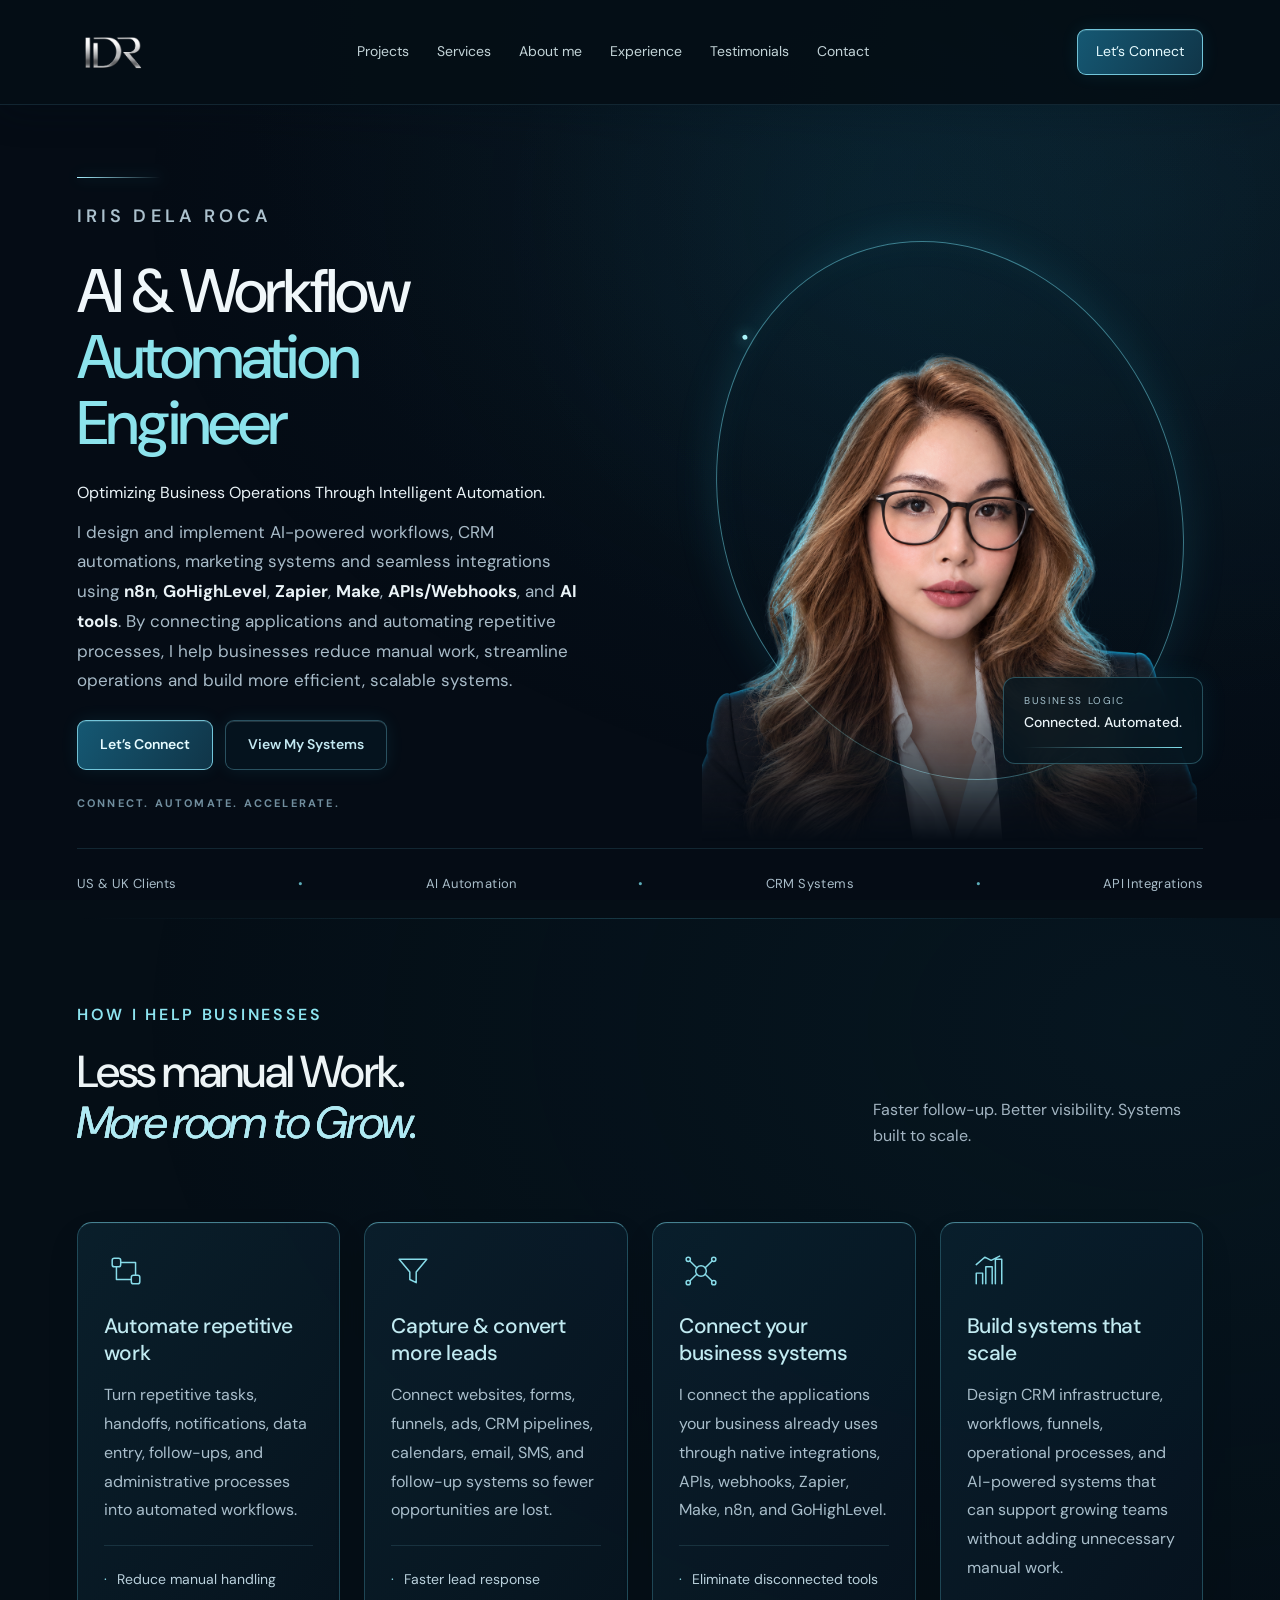
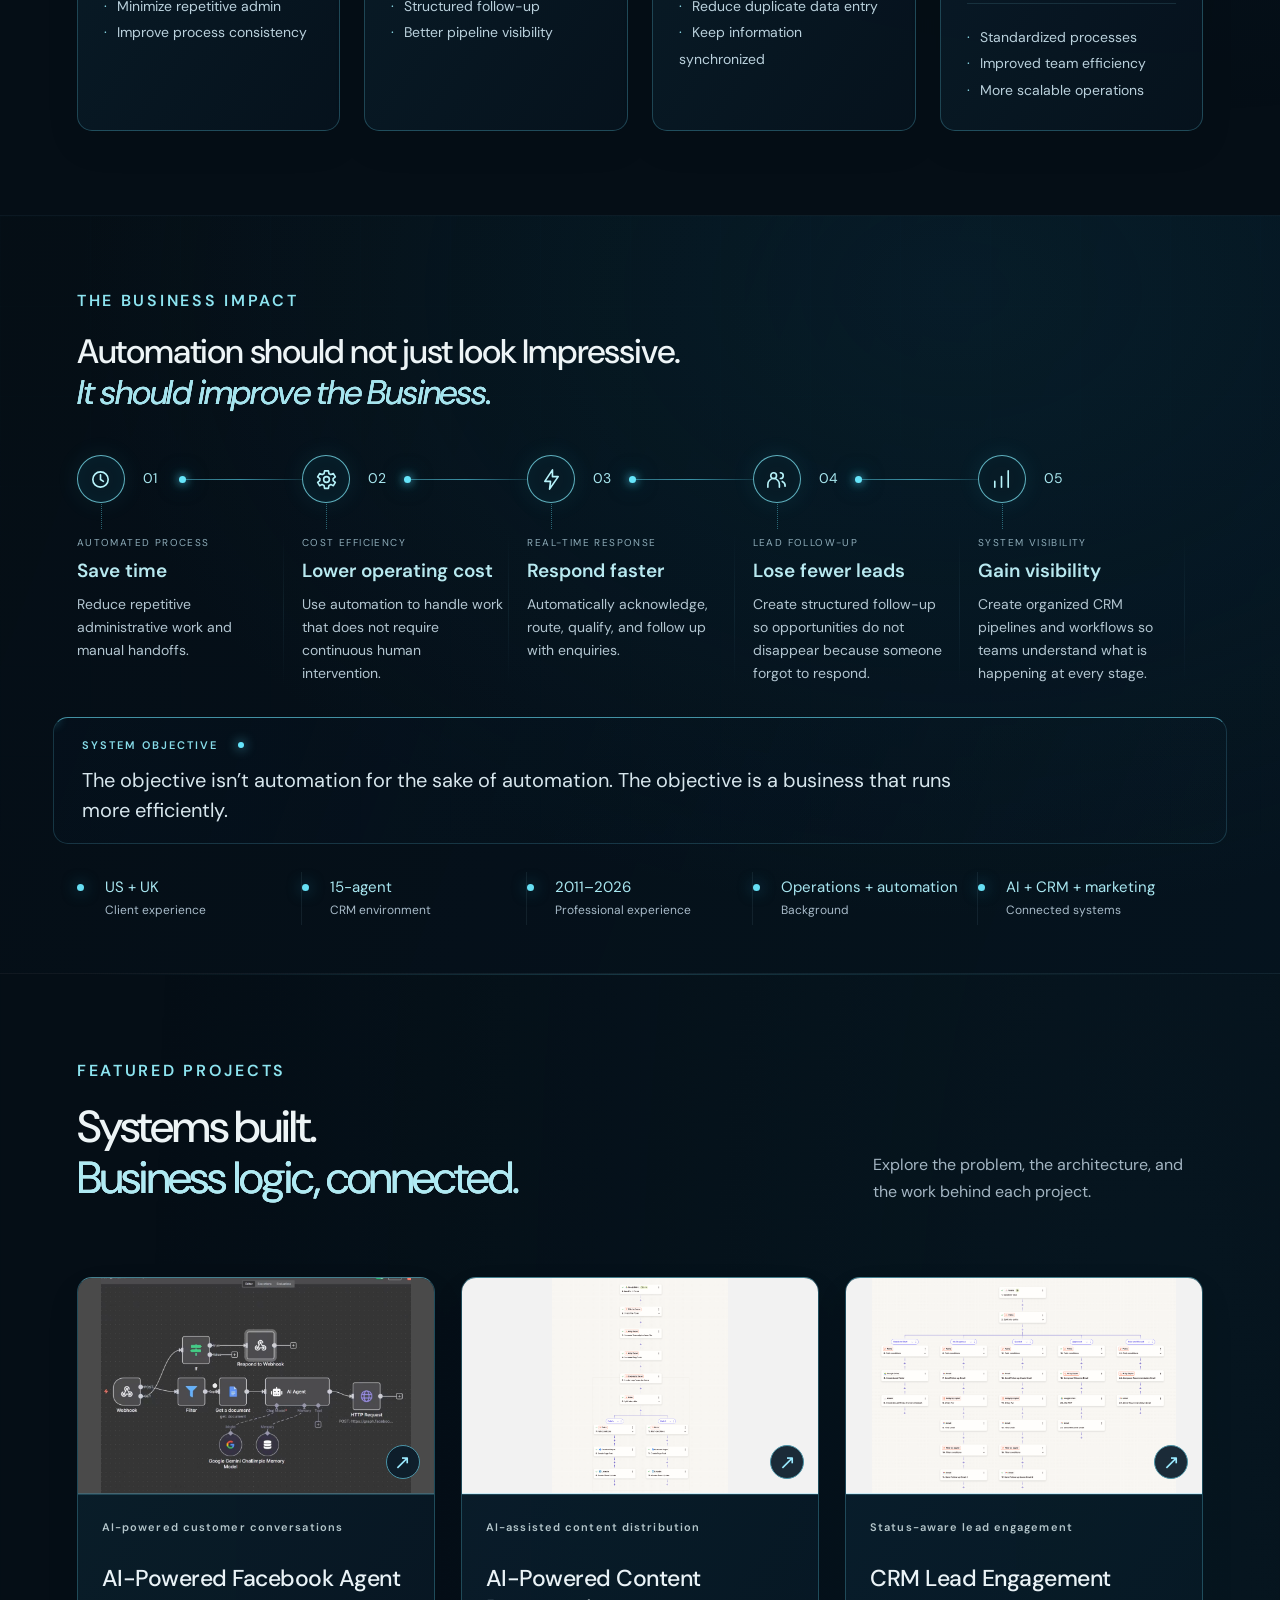
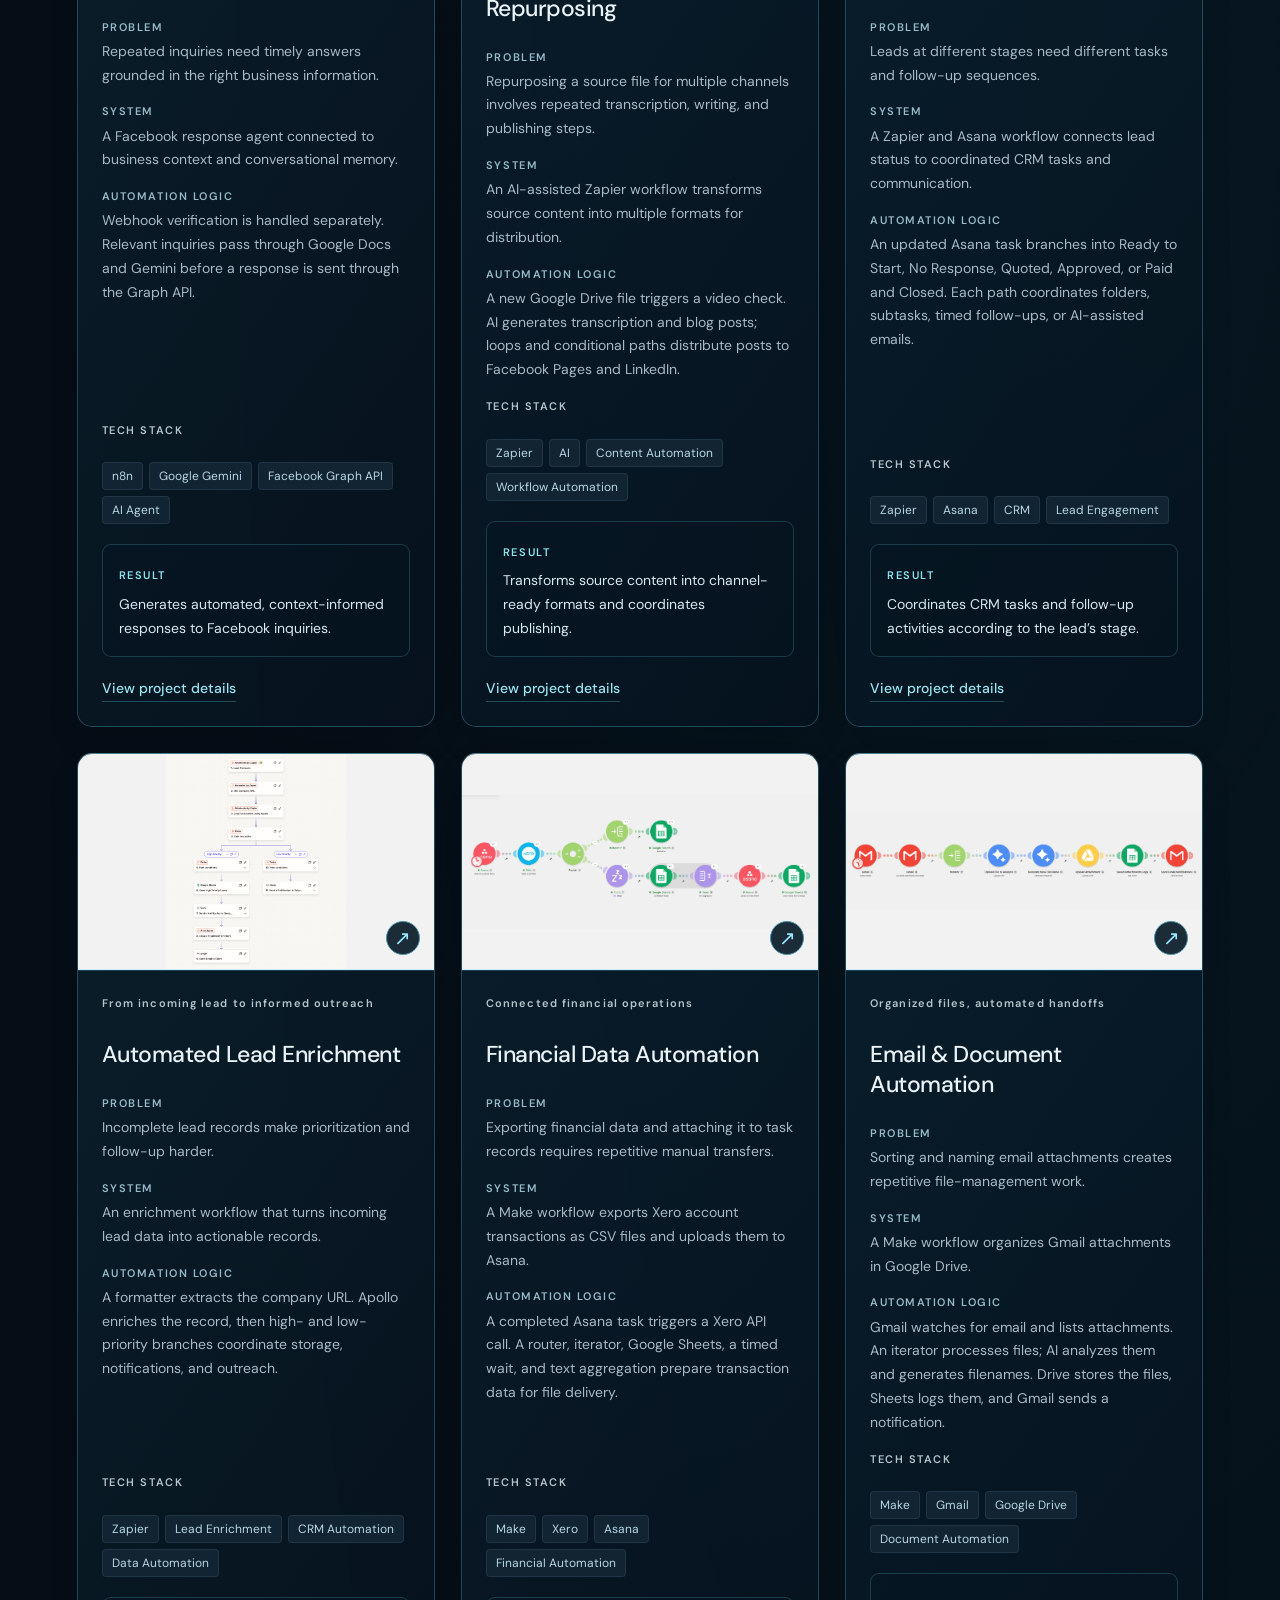
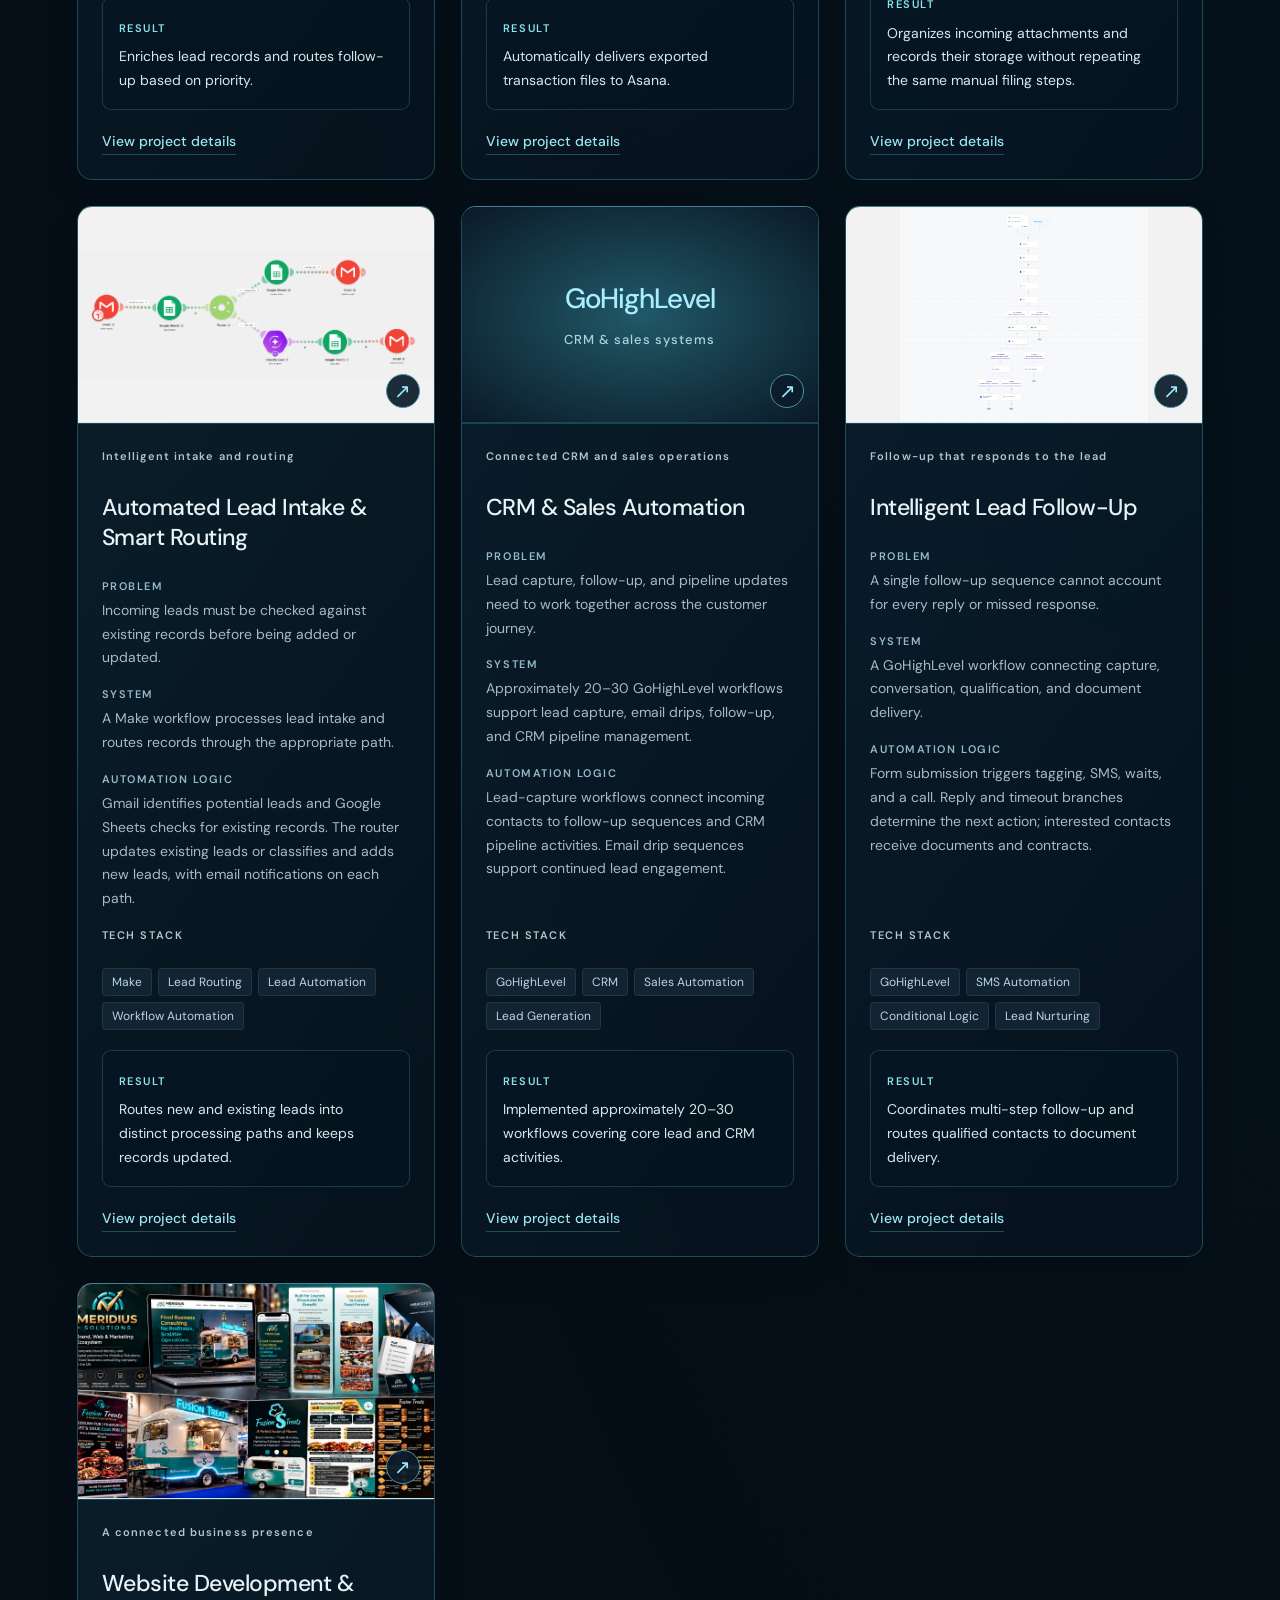
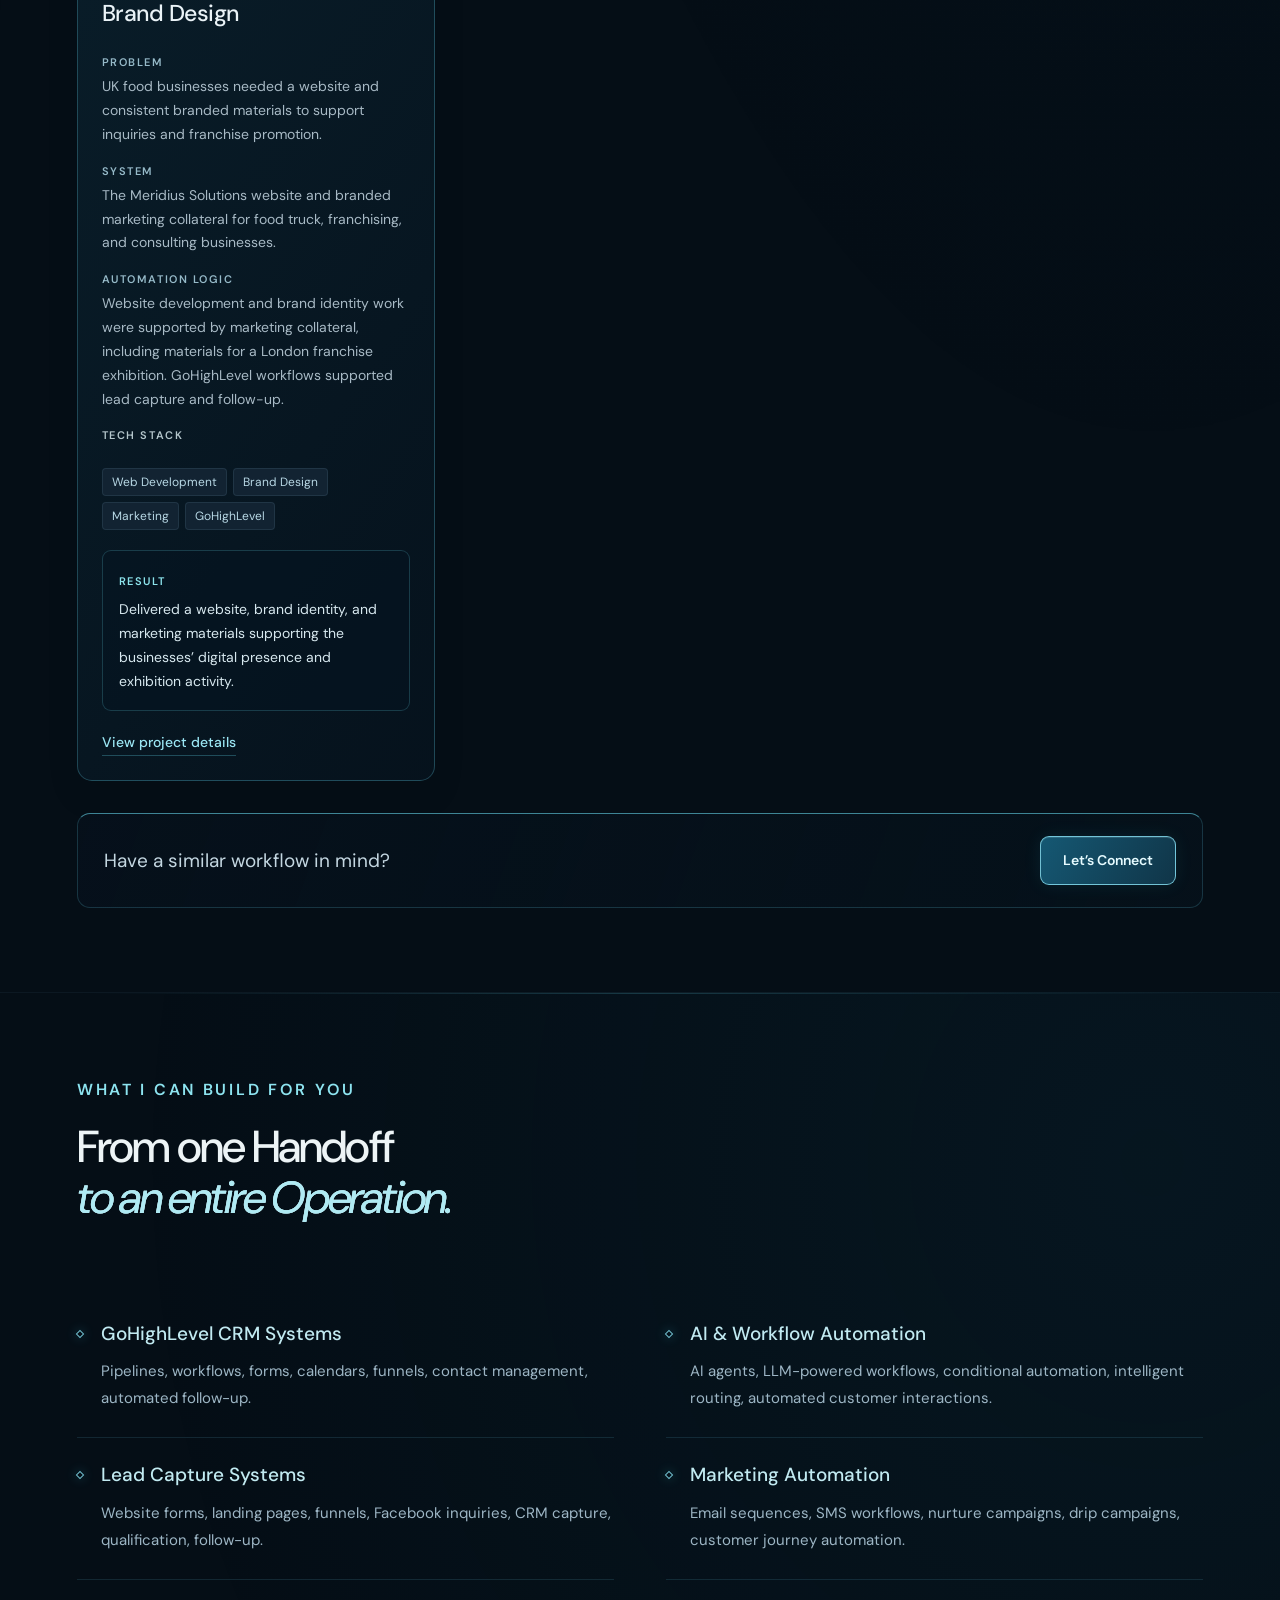
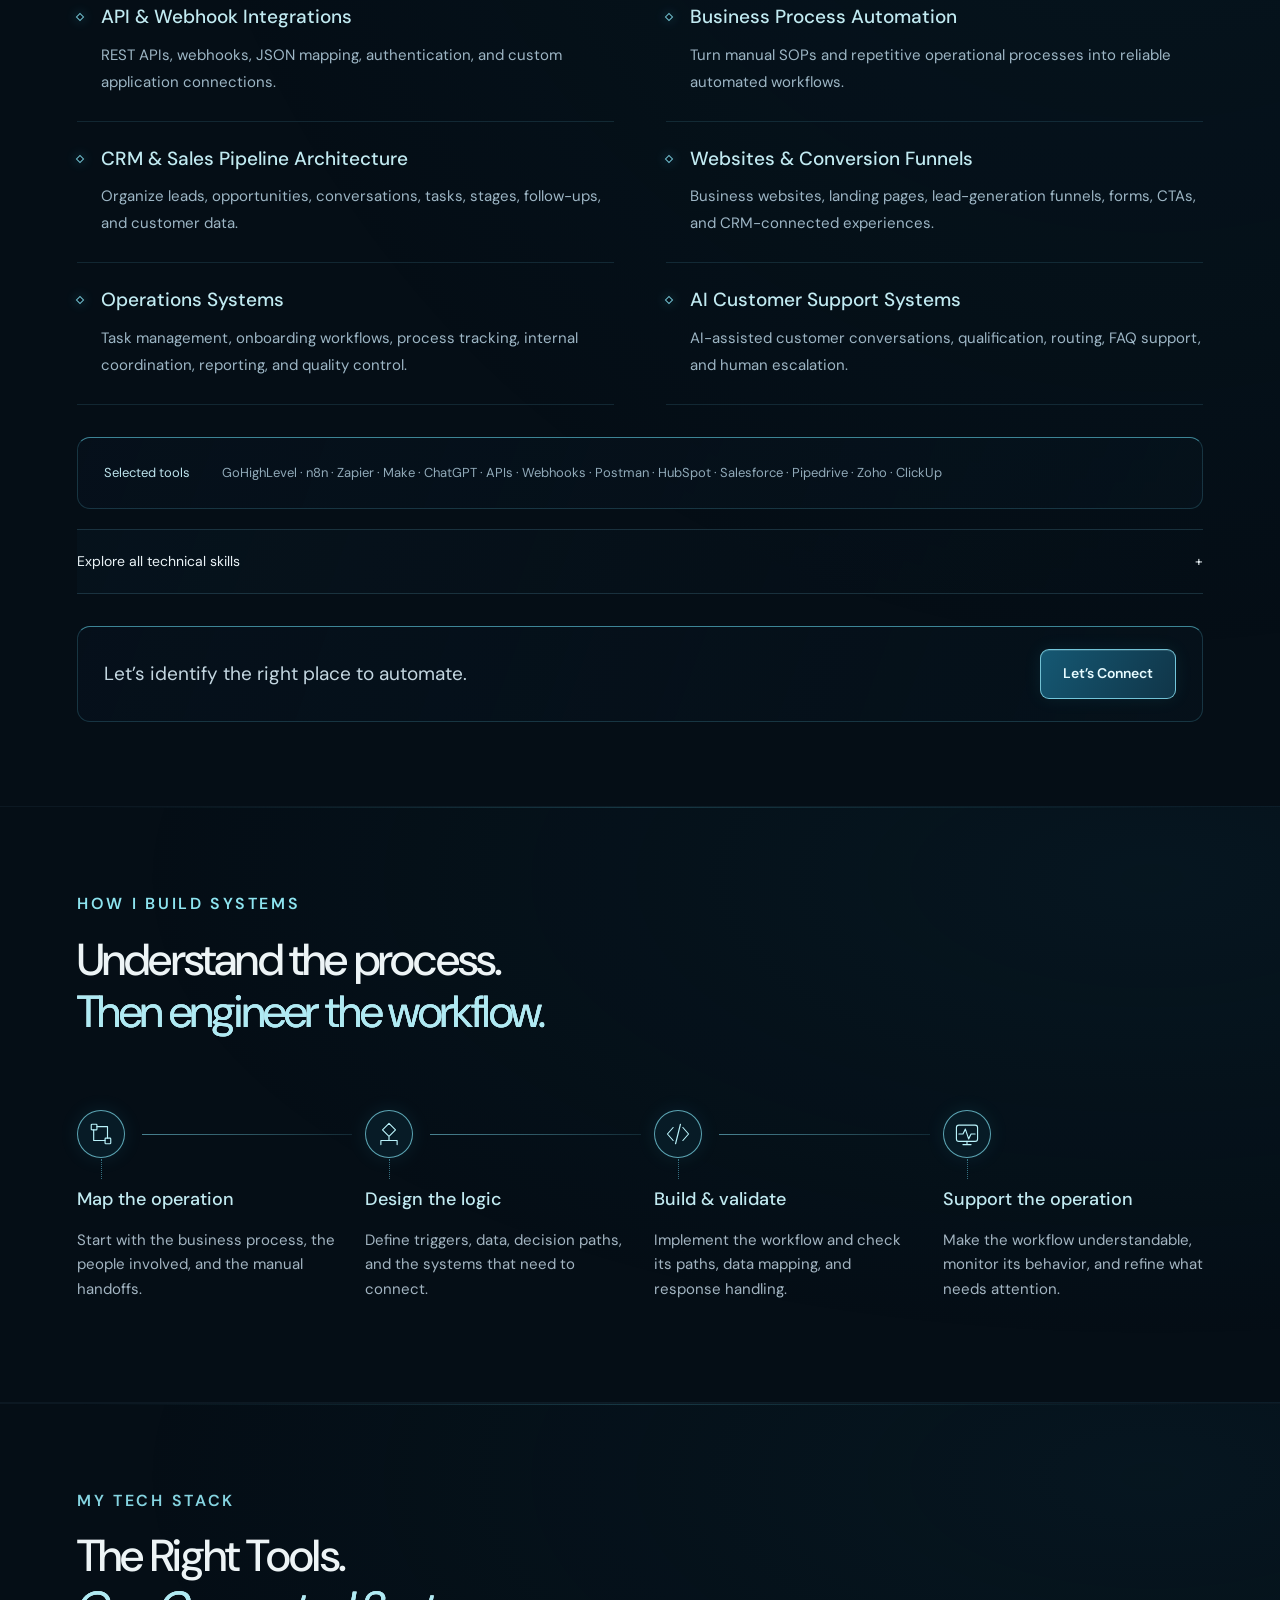
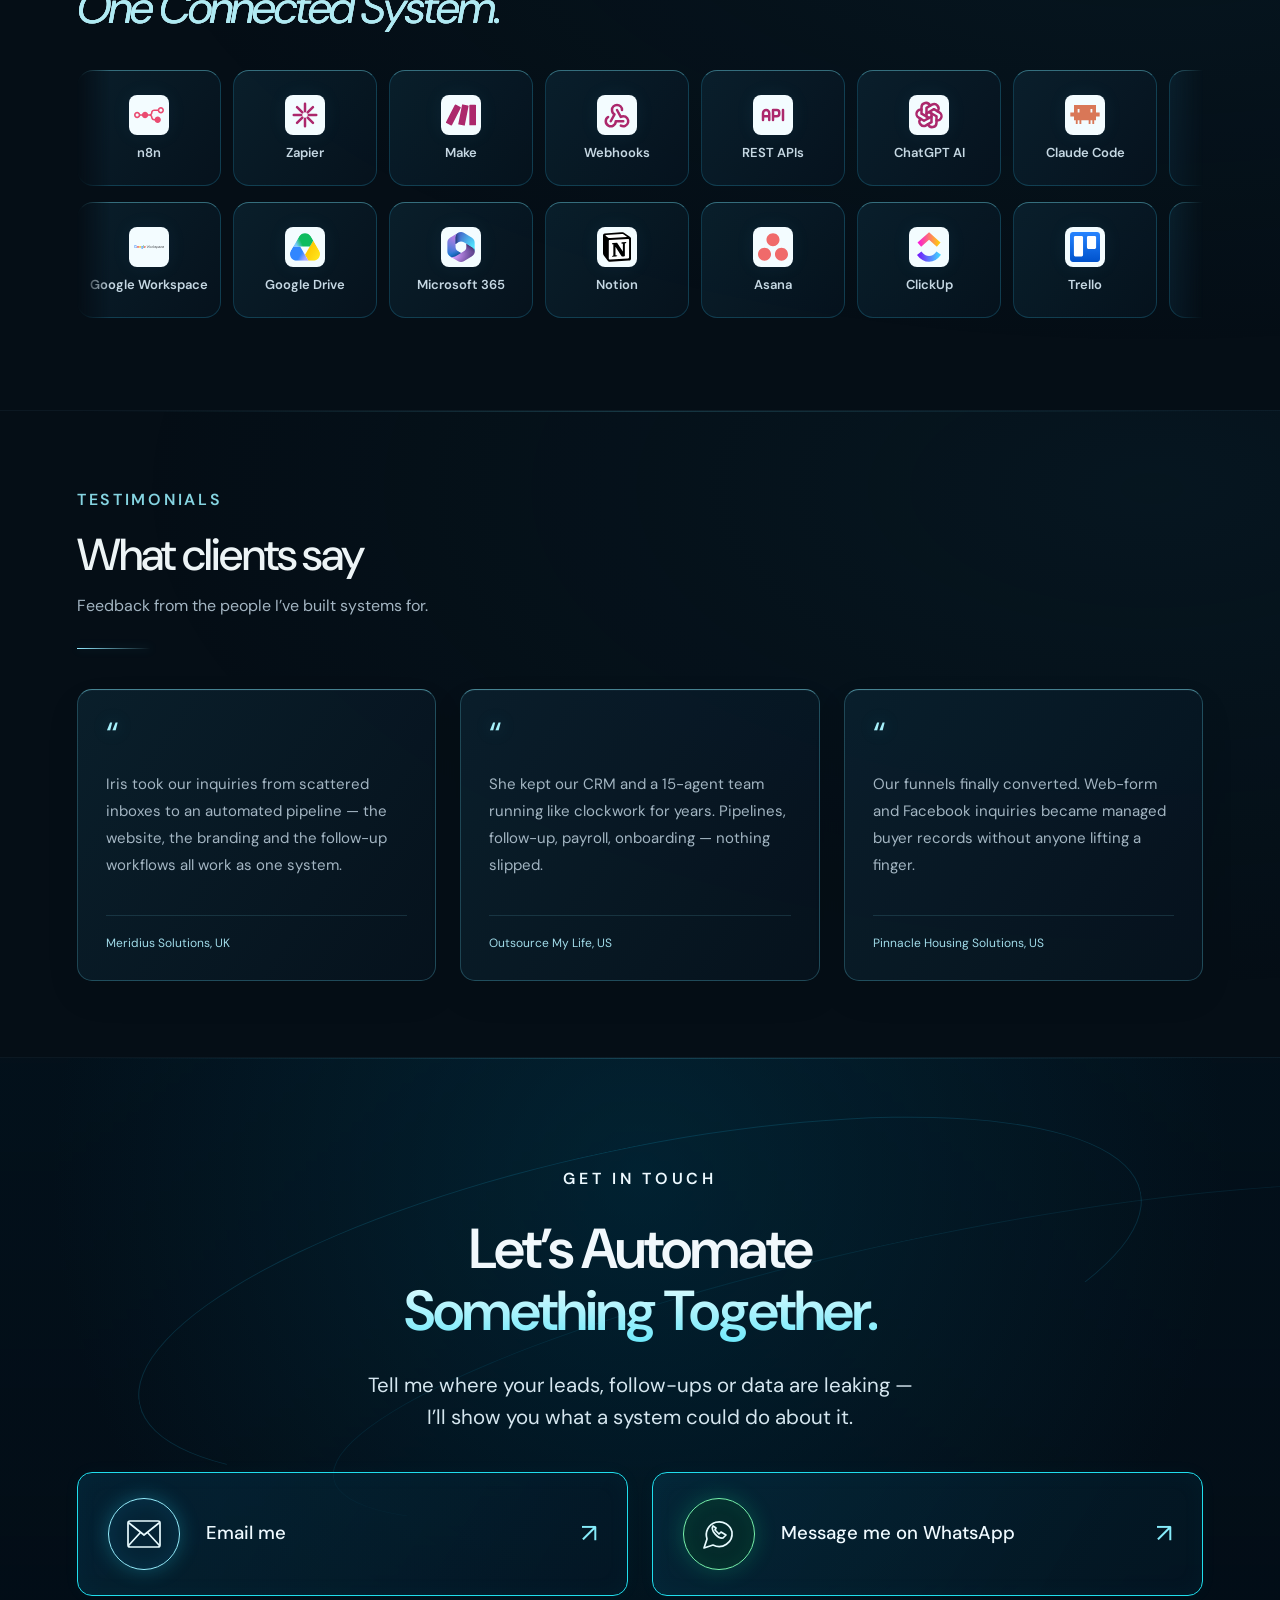
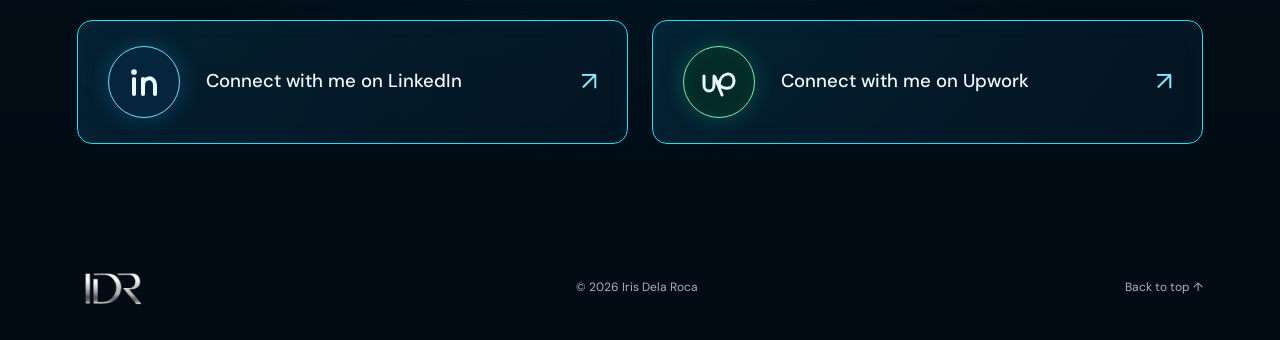
<file: index.html>
<!doctype html><html lang="en"><head><meta charset="utf-8"><meta name="viewport" content="width=device-width,initial-scale=1"><meta name="theme-color" content="#030b16"><title>Iris Dela Roca — AI & Workflow Automation Engineer</title><meta name="description" content="Iris Dela Roca — AI & Workflow Automation Engineer. Explore AI agents, CRM workflows, API integrations, and business automation systems for US and UK clients."><link rel="icon" href="favicon.svg"><link rel="stylesheet" href="style.css?v=cyan-1"><link rel="stylesheet" href="effects.css?v=cyan-1"><link rel="stylesheet" href="hero-cinematic.css?v=3"><link rel="stylesheet" href="layout-refinement.css?v=7"><link rel="stylesheet" href="about-expansion.css?v=3"><link rel="stylesheet" href="business-impact.css?v=1"><link rel="stylesheet" href="connected-theme.css?v=1"><link rel="stylesheet" href="neon-contact.css?v=1"></head><body><div class="ambient-scene" aria-hidden="true"><canvas id="neural-canvas"></canvas><div class="ambient-light"></div></div><a class="skip" href="#main">Skip to content</a><header><a class="signature brand-lockup" href="#" aria-label="Iris Dela Roca home"><img class="brand-logo" src="idr-transparent.png" alt="" width="141" height="106"></a><nav aria-label="Main navigation"><a href="#work">Projects</a><a href="#services">Services</a><a href="about.html">About me</a><a href="about.html#experience">Experience</a><a href="#testimonials">Testimonials</a><a href="#contact">Contact</a></nav><a class="nav-contact" href="#contact">Let’s Connect</a></header><main id="main"><section class="hero premium-hero" aria-labelledby="hero-title"><div class="hero-copy"><p class="eyebrow hero-identity">IRIS DELA ROCA</p><h1 id="hero-title">AI &amp; Workflow<br><span>Automation<br>Engineer</span></h1><p class="hero-subtitle">Optimizing Business Operations Through Intelligent Automation.</p><p class="hero-description">I design and implement AI-powered workflows, CRM automations, marketing systems and seamless integrations using <strong>n8n</strong>, <strong>GoHighLevel</strong>, <strong>Zapier</strong>, <strong>Make</strong>, <strong>APIs/Webhooks</strong>, and <strong>AI tools</strong>. By connecting applications and automating repetitive processes, I help businesses reduce manual work, streamline operations and build more efficient, scalable systems.</p><div class="actions"><a class="button" href="#contact">Let’s Connect</a><a class="button secondary" href="#work">View My Systems</a></div><p class="hero-motto">CONNECT. AUTOMATE. ACCELERATE.</p></div><div class="hero-visual"><div class="portrait-orbit" aria-hidden="true"></div><div class="portrait-frame"><img src="hero-portrait-cinematic.png" alt="Iris Dela Roca, AI and Workflow Automation Engineer" width="1254" height="1254" fetchpriority="high"></div><div class="portrait-caption" aria-hidden="true"><span>BUSINESS LOGIC</span><b>Connected. Automated.</b><div class="signal-line"></div></div></div><div class="credibility-strip"><span class="credibility-item">US &amp; UK Clients</span><span aria-hidden="true">•</span><span class="credibility-item">AI Automation</span><span aria-hidden="true">•</span><span class="credibility-item">CRM Systems</span><span aria-hidden="true">•</span><span class="credibility-item">API Integrations</span></div></section><section id="about-help" class="section about-help"><div class="section-heading"><div><p class="eyebrow">HOW I HELP BUSINESSES</p><h2>Less manual Work.<br><em>More room to Grow.</em></h2></div><p>Faster follow-up. Better visibility. Systems built to scale.</p></div><div class="help-grid"><article class="help-card"><span class="about-icon" aria-hidden="true"><svg viewBox="0 0 32 32" fill="none" stroke="currentColor" stroke-width="1.4" stroke-linecap="round" stroke-linejoin="round"><rect x="3" y="4" width="8" height="8" rx="2"/><rect x="21" y="20" width="8" height="8" rx="2"/><path d="M11 8h14v12M7 12v12h14"/></svg></span><h3>Automate repetitive work</h3><p>Turn repetitive tasks, handoffs, notifications, data entry, follow-ups, and administrative processes into automated workflows.</p><ul><li>Reduce manual handling</li><li>Minimize repetitive admin</li><li>Improve process consistency</li></ul></article><article class="help-card"><span class="about-icon" aria-hidden="true"><svg viewBox="0 0 32 32" fill="none" stroke="currentColor" stroke-width="1.4" stroke-linecap="round" stroke-linejoin="round"><path d="M3 5h26L19 17v10l-6-3v-7z"/></svg></span><h3>Capture &amp; convert more leads</h3><p>Connect websites, forms, funnels, ads, CRM pipelines, calendars, email, SMS, and follow-up systems so fewer opportunities are lost.</p><ul><li>Faster lead response</li><li>Structured follow-up</li><li>Better pipeline visibility</li></ul></article><article class="help-card"><span class="about-icon" aria-hidden="true"><svg viewBox="0 0 32 32" fill="none" stroke="currentColor" stroke-width="1.4" stroke-linecap="round" stroke-linejoin="round"><circle cx="16" cy="16" r="5"/><circle cx="4" cy="5" r="2"/><circle cx="28" cy="5" r="2"/><circle cx="4" cy="27" r="2"/><circle cx="28" cy="27" r="2"/><path d="M6 7l6 6M26 7l-6 6M6 25l6-6M26 25l-6-6"/></svg></span><h3>Connect your business systems</h3><p>I connect the applications your business already uses through native integrations, APIs, webhooks, Zapier, Make, n8n, and GoHighLevel.</p><ul><li>Eliminate disconnected tools</li><li>Reduce duplicate data entry</li><li>Keep information synchronized</li></ul></article><article class="help-card"><span class="about-icon" aria-hidden="true"><svg viewBox="0 0 32 32" fill="none" stroke="currentColor" stroke-width="1.4" stroke-linecap="round" stroke-linejoin="round"><path d="M4 28V18h6v10M13 28V12h6v16M22 28V5h6v23M4 10l8-7 6 3 8-4"/></svg></span><h3>Build systems that scale</h3><p>Design CRM infrastructure, workflows, funnels, operational processes, and AI-powered systems that can support growing teams without adding unnecessary manual work.</p><ul><li>Standardized processes</li><li>Improved team efficiency</li><li>More scalable operations</li></ul></article></div></section><section id="about-impact" class="section about-impact"><div class="section-heading"><div><p class="eyebrow">THE BUSINESS IMPACT</p><h2>Automation should not just look Impressive.<br><em>It should improve the Business.</em></h2></div></div><div class="impact-grid"><article style="--node-delay:0.0s"><div class="impact-node"><span class="impact-icon"><svg viewBox="0 0 24 24" fill="none" stroke="currentColor" stroke-width="1.7" stroke-linecap="round" stroke-linejoin="round" aria-hidden="true"><circle cx="12" cy="12" r="8"/><path d="M12 7v5l3 2"/></svg></span><span class="impact-number">01</span><span class="impact-connector" aria-hidden="true"></span></div><p class="impact-category">AUTOMATED PROCESS</p><h3>Save time</h3><p>Reduce repetitive administrative work and manual handoffs.</p></article><article style="--node-delay:0.7s"><div class="impact-node"><span class="impact-icon"><svg viewBox="0 0 24 24" fill="none" stroke="currentColor" stroke-width="1.7" stroke-linecap="round" stroke-linejoin="round" aria-hidden="true"><path d="m10 3-.6 3-2 .9-2.6-1.1-2 3.4 2.3 1.9v2l-2.3 1.9 2 3.4 2.6-1.1 2 .9.6 3h4l.6-3 2-.9 2.6 1.1 2-3.4-2.3-1.9v-2l2.3-1.9-2-3.4-2.6 1.1-2-.9L14 3z"/><circle cx="12" cy="12" r="3"/></svg></span><span class="impact-number">02</span><span class="impact-connector" aria-hidden="true"></span></div><p class="impact-category">COST EFFICIENCY</p><h3>Lower operating cost</h3><p>Use automation to handle work that does not require continuous human intervention.</p></article><article style="--node-delay:1.4s"><div class="impact-node"><span class="impact-icon"><svg viewBox="0 0 24 24" fill="none" stroke="currentColor" stroke-width="1.7" stroke-linecap="round" stroke-linejoin="round" aria-hidden="true"><path d="m13 2-8 12h6l-1 8 9-13h-6z"/></svg></span><span class="impact-number">03</span><span class="impact-connector" aria-hidden="true"></span></div><p class="impact-category">REAL-TIME RESPONSE</p><h3>Respond faster</h3><p>Automatically acknowledge, route, qualify, and follow up with enquiries.</p></article><article style="--node-delay:2.0999999999999996s"><div class="impact-node"><span class="impact-icon"><svg viewBox="0 0 24 24" fill="none" stroke="currentColor" stroke-width="1.7" stroke-linecap="round" stroke-linejoin="round" aria-hidden="true"><circle cx="9" cy="8" r="3"/><path d="M3 20v-3a6 6 0 0 1 12 0v3M16 5a3 3 0 0 1 0 6m2 3a5 5 0 0 1 3 5"/></svg></span><span class="impact-number">04</span><span class="impact-connector" aria-hidden="true"></span></div><p class="impact-category">LEAD FOLLOW-UP</p><h3>Lose fewer leads</h3><p>Create structured follow-up so opportunities do not disappear because someone forgot to respond.</p></article><article style="--node-delay:2.8s"><div class="impact-node"><span class="impact-icon"><svg viewBox="0 0 24 24" fill="none" stroke="currentColor" stroke-width="1.7" stroke-linecap="round" stroke-linejoin="round" aria-hidden="true"><path d="M5 20v-6m7 6V9m7 11V3"/></svg></span><span class="impact-number">05</span><span class="impact-connector" aria-hidden="true"></span></div><p class="impact-category">SYSTEM VISIBILITY</p><h3>Gain visibility</h3><p>Create organized CRM pipelines and workflows so teams understand what is happening at every stage.</p></article></div><div class="impact-objective-panel"><p class="objective-label">SYSTEM OBJECTIVE<span aria-hidden="true"></span></p><p class="impact-objective">The objective isn’t automation for the sake of automation. The objective is a business that runs more efficiently.</p></div><div class="credibility-highlights"><p>US + UK<br><span>Client experience</span></p><p>15-agent<br><span>CRM environment</span></p><p>2011–2026<br><span>Professional experience</span></p><p>Operations + automation<br><span>Background</span></p><p>AI + CRM + marketing<br><span>Connected systems</span></p></div></section><section id="work" class="section"><div class="section-heading"><div><p class="eyebrow">FEATURED PROJECTS</p><h2>Systems built.<br><em>Business logic, connected.</em></h2></div><p>Explore the problem, the architecture, and the work behind each project.</p></div><div class="project-grid all-projects"><article class="project-card detailed-project"><button type="button" class="project-preview" data-project="facebook-agent" aria-label="Open AI-Powered Facebook Agent"><img loading="lazy" src="facebook-agent.png" alt="AI-Powered Facebook Agent full workflow"><span class="project-expand" aria-hidden="true">↗</span></button><div class="project-card-body case-copy"><p class="eyebrow">AI-powered customer conversations</p><h3>AI-Powered Facebook Agent</h3><dl><div><dt>Problem</dt><dd>Repeated inquiries need timely answers grounded in the right business information.</dd></div><div><dt>System</dt><dd>A Facebook response agent connected to business context and conversational memory.</dd></div><div><dt>Automation logic</dt><dd>Webhook verification is handled separately. Relevant inquiries pass through Google Docs and Gemini before a response is sent through the Graph API.</dd></div></dl><p class="case-label">Tech stack</p><ul class="project-tags" aria-label="Technologies"><li>n8n</li><li>Google Gemini</li><li>Facebook Graph API</li><li>AI Agent</li></ul><div class="case-result"><span>Result</span><p>Generates automated, context-informed responses to Facebook inquiries.</p></div><button type="button" class="project-open" data-project="facebook-agent">View project details</button></div></article><article class="project-card detailed-project"><button type="button" class="project-preview" data-project="content-repurposing" aria-label="Open AI-Powered Content Repurposing"><img loading="lazy" src="content-repurposing.png" alt="AI-Powered Content Repurposing full workflow"><span class="project-expand" aria-hidden="true">↗</span></button><div class="project-card-body case-copy"><p class="eyebrow">AI-assisted content distribution</p><h3>AI-Powered Content Repurposing</h3><dl><div><dt>Problem</dt><dd>Repurposing a source file for multiple channels involves repeated transcription, writing, and publishing steps.</dd></div><div><dt>System</dt><dd>An AI-assisted Zapier workflow transforms source content into multiple formats for distribution.</dd></div><div><dt>Automation logic</dt><dd>A new Google Drive file triggers a video check. AI generates transcription and blog posts; loops and conditional paths distribute posts to Facebook Pages and LinkedIn.</dd></div></dl><p class="case-label">Tech stack</p><ul class="project-tags" aria-label="Technologies"><li>Zapier</li><li>AI</li><li>Content Automation</li><li>Workflow Automation</li></ul><div class="case-result"><span>Result</span><p>Transforms source content into channel-ready formats and coordinates publishing.</p></div><button type="button" class="project-open" data-project="content-repurposing">View project details</button></div></article><article class="project-card detailed-project"><button type="button" class="project-preview" data-project="crm-lead-engagement" aria-label="Open CRM Lead Engagement"><img loading="lazy" src="crm-lead-engagement.png" alt="CRM Lead Engagement full workflow"><span class="project-expand" aria-hidden="true">↗</span></button><div class="project-card-body case-copy"><p class="eyebrow">Status-aware lead engagement</p><h3>CRM Lead Engagement</h3><dl><div><dt>Problem</dt><dd>Leads at different stages need different tasks and follow-up sequences.</dd></div><div><dt>System</dt><dd>A Zapier and Asana workflow connects lead status to coordinated CRM tasks and communication.</dd></div><div><dt>Automation logic</dt><dd>An updated Asana task branches into Ready to Start, No Response, Quoted, Approved, or Paid and Closed. Each path coordinates folders, subtasks, timed follow-ups, or AI-assisted emails.</dd></div></dl><p class="case-label">Tech stack</p><ul class="project-tags" aria-label="Technologies"><li>Zapier</li><li>Asana</li><li>CRM</li><li>Lead Engagement</li></ul><div class="case-result"><span>Result</span><p>Coordinates CRM tasks and follow-up activities according to the lead’s stage.</p></div><button type="button" class="project-open" data-project="crm-lead-engagement">View project details</button></div></article><article class="project-card detailed-project"><button type="button" class="project-preview" data-project="lead-enrichment" aria-label="Open Automated Lead Enrichment"><img loading="lazy" src="lead-enrichment.png" alt="Automated Lead Enrichment full workflow"><span class="project-expand" aria-hidden="true">↗</span></button><div class="project-card-body case-copy"><p class="eyebrow">From incoming lead to informed outreach</p><h3>Automated Lead Enrichment</h3><dl><div><dt>Problem</dt><dd>Incomplete lead records make prioritization and follow-up harder.</dd></div><div><dt>System</dt><dd>An enrichment workflow that turns incoming lead data into actionable records.</dd></div><div><dt>Automation logic</dt><dd>A formatter extracts the company URL. Apollo enriches the record, then high- and low-priority branches coordinate storage, notifications, and outreach.</dd></div></dl><p class="case-label">Tech stack</p><ul class="project-tags" aria-label="Technologies"><li>Zapier</li><li>Lead Enrichment</li><li>CRM Automation</li><li>Data Automation</li></ul><div class="case-result"><span>Result</span><p>Enriches lead records and routes follow-up based on priority.</p></div><button type="button" class="project-open" data-project="lead-enrichment">View project details</button></div></article><article class="project-card detailed-project"><button type="button" class="project-preview" data-project="financial-data" aria-label="Open Financial Data Automation"><img loading="lazy" src="financial-data.png" alt="Financial Data Automation full workflow"><span class="project-expand" aria-hidden="true">↗</span></button><div class="project-card-body case-copy"><p class="eyebrow">Connected financial operations</p><h3>Financial Data Automation</h3><dl><div><dt>Problem</dt><dd>Exporting financial data and attaching it to task records requires repetitive manual transfers.</dd></div><div><dt>System</dt><dd>A Make workflow exports Xero account transactions as CSV files and uploads them to Asana.</dd></div><div><dt>Automation logic</dt><dd>A completed Asana task triggers a Xero API call. A router, iterator, Google Sheets, a timed wait, and text aggregation prepare transaction data for file delivery.</dd></div></dl><p class="case-label">Tech stack</p><ul class="project-tags" aria-label="Technologies"><li>Make</li><li>Xero</li><li>Asana</li><li>Financial Automation</li></ul><div class="case-result"><span>Result</span><p>Automatically delivers exported transaction files to Asana.</p></div><button type="button" class="project-open" data-project="financial-data">View project details</button></div></article><article class="project-card detailed-project"><button type="button" class="project-preview" data-project="email-documents" aria-label="Open Email &amp; Document Automation"><img loading="lazy" src="email-documents.png" alt="Email &amp; Document Automation full workflow"><span class="project-expand" aria-hidden="true">↗</span></button><div class="project-card-body case-copy"><p class="eyebrow">Organized files, automated handoffs</p><h3>Email &amp; Document Automation</h3><dl><div><dt>Problem</dt><dd>Sorting and naming email attachments creates repetitive file-management work.</dd></div><div><dt>System</dt><dd>A Make workflow organizes Gmail attachments in Google Drive.</dd></div><div><dt>Automation logic</dt><dd>Gmail watches for email and lists attachments. An iterator processes files; AI analyzes them and generates filenames. Drive stores the files, Sheets logs them, and Gmail sends a notification.</dd></div></dl><p class="case-label">Tech stack</p><ul class="project-tags" aria-label="Technologies"><li>Make</li><li>Gmail</li><li>Google Drive</li><li>Document Automation</li></ul><div class="case-result"><span>Result</span><p>Organizes incoming attachments and records their storage without repeating the same manual filing steps.</p></div><button type="button" class="project-open" data-project="email-documents">View project details</button></div></article><article class="project-card detailed-project"><button type="button" class="project-preview" data-project="lead-routing" aria-label="Open Automated Lead Intake &amp; Smart Routing"><img loading="lazy" src="lead-routing.png" alt="Automated Lead Intake &amp; Smart Routing full workflow"><span class="project-expand" aria-hidden="true">↗</span></button><div class="project-card-body case-copy"><p class="eyebrow">Intelligent intake and routing</p><h3>Automated Lead Intake &amp; Smart Routing</h3><dl><div><dt>Problem</dt><dd>Incoming leads must be checked against existing records before being added or updated.</dd></div><div><dt>System</dt><dd>A Make workflow processes lead intake and routes records through the appropriate path.</dd></div><div><dt>Automation logic</dt><dd>Gmail identifies potential leads and Google Sheets checks for existing records. The router updates existing leads or classifies and adds new leads, with email notifications on each path.</dd></div></dl><p class="case-label">Tech stack</p><ul class="project-tags" aria-label="Technologies"><li>Make</li><li>Lead Routing</li><li>Lead Automation</li><li>Workflow Automation</li></ul><div class="case-result"><span>Result</span><p>Routes new and existing leads into distinct processing paths and keeps records updated.</p></div><button type="button" class="project-open" data-project="lead-routing">View project details</button></div></article><article class="project-card detailed-project"><button type="button" class="project-preview" data-project="crm-sales" aria-label="Open CRM &amp; Sales Automation"><div class="project-wordmark">GoHighLevel<span>CRM &amp; sales systems</span></div><span class="project-expand" aria-hidden="true">↗</span></button><div class="project-card-body case-copy"><p class="eyebrow">Connected CRM and sales operations</p><h3>CRM &amp; Sales Automation</h3><dl><div><dt>Problem</dt><dd>Lead capture, follow-up, and pipeline updates need to work together across the customer journey.</dd></div><div><dt>System</dt><dd>Approximately 20–30 GoHighLevel workflows support lead capture, email drips, follow-up, and CRM pipeline management.</dd></div><div><dt>Automation logic</dt><dd>Lead-capture workflows connect incoming contacts to follow-up sequences and CRM pipeline activities. Email drip sequences support continued lead engagement.</dd></div></dl><p class="case-label">Tech stack</p><ul class="project-tags" aria-label="Technologies"><li>GoHighLevel</li><li>CRM</li><li>Sales Automation</li><li>Lead Generation</li></ul><div class="case-result"><span>Result</span><p>Implemented approximately 20–30 workflows covering core lead and CRM activities.</p></div><button type="button" class="project-open" data-project="crm-sales">View project details</button></div></article><article class="project-card detailed-project"><button type="button" class="project-preview" data-project="intelligent-follow-up" aria-label="Open Intelligent Lead Follow-Up"><img loading="lazy" src="intelligent-follow-up.png" alt="Intelligent Lead Follow-Up full workflow"><span class="project-expand" aria-hidden="true">↗</span></button><div class="project-card-body case-copy"><p class="eyebrow">Follow-up that responds to the lead</p><h3>Intelligent Lead Follow-Up</h3><dl><div><dt>Problem</dt><dd>A single follow-up sequence cannot account for every reply or missed response.</dd></div><div><dt>System</dt><dd>A GoHighLevel workflow connecting capture, conversation, qualification, and document delivery.</dd></div><div><dt>Automation logic</dt><dd>Form submission triggers tagging, SMS, waits, and a call. Reply and timeout branches determine the next action; interested contacts receive documents and contracts.</dd></div></dl><p class="case-label">Tech stack</p><ul class="project-tags" aria-label="Technologies"><li>GoHighLevel</li><li>SMS Automation</li><li>Conditional Logic</li><li>Lead Nurturing</li></ul><div class="case-result"><span>Result</span><p>Coordinates multi-step follow-up and routes qualified contacts to document delivery.</p></div><button type="button" class="project-open" data-project="intelligent-follow-up">View project details</button></div></article><article class="project-card detailed-project"><button type="button" class="project-preview" data-project="website-brand" aria-label="Open Website Development &amp; Brand Design"><img loading="lazy" src="meridius-brand.png" alt="Meridius Solutions and Fusion Treats website, branding and marketing portfolio"><span class="project-expand" aria-hidden="true">↗</span></button><div class="project-card-body case-copy"><p class="eyebrow">A connected business presence</p><h3>Website Development &amp; Brand Design</h3><dl><div><dt>Problem</dt><dd>UK food businesses needed a website and consistent branded materials to support inquiries and franchise promotion.</dd></div><div><dt>System</dt><dd>The Meridius Solutions website and branded marketing collateral for food truck, franchising, and consulting businesses.</dd></div><div><dt>Automation logic</dt><dd>Website development and brand identity work were supported by marketing collateral, including materials for a London franchise exhibition. GoHighLevel workflows supported lead capture and follow-up.</dd></div></dl><p class="case-label">Tech stack</p><ul class="project-tags" aria-label="Technologies"><li>Web Development</li><li>Brand Design</li><li>Marketing</li><li>GoHighLevel</li></ul><div class="case-result"><span>Result</span><p>Delivered a website, brand identity, and marketing materials supporting the businesses’ digital presence and exhibition activity.</p></div><button type="button" class="project-open" data-project="website-brand">View project details</button></div></article></div><div class="context-cta"><p>Have a similar workflow in mind?</p><a class="button" href="#contact">Let’s Connect</a></div></section><section id="services" class="section about-build"><div class="section-heading"><div><p class="eyebrow">WHAT I CAN BUILD FOR YOU</p><h2>From one Handoff<br><em>to an entire Operation.</em></h2></div></div><div class="build-grid"><article class="build-item"><span class="build-dot" aria-hidden="true"></span><h3>GoHighLevel CRM Systems</h3><p>Pipelines, workflows, forms, calendars, funnels, contact management, automated follow-up.</p></article><article class="build-item"><span class="build-dot" aria-hidden="true"></span><h3>AI &amp; Workflow Automation</h3><p>AI agents, LLM-powered workflows, conditional automation, intelligent routing, automated customer interactions.</p></article><article class="build-item"><span class="build-dot" aria-hidden="true"></span><h3>Lead Capture Systems</h3><p>Website forms, landing pages, funnels, Facebook inquiries, CRM capture, qualification, follow-up.</p></article><article class="build-item"><span class="build-dot" aria-hidden="true"></span><h3>Marketing Automation</h3><p>Email sequences, SMS workflows, nurture campaigns, drip campaigns, customer journey automation.</p></article><article class="build-item"><span class="build-dot" aria-hidden="true"></span><h3>API &amp; Webhook Integrations</h3><p>REST APIs, webhooks, JSON mapping, authentication, and custom application connections.</p></article><article class="build-item"><span class="build-dot" aria-hidden="true"></span><h3>Business Process Automation</h3><p>Turn manual SOPs and repetitive operational processes into reliable automated workflows.</p></article><article class="build-item"><span class="build-dot" aria-hidden="true"></span><h3>CRM &amp; Sales Pipeline Architecture</h3><p>Organize leads, opportunities, conversations, tasks, stages, follow-ups, and customer data.</p></article><article class="build-item"><span class="build-dot" aria-hidden="true"></span><h3>Websites &amp; Conversion Funnels</h3><p>Business websites, landing pages, lead-generation funnels, forms, CTAs, and CRM-connected experiences.</p></article><article class="build-item"><span class="build-dot" aria-hidden="true"></span><h3>Operations Systems</h3><p>Task management, onboarding workflows, process tracking, internal coordination, reporting, and quality control.</p></article><article class="build-item"><span class="build-dot" aria-hidden="true"></span><h3>AI Customer Support Systems</h3><p>AI-assisted customer conversations, qualification, routing, FAQ support, and human escalation.</p></article></div><div class="tool-reference"><span>Selected tools</span><p>GoHighLevel · n8n · Zapier · Make · ChatGPT · APIs · Webhooks · Postman · HubSpot · Salesforce · Pipedrive · Zoho · ClickUp</p></div><details class="skills"><summary>Explore all technical skills <span>+</span></summary><div><p>AI &amp; Workflow Automation: n8n, GoHighLevel, Zapier, Make, ChatGPT, AI agents, multi-step workflows, conditional logic, automated lead nurturing, LLM-powered customer support, AI workflow development.</p><p>CRM &amp; Sales Automation: GoHighLevel, Podio, REISift, REsimpli, CRM administration, sales pipeline configuration, lead capture, contact management, automated follow-up.</p><p>API &amp; Integrations: REST APIs, webhooks, OAuth/API authentication, JSON data mapping, Postman.</p><p>Marketing Automation &amp; Web Development: GoHighLevel marketing funnels, lead-generation forms, email and SMS automation, Hostinger, website development, social media management, graphic design, email drip sequences, conditional workflows.</p><p>Operations &amp; Quality Assurance: ClickUp, team onboarding, workflow coordination, process monitoring, troubleshooting, transaction tracking, invoicing and payroll administration.</p><p>Business Applications: HubSpot, Salesforce, Pipedrive, Zoho, Asana, Monday.com, Mojo Dialer, Batch Dialer, Lead Sherpa, RingCentral, Dialpad.</p></div></details><div class="context-cta"><p>Let’s identify the right place to automate.</p><a class="button" href="#contact">Let’s Connect</a></div></section><section id="process" class="section process-section"><div class="section-heading"><div><p class="eyebrow">HOW I BUILD SYSTEMS</p><h2>Understand the process.<br><em>Then engineer the workflow.</em></h2></div></div><ol class="process-grid"><li><span class="process-icon" aria-hidden="true"><svg viewBox="0 0 32 32" fill="none" stroke="currentColor" stroke-width="1.4" stroke-linecap="round" stroke-linejoin="round"><rect x="4" y="4" width="7" height="7" rx="1"/><rect x="21" y="21" width="7" height="7" rx="1"/><path d="M11 7h13v14M7 11v13h14"/></svg></span><h3>Map the operation</h3><p>Start with the business process, the people involved, and the manual handoffs.</p></li><li><span class="process-icon" aria-hidden="true"><svg viewBox="0 0 32 32" fill="none" stroke="currentColor" stroke-width="1.4" stroke-linecap="round" stroke-linejoin="round"><path d="M16 3l8 8-8 8-8-8zM16 19v5M6 24h20M6 24v5M26 24v5"/></svg></span><h3>Design the logic</h3><p>Define triggers, data, decision paths, and the systems that need to connect.</p></li><li><span class="process-icon" aria-hidden="true"><svg viewBox="0 0 32 32" fill="none" stroke="currentColor" stroke-width="1.4" stroke-linecap="round" stroke-linejoin="round"><path d="M10 8l-7 8 7 8M22 8l7 8-7 8M19 4l-6 24"/></svg></span><h3>Build &amp; validate</h3><p>Implement the workflow and check its paths, data mapping, and response handling.</p></li><li><span class="process-icon" aria-hidden="true"><svg viewBox="0 0 32 32" fill="none" stroke="currentColor" stroke-width="1.4" stroke-linecap="round" stroke-linejoin="round"><rect x="3" y="5" width="26" height="20" rx="3"/><path d="M6 16h5l3-6 4 12 3-6h5M11 29h10M16 25v4"/></svg></span><h3>Support the operation</h3><p>Make the workflow understandable, monitor its behavior, and refine what needs attention.</p></li></ol></section><section class="tech-stack section" aria-labelledby="stack-title"><div class="stack-heading"><p class="eyebrow">MY TECH STACK</p><h2 id="stack-title">The Right Tools.<br><em>One Connected System.</em></h2></div><div class="stack-rows"><div class="stack-window"><div class="stack-track track-0"><ul class="stack-group"><li class="stack-card"><span class="stack-logo"><img src="01-n8n.svg" alt="" width="44" height="44" loading="eager"></span><span class="stack-name">n8n</span></li><li class="stack-card"><span class="stack-logo"><img src="02-zapier.svg" alt="" width="44" height="44" loading="eager"></span><span class="stack-name">Zapier</span></li><li class="stack-card"><span class="stack-logo"><img src="03-make.svg" alt="" width="44" height="44" loading="eager"></span><span class="stack-name">Make</span></li><li class="stack-card"><span class="stack-logo"><img src="04-webhooks.svg" alt="" width="44" height="44" loading="eager"></span><span class="stack-name">Webhooks</span></li><li class="stack-card"><span class="stack-logo"><img src="05-rest-apis.svg" alt="" width="44" height="44" loading="eager"></span><span class="stack-name">REST APIs</span></li><li class="stack-card"><span class="stack-logo"><img src="06-chatgpt-ai.svg" alt="" width="44" height="44" loading="eager"></span><span class="stack-name">ChatGPT AI</span></li><li class="stack-card"><span class="stack-logo"><img src="07-claude-code.svg" alt="" width="44" height="44" loading="eager"></span><span class="stack-name">Claude Code</span></li><li class="stack-card"><span class="stack-logo"><img src="08-gemini.svg" alt="" width="44" height="44" loading="eager"></span><span class="stack-name">Gemini</span></li><li class="stack-card"><span class="stack-logo"><img src="09-grok-ai.svg" alt="" width="44" height="44" loading="eager"></span><span class="stack-name">Grok AI</span></li><li class="stack-card"><span class="stack-logo"><img src="10-deepseek.svg" alt="" width="44" height="44" loading="eager"></span><span class="stack-name">DeepSeek</span></li><li class="stack-card"><span class="stack-logo"><img src="11-elevenlabs.svg" alt="" width="44" height="44" loading="eager"></span><span class="stack-name">ElevenLabs</span></li><li class="stack-card"><span class="stack-logo"><img src="12-vapi.svg" alt="" width="44" height="44" loading="eager"></span><span class="stack-name">Vapi</span></li><li class="stack-card"><span class="stack-logo"><img src="gohighlevel.png" alt="" width="44" height="44" loading="eager"></span><span class="stack-name">GoHighLevel</span></li><li class="stack-card"><span class="stack-logo"><img src="14-pipedrive.svg" alt="" width="44" height="44" loading="eager"></span><span class="stack-name">Pipedrive</span></li><li class="stack-card"><span class="stack-logo"><img src="15-apollo-io.svg" alt="" width="44" height="44" loading="eager"></span><span class="stack-name">Apollo.io</span></li><li class="stack-card"><span class="stack-logo"><img src="16-servicem8.png" alt="" width="44" height="44" loading="eager"></span><span class="stack-name">ServiceM8</span></li><li class="stack-card"><span class="stack-logo"><img src="17-github.svg" alt="" width="44" height="44" loading="eager"></span><span class="stack-name">GitHub</span></li><li class="stack-card"><span class="stack-logo"><img src="18-cloudflare.svg" alt="" width="44" height="44" loading="eager"></span><span class="stack-name">Cloudflare</span></li><li class="stack-card"><span class="stack-logo"><img src="19-supabase.svg" alt="" width="44" height="44" loading="eager"></span><span class="stack-name">Supabase</span></li><li class="stack-card"><span class="stack-logo"><img src="20-lovable-dev.svg" alt="" width="44" height="44" loading="eager"></span><span class="stack-name">Lovable.dev</span></li><li class="stack-card"><span class="stack-logo"><img src="21-apify.svg" alt="" width="44" height="44" loading="eager"></span><span class="stack-name">Apify</span></li><li class="stack-card"><span class="stack-logo"><img src="22-firecrawl.svg" alt="" width="44" height="44" loading="eager"></span><span class="stack-name">Firecrawl</span></li><li class="stack-card"><span class="stack-logo"><img src="23-airtable.svg" alt="" width="44" height="44" loading="eager"></span><span class="stack-name">Airtable</span></li></ul><ul class="stack-group" aria-hidden="true"><li class="stack-card"><span class="stack-logo"><img src="01-n8n.svg" alt="" width="44" height="44" loading="eager"></span><span class="stack-name">n8n</span></li><li class="stack-card"><span class="stack-logo"><img src="02-zapier.svg" alt="" width="44" height="44" loading="eager"></span><span class="stack-name">Zapier</span></li><li class="stack-card"><span class="stack-logo"><img src="03-make.svg" alt="" width="44" height="44" loading="eager"></span><span class="stack-name">Make</span></li><li class="stack-card"><span class="stack-logo"><img src="04-webhooks.svg" alt="" width="44" height="44" loading="eager"></span><span class="stack-name">Webhooks</span></li><li class="stack-card"><span class="stack-logo"><img src="05-rest-apis.svg" alt="" width="44" height="44" loading="eager"></span><span class="stack-name">REST APIs</span></li><li class="stack-card"><span class="stack-logo"><img src="06-chatgpt-ai.svg" alt="" width="44" height="44" loading="eager"></span><span class="stack-name">ChatGPT AI</span></li><li class="stack-card"><span class="stack-logo"><img src="07-claude-code.svg" alt="" width="44" height="44" loading="eager"></span><span class="stack-name">Claude Code</span></li><li class="stack-card"><span class="stack-logo"><img src="08-gemini.svg" alt="" width="44" height="44" loading="eager"></span><span class="stack-name">Gemini</span></li><li class="stack-card"><span class="stack-logo"><img src="09-grok-ai.svg" alt="" width="44" height="44" loading="eager"></span><span class="stack-name">Grok AI</span></li><li class="stack-card"><span class="stack-logo"><img src="10-deepseek.svg" alt="" width="44" height="44" loading="eager"></span><span class="stack-name">DeepSeek</span></li><li class="stack-card"><span class="stack-logo"><img src="11-elevenlabs.svg" alt="" width="44" height="44" loading="eager"></span><span class="stack-name">ElevenLabs</span></li><li class="stack-card"><span class="stack-logo"><img src="12-vapi.svg" alt="" width="44" height="44" loading="eager"></span><span class="stack-name">Vapi</span></li><li class="stack-card"><span class="stack-logo"><img src="gohighlevel.png" alt="" width="44" height="44" loading="eager"></span><span class="stack-name">GoHighLevel</span></li><li class="stack-card"><span class="stack-logo"><img src="14-pipedrive.svg" alt="" width="44" height="44" loading="eager"></span><span class="stack-name">Pipedrive</span></li><li class="stack-card"><span class="stack-logo"><img src="15-apollo-io.svg" alt="" width="44" height="44" loading="eager"></span><span class="stack-name">Apollo.io</span></li><li class="stack-card"><span class="stack-logo"><img src="16-servicem8.png" alt="" width="44" height="44" loading="eager"></span><span class="stack-name">ServiceM8</span></li><li class="stack-card"><span class="stack-logo"><img src="17-github.svg" alt="" width="44" height="44" loading="eager"></span><span class="stack-name">GitHub</span></li><li class="stack-card"><span class="stack-logo"><img src="18-cloudflare.svg" alt="" width="44" height="44" loading="eager"></span><span class="stack-name">Cloudflare</span></li><li class="stack-card"><span class="stack-logo"><img src="19-supabase.svg" alt="" width="44" height="44" loading="eager"></span><span class="stack-name">Supabase</span></li><li class="stack-card"><span class="stack-logo"><img src="20-lovable-dev.svg" alt="" width="44" height="44" loading="eager"></span><span class="stack-name">Lovable.dev</span></li><li class="stack-card"><span class="stack-logo"><img src="21-apify.svg" alt="" width="44" height="44" loading="eager"></span><span class="stack-name">Apify</span></li><li class="stack-card"><span class="stack-logo"><img src="22-firecrawl.svg" alt="" width="44" height="44" loading="eager"></span><span class="stack-name">Firecrawl</span></li><li class="stack-card"><span class="stack-logo"><img src="23-airtable.svg" alt="" width="44" height="44" loading="eager"></span><span class="stack-name">Airtable</span></li></ul></div></div><div class="stack-window"><div class="stack-track track-1"><ul class="stack-group"><li class="stack-card"><span class="stack-logo"><img src="24-google-workspace.svg" alt="" width="44" height="44" loading="eager"></span><span class="stack-name">Google Workspace</span></li><li class="stack-card"><span class="stack-logo"><img src="25-google-drive.svg" alt="" width="44" height="44" loading="eager"></span><span class="stack-name">Google Drive</span></li><li class="stack-card"><span class="stack-logo"><img src="26-microsoft-365.svg" alt="" width="44" height="44" loading="eager"></span><span class="stack-name">Microsoft 365</span></li><li class="stack-card"><span class="stack-logo"><img src="27-notion.svg" alt="" width="44" height="44" loading="eager"></span><span class="stack-name">Notion</span></li><li class="stack-card"><span class="stack-logo"><img src="28-asana.svg" alt="" width="44" height="44" loading="eager"></span><span class="stack-name">Asana</span></li><li class="stack-card"><span class="stack-logo"><img src="29-clickup.svg" alt="" width="44" height="44" loading="eager"></span><span class="stack-name">ClickUp</span></li><li class="stack-card"><span class="stack-logo"><img src="30-trello.svg" alt="" width="44" height="44" loading="eager"></span><span class="stack-name">Trello</span></li><li class="stack-card"><span class="stack-logo"><img src="31-xero.svg" alt="" width="44" height="44" loading="eager"></span><span class="stack-name">Xero</span></li><li class="stack-card"><span class="stack-logo"><img src="32-jotform.png" alt="" width="44" height="44" loading="eager"></span><span class="stack-name">JotForm</span></li><li class="stack-card"><span class="stack-logo"><img src="33-meta-business.svg" alt="" width="44" height="44" loading="eager"></span><span class="stack-name">Meta Business</span></li><li class="stack-card"><span class="stack-logo"><img src="34-facebook-graph-api.svg" alt="" width="44" height="44" loading="eager"></span><span class="stack-name">Facebook Graph API</span></li><li class="stack-card"><span class="stack-logo"><img src="35-messenger.svg" alt="" width="44" height="44" loading="eager"></span><span class="stack-name">Messenger</span></li><li class="stack-card"><span class="stack-logo"><img src="36-reddit.svg" alt="" width="44" height="44" loading="eager"></span><span class="stack-name">Reddit</span></li><li class="stack-card"><span class="stack-logo"><img src="37-canva.svg" alt="" width="44" height="44" loading="eager"></span><span class="stack-name">Canva</span></li><li class="stack-card"><span class="stack-logo"><img src="38-capcut.svg" alt="" width="44" height="44" loading="eager"></span><span class="stack-name">CapCut</span></li><li class="stack-card"><span class="stack-logo"><img src="39-wordpress.svg" alt="" width="44" height="44" loading="eager"></span><span class="stack-name">WordPress</span></li><li class="stack-card"><span class="stack-logo"><img src="40-render.svg" alt="" width="44" height="44" loading="eager"></span><span class="stack-name">Render</span></li><li class="stack-card"><span class="stack-logo"><img src="41-hubspot.svg" alt="" width="44" height="44" loading="eager"></span><span class="stack-name">HubSpot</span></li><li class="stack-card"><span class="stack-logo"><img src="42-monday-com.svg" alt="" width="44" height="44" loading="eager"></span><span class="stack-name">monday.com</span></li><li class="stack-card"><span class="stack-logo"><img src="43-microsoft-copilot.svg" alt="" width="44" height="44" loading="eager"></span><span class="stack-name">Microsoft Copilot</span></li><li class="stack-card"><span class="stack-logo"><img src="44-groq.svg" alt="" width="44" height="44" loading="eager"></span><span class="stack-name">Groq</span></li><li class="stack-card"><span class="stack-logo"><img src="45-hostinger.svg" alt="" width="44" height="44" loading="eager"></span><span class="stack-name">Hostinger</span></li></ul><ul class="stack-group" aria-hidden="true"><li class="stack-card"><span class="stack-logo"><img src="24-google-workspace.svg" alt="" width="44" height="44" loading="eager"></span><span class="stack-name">Google Workspace</span></li><li class="stack-card"><span class="stack-logo"><img src="25-google-drive.svg" alt="" width="44" height="44" loading="eager"></span><span class="stack-name">Google Drive</span></li><li class="stack-card"><span class="stack-logo"><img src="26-microsoft-365.svg" alt="" width="44" height="44" loading="eager"></span><span class="stack-name">Microsoft 365</span></li><li class="stack-card"><span class="stack-logo"><img src="27-notion.svg" alt="" width="44" height="44" loading="eager"></span><span class="stack-name">Notion</span></li><li class="stack-card"><span class="stack-logo"><img src="28-asana.svg" alt="" width="44" height="44" loading="eager"></span><span class="stack-name">Asana</span></li><li class="stack-card"><span class="stack-logo"><img src="29-clickup.svg" alt="" width="44" height="44" loading="eager"></span><span class="stack-name">ClickUp</span></li><li class="stack-card"><span class="stack-logo"><img src="30-trello.svg" alt="" width="44" height="44" loading="eager"></span><span class="stack-name">Trello</span></li><li class="stack-card"><span class="stack-logo"><img src="31-xero.svg" alt="" width="44" height="44" loading="eager"></span><span class="stack-name">Xero</span></li><li class="stack-card"><span class="stack-logo"><img src="32-jotform.png" alt="" width="44" height="44" loading="eager"></span><span class="stack-name">JotForm</span></li><li class="stack-card"><span class="stack-logo"><img src="33-meta-business.svg" alt="" width="44" height="44" loading="eager"></span><span class="stack-name">Meta Business</span></li><li class="stack-card"><span class="stack-logo"><img src="34-facebook-graph-api.svg" alt="" width="44" height="44" loading="eager"></span><span class="stack-name">Facebook Graph API</span></li><li class="stack-card"><span class="stack-logo"><img src="35-messenger.svg" alt="" width="44" height="44" loading="eager"></span><span class="stack-name">Messenger</span></li><li class="stack-card"><span class="stack-logo"><img src="36-reddit.svg" alt="" width="44" height="44" loading="eager"></span><span class="stack-name">Reddit</span></li><li class="stack-card"><span class="stack-logo"><img src="37-canva.svg" alt="" width="44" height="44" loading="eager"></span><span class="stack-name">Canva</span></li><li class="stack-card"><span class="stack-logo"><img src="38-capcut.svg" alt="" width="44" height="44" loading="eager"></span><span class="stack-name">CapCut</span></li><li class="stack-card"><span class="stack-logo"><img src="39-wordpress.svg" alt="" width="44" height="44" loading="eager"></span><span class="stack-name">WordPress</span></li><li class="stack-card"><span class="stack-logo"><img src="40-render.svg" alt="" width="44" height="44" loading="eager"></span><span class="stack-name">Render</span></li><li class="stack-card"><span class="stack-logo"><img src="41-hubspot.svg" alt="" width="44" height="44" loading="eager"></span><span class="stack-name">HubSpot</span></li><li class="stack-card"><span class="stack-logo"><img src="42-monday-com.svg" alt="" width="44" height="44" loading="eager"></span><span class="stack-name">monday.com</span></li><li class="stack-card"><span class="stack-logo"><img src="43-microsoft-copilot.svg" alt="" width="44" height="44" loading="eager"></span><span class="stack-name">Microsoft Copilot</span></li><li class="stack-card"><span class="stack-logo"><img src="44-groq.svg" alt="" width="44" height="44" loading="eager"></span><span class="stack-name">Groq</span></li><li class="stack-card"><span class="stack-logo"><img src="45-hostinger.svg" alt="" width="44" height="44" loading="eager"></span><span class="stack-name">Hostinger</span></li></ul></div></div></div></section><section id="testimonials" class="section testimonials client-testimonials"><p class="eyebrow">TESTIMONIALS</p><h2>What clients say</h2><p class="testimonial-intro">Feedback from the people I’ve built systems for.</p><div class="testimonial-rule" aria-hidden="true"></div><div class="testimonial-grid"><figure class="testimonial-quote"><span class="quote-mark" aria-hidden="true">“</span><blockquote>Iris took our inquiries from scattered inboxes to an automated pipeline — the website, the branding and the follow-up workflows all work as one system.</blockquote><figcaption>Meridius Solutions, UK</figcaption></figure><figure class="testimonial-quote"><span class="quote-mark" aria-hidden="true">“</span><blockquote>She kept our CRM and a 15-agent team running like clockwork for years. Pipelines, follow-up, payroll, onboarding — nothing slipped.</blockquote><figcaption>Outsource My Life, US</figcaption></figure><figure class="testimonial-quote"><span class="quote-mark" aria-hidden="true">“</span><blockquote>Our funnels finally converted. Web-form and Facebook inquiries became managed buyer records without anyone lifting a finger.</blockquote><figcaption>Pinnacle Housing Solutions, US</figcaption></figure></div></section><section id="contact" class="section contact neon-contact"><div class="contact-orbits" aria-hidden="true"><i></i><i></i></div><p class="eyebrow">GET IN TOUCH</p><h2>Let’s Automate<br><em>Something Together.</em></h2><p class="contact-intro">Tell me where your leads, follow-ups or data are leaking —<br>I’ll show you what a system could do about it.</p><div class="contact-card-grid"><a class="contact-card contact-email" href="mailto:Irisdigitalcreatives@gmail.com"><span class="contact-card-icon" aria-hidden="true"><svg viewBox="0 0 40 40" fill="none" stroke="currentColor" stroke-width="1.7" stroke-linecap="round" stroke-linejoin="round"><rect x="4" y="7" width="32" height="26" rx="2"/><path d="m5 9 15 12L35 9M5 31l11-12m19 12L24 19"/></svg></span><span class="contact-card-label">Email me</span><span class="contact-card-arrow" aria-hidden="true">↗</span></a><a class="contact-card contact-whatsapp" href="https://wa.me/639690593775" target="_blank" rel="noopener noreferrer"><span class="contact-card-icon" aria-hidden="true"><svg viewBox="0 0 40 40" fill="none" stroke="currentColor" stroke-width="1.7" stroke-linecap="round" stroke-linejoin="round"><path d="M33 18a13 13 0 0 1-19 13l-9 3 3-9A13 13 0 1 1 33 18Z"/><path d="M14 12c-3 4 5 13 10 12l3-3-5-3-2 2-4-4 1-2z"/></svg></span><span class="contact-card-label">Message me on WhatsApp</span><span class="contact-card-arrow" aria-hidden="true">↗</span></a><a class="contact-card contact-linkedin" href="https://www.linkedin.com/in/irisdelaroca/" target="_blank" rel="noopener noreferrer"><span class="contact-card-icon" aria-hidden="true"><svg viewBox="0 0 40 40" fill="none" stroke="currentColor" stroke-width="1.7" stroke-linecap="round" stroke-linejoin="round"><circle cx="10" cy="10" r="2" fill="currentColor"/><path d="M10 17v15M19 32V17m0 7c0-10 12-10 12-1v9" stroke-width="4"/></svg></span><span class="contact-card-label">Connect with me on LinkedIn</span><span class="contact-card-arrow" aria-hidden="true">↗</span></a><a class="contact-card contact-upwork" href="https://www.upwork.com/freelancers/irisdelaroca" target="_blank" rel="noopener noreferrer"><span class="contact-card-icon" aria-hidden="true"><svg viewBox="0 0 40 40" fill="none" stroke="currentColor" stroke-width="1.7" stroke-linecap="round" stroke-linejoin="round"><path d="M5 14v9c0 8 10 8 10 0v-9m1 1 7 18m-3-9c1-15 15-15 15-5 0 9-12 10-16 1" stroke-width="3"/></svg></span><span class="contact-card-label">Connect with me on Upwork</span><span class="contact-card-arrow" aria-hidden="true">↗</span></a></div></section></main><footer><a class="signature brand-lockup" href="#" aria-label="Iris Dela Roca home"><img class="brand-logo" src="idr-transparent.png" alt="" width="141" height="106"></a><p>© 2026 Iris Dela Roca</p><a href="#">Back to top ↑</a></footer><dialog class="project-dialog" id="project-facebook-agent" aria-labelledby="title-facebook-agent"><div class="project-dialog-head"><h2 id="title-facebook-agent">AI-Powered Facebook Agent</h2><button type="button" class="project-close" aria-label="Close project">×</button></div><div class="project-dialog-body"><p class="project-description">Built an AI-powered Facebook AI agent using n8n, Google Gemini, Google Docs, conversational memory, and the Facebook Graph API to process inquiries and generate automated responses.</p><ul class="project-tags" aria-label="Technologies"><li>n8n</li><li>Google Gemini</li><li>Facebook Graph API</li><li>AI Agent</li></ul><h3>Workflow &amp; scope</h3><ul class="project-steps"><li>Webhook receives incoming requests and separates verification from inquiry processing.</li><li>A filter passes relevant inquiries to the Google Docs and AI agent steps.</li><li>Google Gemini and conversational memory support response generation; an HTTP request connects to the Facebook Graph API.</li></ul><figure class="project-figure"><a href="facebook-agent.png" target="_blank" rel="noopener"><img src="facebook-agent.png" alt="AI-Powered Facebook Agent full workflow" loading="lazy"></a><figcaption><a href="facebook-agent.png" target="_blank" rel="noopener">Open full-size screenshot ↗</a></figcaption></figure></div></dialog><dialog class="project-dialog" id="project-content-repurposing" aria-labelledby="title-content-repurposing"><div class="project-dialog-head"><h2 id="title-content-repurposing">AI-Powered Content Repurposing</h2><button type="button" class="project-close" aria-label="Close project">×</button></div><div class="project-dialog-body"><p class="project-description">Built an AI-assisted Zapier workflow to transform source content into multiple formats for content repurposing and distribution.</p><ul class="project-tags" aria-label="Technologies"><li>Zapier</li><li>AI</li><li>Content Automation</li><li>Workflow Automation</li></ul><h3>Workflow &amp; scope</h3><ul class="project-steps"><li>A new Google Drive file triggers a video check.</li><li>AI by Zapier generates a transcription and blog posts.</li><li>Looping and conditional paths distribute posts through Facebook Pages and LinkedIn.</li></ul><figure class="project-figure"><a href="content-repurposing.png" target="_blank" rel="noopener"><img src="content-repurposing.png" alt="AI-Powered Content Repurposing full workflow" loading="lazy"></a><figcaption><a href="content-repurposing.png" target="_blank" rel="noopener">Open full-size screenshot ↗</a></figcaption></figure></div></dialog><dialog class="project-dialog" id="project-crm-lead-engagement" aria-labelledby="title-crm-lead-engagement"><div class="project-dialog-head"><h2 id="title-crm-lead-engagement">CRM Lead Engagement</h2><button type="button" class="project-close" aria-label="Close project">×</button></div><div class="project-dialog-body"><p class="project-description">Developed an automated lead engagement workflow connecting Zapier and Asana to coordinate CRM tasks and follow-up activities.</p><ul class="project-tags" aria-label="Technologies"><li>Zapier</li><li>Asana</li><li>CRM</li><li>Lead Engagement</li></ul><h3>Workflow &amp; scope</h3><ul class="project-steps"><li>An updated Asana task triggers status-based paths.</li><li>Ready to Start, No Response, Quoted, Approved, and Paid and Closed each follow a separate sequence.</li><li>The paths coordinate Google Drive folders, Asana subtasks, timed Gmail follow-ups, and AI-assisted emails.</li></ul><figure class="project-figure"><a href="crm-lead-engagement.png" target="_blank" rel="noopener"><img src="crm-lead-engagement.png" alt="CRM Lead Engagement full workflow" loading="lazy"></a><figcaption><a href="crm-lead-engagement.png" target="_blank" rel="noopener">Open full-size screenshot ↗</a></figcaption></figure></div></dialog><dialog class="project-dialog" id="project-lead-enrichment" aria-labelledby="title-lead-enrichment"><div class="project-dialog-head"><h2 id="title-lead-enrichment">Automated Lead Enrichment</h2><button type="button" class="project-close" aria-label="Close project">×</button></div><div class="project-dialog-body"><p class="project-description">Created an automated Zapier workflow to enrich incoming lead information and support more complete lead records.</p><ul class="project-tags" aria-label="Technologies"><li>Zapier</li><li>Lead Enrichment</li><li>CRM Automation</li><li>Data Automation</li></ul><h3>Workflow &amp; scope</h3><ul class="project-steps"><li>An incoming webhook starts the workflow and a formatter extracts the company URL.</li><li>Apollo enriches the lead before high- and low-priority routing.</li><li>Google Sheets, Slack, Gmail, and AI by Zapier support records, notifications, and outreach.</li></ul><figure class="project-figure"><a href="lead-enrichment.png" target="_blank" rel="noopener"><img src="lead-enrichment.png" alt="Automated Lead Enrichment full workflow" loading="lazy"></a><figcaption><a href="lead-enrichment.png" target="_blank" rel="noopener">Open full-size screenshot ↗</a></figcaption></figure></div></dialog><dialog class="project-dialog" id="project-financial-data" aria-labelledby="title-financial-data"><div class="project-dialog-head"><h2 id="title-financial-data">Financial Data Automation</h2><button type="button" class="project-close" aria-label="Close project">×</button></div><div class="project-dialog-body"><p class="project-description">Developed a Make workflow to export account transactions from Xero as CSV files and automatically upload them to Asana.</p><ul class="project-tags" aria-label="Technologies"><li>Make</li><li>Xero</li><li>Asana</li><li>Financial Automation</li></ul><h3>Workflow &amp; scope</h3><ul class="project-steps"><li>A completed Asana task triggers a Xero API call.</li><li>A router separates transaction processing and file delivery.</li><li>Google Sheets, an iterator, a timed wait, and text aggregation prepare the data for upload to Asana.</li></ul><figure class="project-figure"><a href="financial-data.png" target="_blank" rel="noopener"><img src="financial-data.png" alt="Financial Data Automation full workflow" loading="lazy"></a><figcaption><a href="financial-data.png" target="_blank" rel="noopener">Open full-size screenshot ↗</a></figcaption></figure></div></dialog><dialog class="project-dialog" id="project-email-documents" aria-labelledby="title-email-documents"><div class="project-dialog-head"><h2 id="title-email-documents">Email &amp; Document Automation</h2><button type="button" class="project-close" aria-label="Close project">×</button></div><div class="project-dialog-body"><p class="project-description">Built a Make workflow to automatically organize Gmail attachments in Google Drive, reducing repetitive file-management tasks.</p><ul class="project-tags" aria-label="Technologies"><li>Make</li><li>Gmail</li><li>Google Drive</li><li>Document Automation</li></ul><h3>Workflow &amp; scope</h3><ul class="project-steps"><li>Gmail watches incoming email and lists attachments.</li><li>An iterator processes each file, and AI steps analyze it and generate a filename.</li><li>Google Drive stores the attachment, Google Sheets logs it, and Gmail sends a notification.</li></ul><figure class="project-figure"><a href="email-documents.png" target="_blank" rel="noopener"><img src="email-documents.png" alt="Email &amp; Document Automation full workflow" loading="lazy"></a><figcaption><a href="email-documents.png" target="_blank" rel="noopener">Open full-size screenshot ↗</a></figcaption></figure></div></dialog><dialog class="project-dialog" id="project-lead-routing" aria-labelledby="title-lead-routing"><div class="project-dialog-head"><h2 id="title-lead-routing">Automated Lead Intake &amp; Smart Routing</h2><button type="button" class="project-close" aria-label="Close project">×</button></div><div class="project-dialog-body"><p class="project-description">Designed an automated lead intake and routing workflow in Make to process incoming leads and direct them through the appropriate workflow paths.</p><ul class="project-tags" aria-label="Technologies"><li>Make</li><li>Lead Routing</li><li>Lead Automation</li><li>Workflow Automation</li></ul><h3>Workflow &amp; scope</h3><ul class="project-steps"><li>Gmail identifies potential leads and Google Sheets checks existing records.</li><li>A router separates existing leads from new leads.</li><li>Existing records are updated; new leads are classified and added, with Gmail notifications in each path.</li></ul><figure class="project-figure"><a href="lead-routing.png" target="_blank" rel="noopener"><img src="lead-routing.png" alt="Automated Lead Intake &amp; Smart Routing full workflow" loading="lazy"></a><figcaption><a href="lead-routing.png" target="_blank" rel="noopener">Open full-size screenshot ↗</a></figcaption></figure></div></dialog><dialog class="project-dialog" id="project-crm-sales" aria-labelledby="title-crm-sales"><div class="project-dialog-head"><h2 id="title-crm-sales">CRM &amp; Sales Automation</h2><button type="button" class="project-close" aria-label="Close project">×</button></div><div class="project-dialog-body"><p class="project-description">Implemented approximately 20–30 GoHighLevel workflows for lead capture, email drip sequences, automated follow-up, and CRM pipeline management.</p><ul class="project-tags" aria-label="Technologies"><li>GoHighLevel</li><li>CRM</li><li>Sales Automation</li><li>Lead Generation</li></ul><h3>Workflow &amp; scope</h3><ul class="project-steps"><li>Lead capture and CRM pipeline management.</li><li>Email drip sequences and automated follow-up.</li></ul></div></dialog><dialog class="project-dialog" id="project-intelligent-follow-up" aria-labelledby="title-intelligent-follow-up"><div class="project-dialog-head"><h2 id="title-intelligent-follow-up">Intelligent Lead Follow-Up</h2><button type="button" class="project-close" aria-label="Close project">×</button></div><div class="project-dialog-body"><p class="project-description">Developed a multi-step GoHighLevel workflow with SMS automation, timed call actions, response-based branching, lead qualification, and automated document and contract delivery.</p><ul class="project-tags" aria-label="Technologies"><li>GoHighLevel</li><li>SMS Automation</li><li>Conditional Logic</li><li>Lead Nurturing</li></ul><h3>Workflow &amp; scope</h3><ul class="project-steps"><li>A submitted form triggers tagging, SMS, timed waits, and a call action.</li><li>Reply and timeout paths determine the next follow-up step.</li><li>A qualification condition routes interested contacts to document and contract delivery.</li></ul><figure class="project-figure"><a href="intelligent-follow-up.png" target="_blank" rel="noopener"><img src="intelligent-follow-up.png" alt="Intelligent Lead Follow-Up full workflow" loading="lazy"></a><figcaption><a href="intelligent-follow-up.png" target="_blank" rel="noopener">Open full-size screenshot ↗</a></figcaption></figure></div></dialog><dialog class="project-dialog" id="project-website-brand" aria-labelledby="title-website-brand"><div class="project-dialog-head"><h2 id="title-website-brand">Website Development &amp; Brand Design</h2><button type="button" class="project-close" aria-label="Close project">×</button></div><div class="project-dialog-body"><p class="project-description">Designed and developed the Meridius Solutions website and created branded marketing collateral for UK-based food truck, food franchising, and food business consulting companies, including materials for a London franchise exhibition.</p><ul class="project-tags" aria-label="Technologies"><li>Web Development</li><li>Brand Design</li><li>Marketing</li><li>GoHighLevel</li></ul><h3>Workflow &amp; scope</h3><ul class="project-steps"><li>Website development for Meridius Solutions.</li><li>Brand identity and marketing collateral for UK-based food businesses.</li><li>Materials supporting a London franchise exhibition.</li></ul><figure class="project-figure"><a href="meridius-brand.png" target="_blank" rel="noopener"><img src="meridius-brand.png" alt="Meridius Solutions and Fusion Treats website, branding and marketing portfolio" loading="lazy"></a><figcaption><a href="meridius-brand.png" target="_blank" rel="noopener">Open full-size brand showcase ↗</a></figcaption></figure><a class="button" href="https://meridiussolutions.com" target="_blank" rel="noopener">Visit Meridius Solutions ↗</a></div></dialog><script src="projects.js"></script><script src="effects.js?v=refined-2" defer></script><script src="about-motion.js" defer></script><script src="connected-theme.js" defer></script></body></html>
</file>
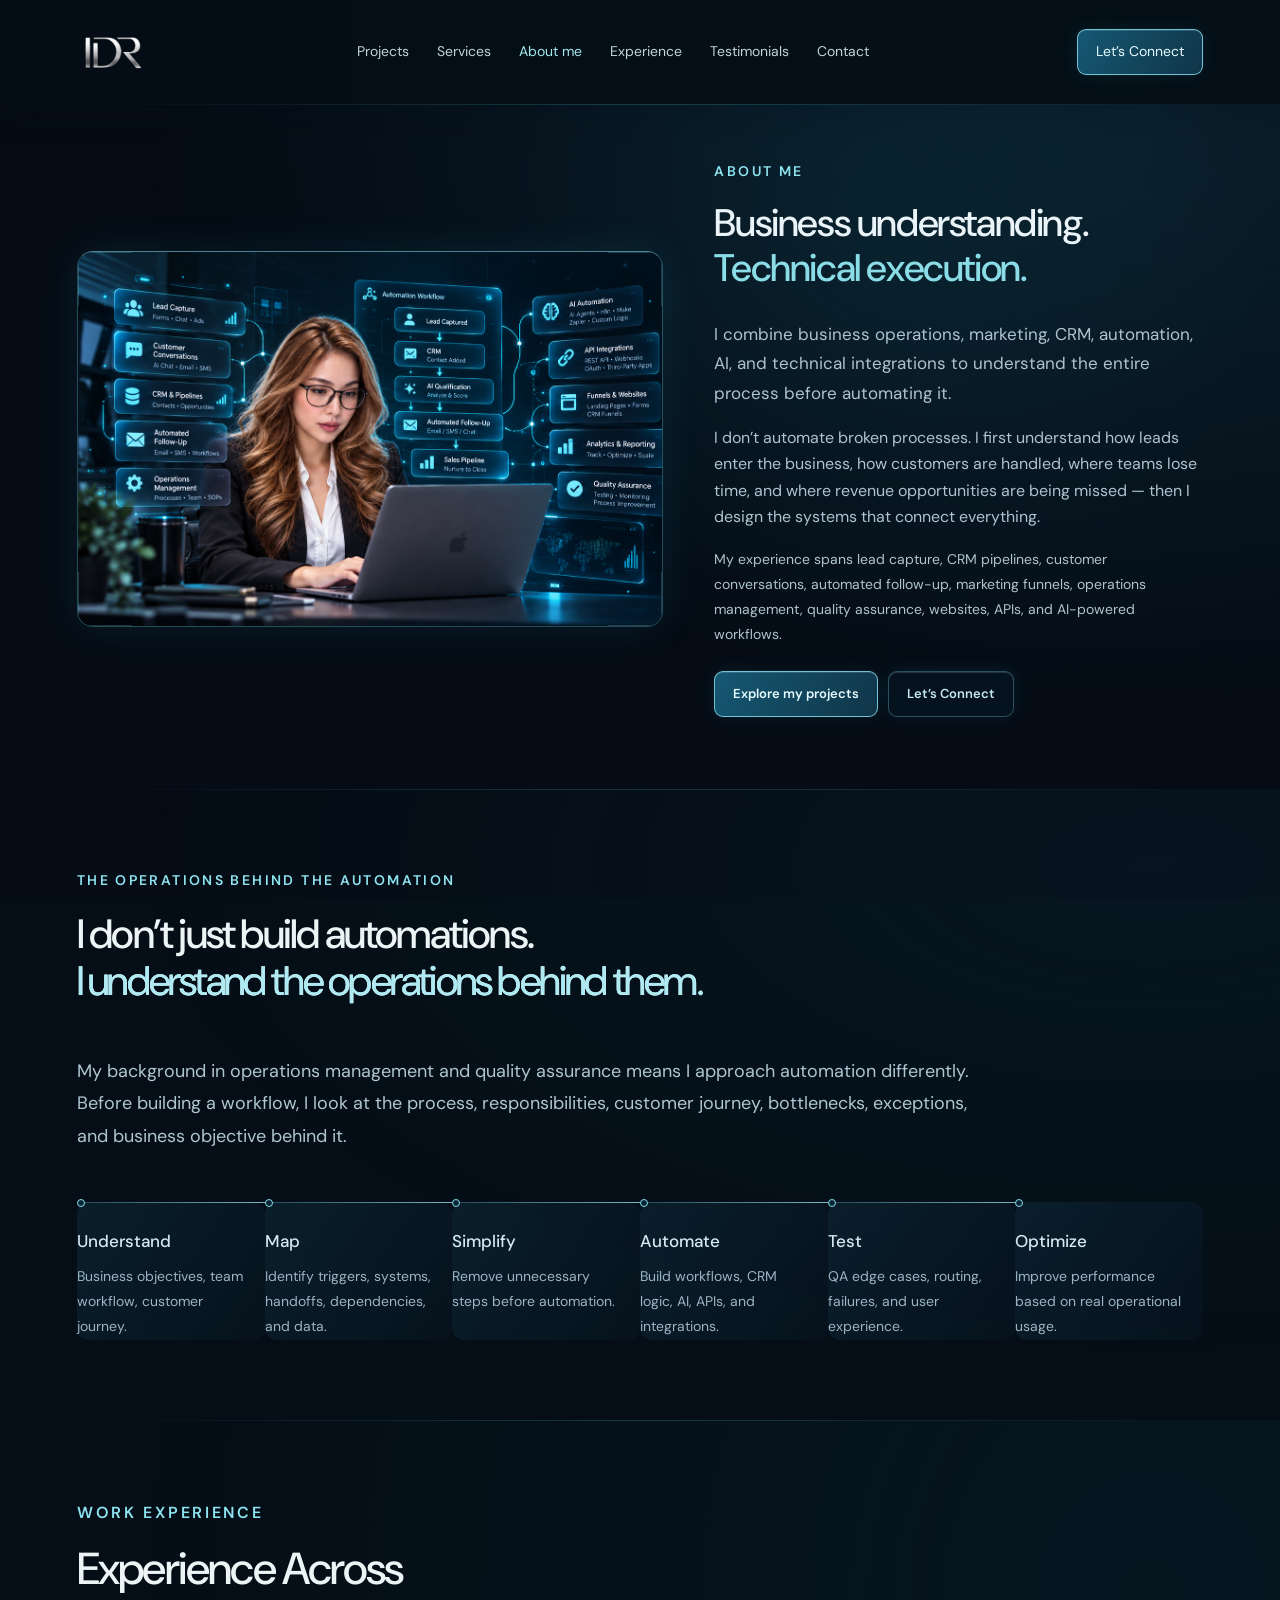
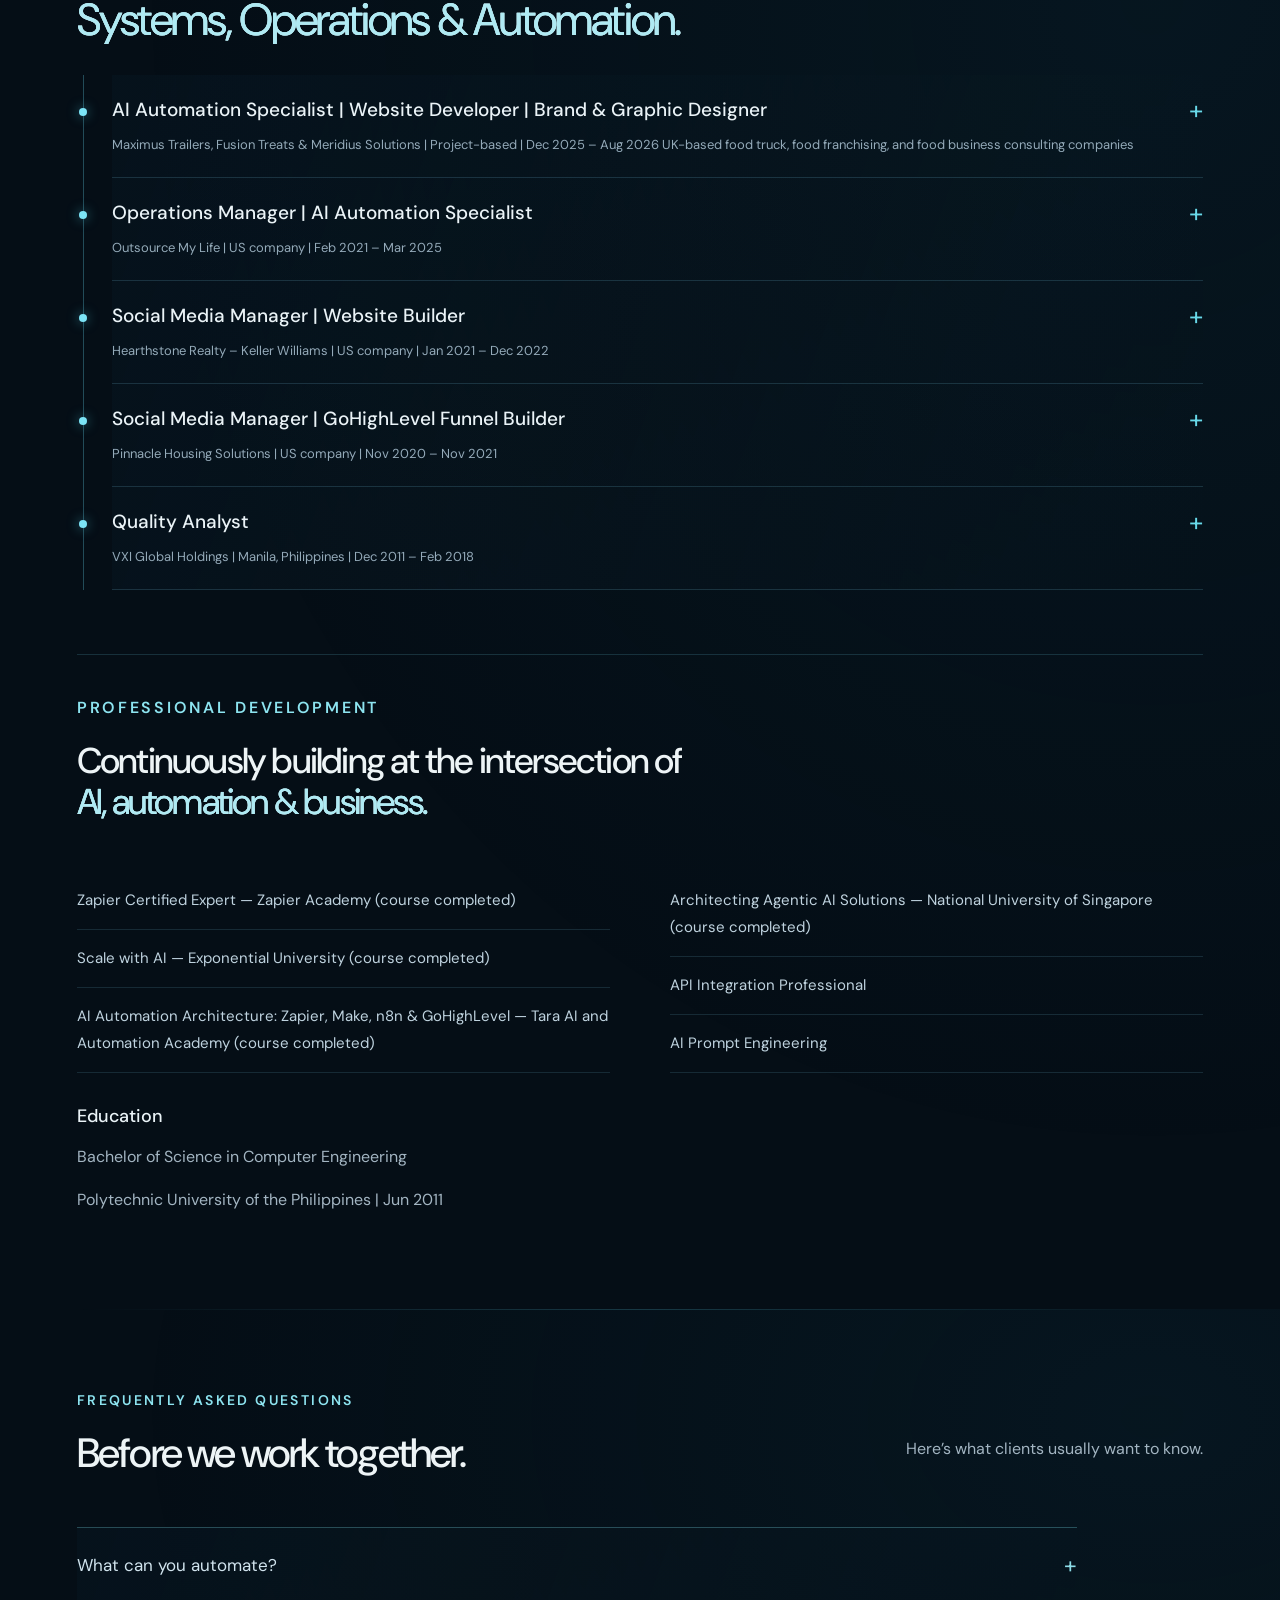
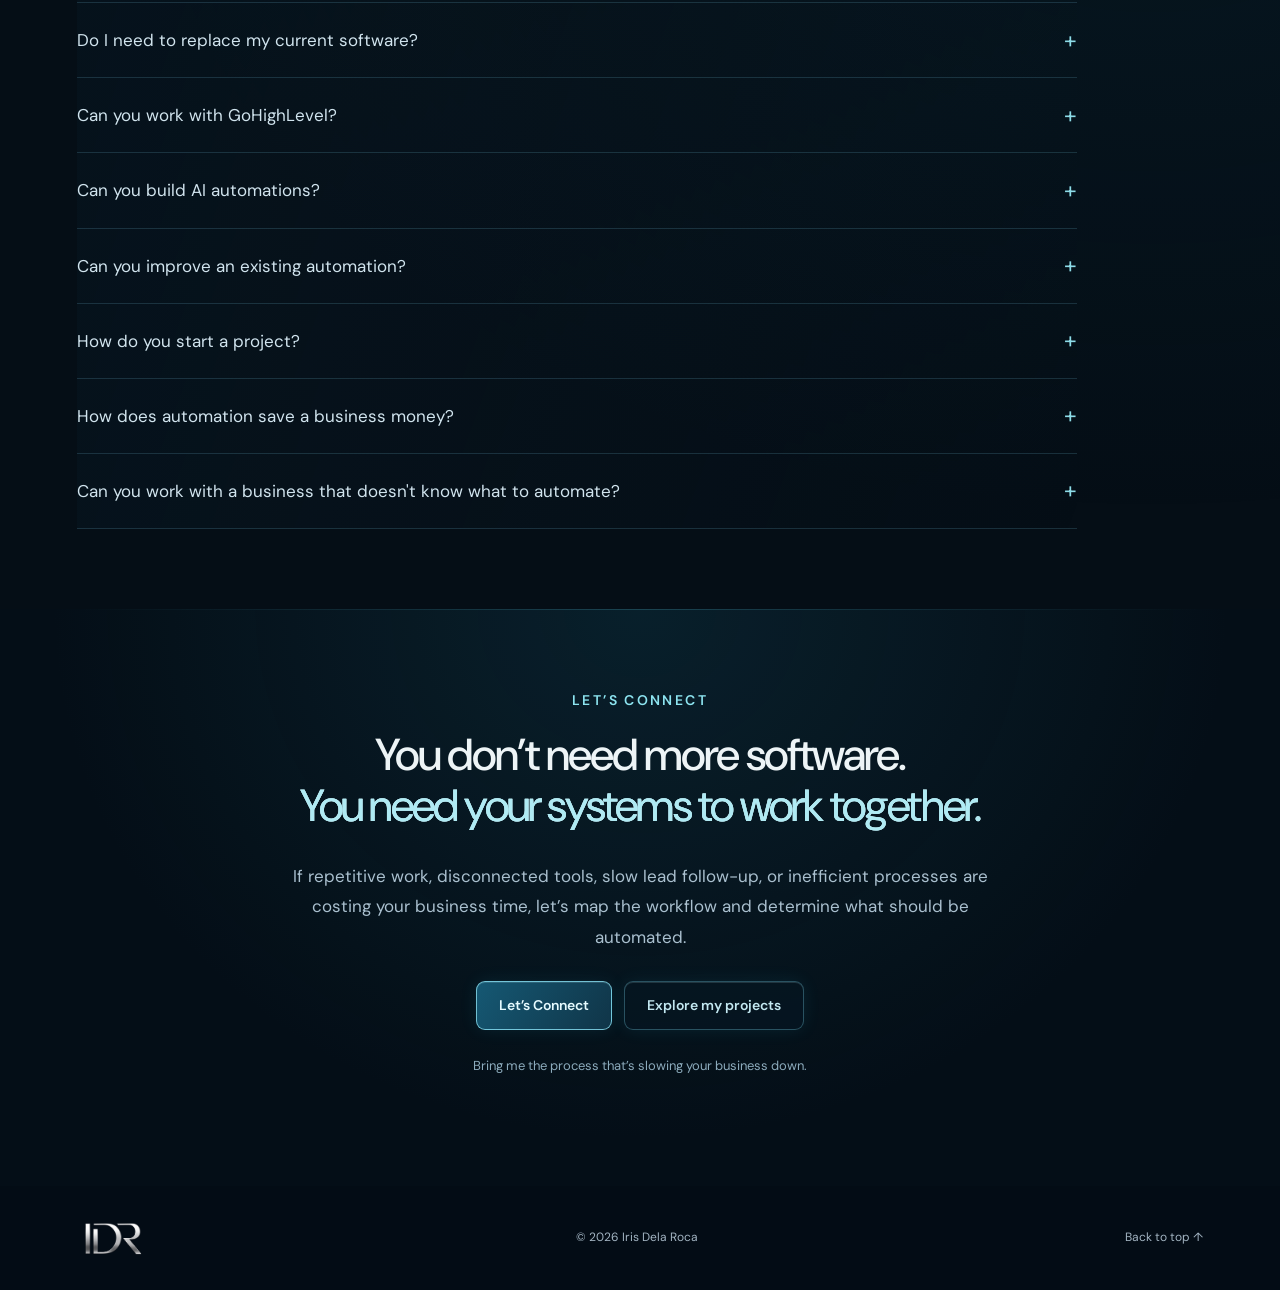
<file: about.html>
<!doctype html><html lang="en"><head><meta charset="utf-8"><meta name="viewport" content="width=device-width,initial-scale=1"><meta name="theme-color" content="#030b16"><title>About Iris — Iris Dela Roca</title><meta name="description" content="Iris Dela Roca — AI & Workflow Automation Engineer. Explore AI agents, CRM workflows, API integrations, and business automation systems for US and UK clients."><link rel="icon" href="favicon.svg"><link rel="stylesheet" href="style.css?v=cyan-1"><link rel="stylesheet" href="effects.css?v=cyan-1"><link rel="stylesheet" href="hero-cinematic.css?v=3"><link rel="stylesheet" href="layout-refinement.css?v=7"><link rel="stylesheet" href="about-expansion.css?v=3"><link rel="stylesheet" href="connected-theme.css?v=1"></head><body class="about-route"><div class="ambient-scene" aria-hidden="true"><canvas id="neural-canvas"></canvas><div class="ambient-light"></div></div><a class="skip" href="#main">Skip to content</a><header><a class="signature brand-lockup" href="index.html" aria-label="Iris Dela Roca home"><img class="brand-logo" src="idr-transparent.png" alt="" width="141" height="106"></a><nav aria-label="Main navigation"><a href="index.html#work">Projects</a><a href="index.html#services">Services</a><a href="about.html" aria-current="page">About me</a><a href="#experience">Experience</a><a href="index.html#testimonials">Testimonials</a><a href="index.html#contact">Contact</a></nav><a class="nav-contact" href="index.html#contact">Let’s Connect</a></header><main id="main" class="about-page"><section class="about-live-layout" aria-labelledby="about-page-title"><div class="about-art-crop"><div class="corner-signals" aria-hidden="true"><i></i><i></i><i></i><i></i></div><img src="about-iris-full.png" alt="Iris working at her laptop, surrounded by connected automation and business workflow diagrams" width="1991" height="790" fetchpriority="high"></div><div class="about-live-copy"><p class="eyebrow">ABOUT ME</p><h1 id="about-page-title">Business understanding.<br><span>Technical execution.</span></h1><p class="lead">I combine business operations, marketing, CRM, automation, AI, and technical integrations to understand the entire process before automating it.</p><p>I don’t automate broken processes. I first understand how leads enter the business, how customers are handled, where teams lose time, and where revenue opportunities are being missed — then I design the systems that connect everything.</p><p class="about-experience-note">My experience spans lead capture, CRM pipelines, customer conversations, automated follow-up, marketing funnels, operations management, quality assurance, websites, APIs, and AI-powered workflows.</p><div class="actions"><a class="button" href="index.html#work">Explore my projects</a><a class="button secondary" href="index.html#contact">Let’s Connect</a></div></div></section><section id="about-difference" class="section about-difference"><div class="section-heading"><div><p class="eyebrow">THE OPERATIONS BEHIND THE AUTOMATION</p><h2>I don’t just build automations.<br><em>I understand the operations behind them.</em></h2></div></div><p class="difference-copy">My background in operations management and quality assurance means I approach automation differently. Before building a workflow, I look at the process, responsibilities, customer journey, bottlenecks, exceptions, and business objective behind it.</p><ol class="method-flow"><li><span class="method-node" aria-hidden="true"></span><h3>Understand</h3><p>Business objectives, team workflow, customer journey.</p></li><li><span class="method-node" aria-hidden="true"></span><h3>Map</h3><p>Identify triggers, systems, handoffs, dependencies, and data.</p></li><li><span class="method-node" aria-hidden="true"></span><h3>Simplify</h3><p>Remove unnecessary steps before automation.</p></li><li><span class="method-node" aria-hidden="true"></span><h3>Automate</h3><p>Build workflows, CRM logic, AI, APIs, and integrations.</p></li><li><span class="method-node" aria-hidden="true"></span><h3>Test</h3><p>QA edge cases, routing, failures, and user experience.</p></li><li><span class="method-node" aria-hidden="true"></span><h3>Optimize</h3><p>Improve performance based on real operational usage.</p></li></ol></section><section id="experience" class="section"><p class="eyebrow">WORK EXPERIENCE</p><h2>Experience Across<br><em>Systems, Operations &amp; Automation.</em></h2><div class="timeline"><details class="experience"><summary><span><h3>AI Automation Specialist | Website Developer | Brand &amp; Graphic Designer</h3><p>Maximus Trailers, Fusion Treats &amp; Meridius Solutions | Project-based | Dec 2025 – Aug 2026 UK-based food truck, food franchising, and food business consulting companies</p></span><span class="plus">+</span></summary><ul><li>Engaged by the founder of three UK-based businesses to deliver website development, brand design, marketing collateral, and CRM automation solutions.</li><li>Developed the Meridius Solutions website and created its logo and branded marketing materials for a franchise exhibition in London.</li><li>Designed business cards, banners, brochures, and flyers to support food business branding, franchise promotions, and marketing campaigns.</li><li>Configured GoHighLevel lead-capture and automated follow-up workflows to support customer inquiry management.</li><li>Delivered website, design, and automation projects during a UK engagement that included on-site work in Nottingham.</li></ul></details><details class="experience" ><summary><span><h3>Operations Manager | AI Automation Specialist</h3><p>Outsource My Life | US company | Feb 2021 – Mar 2025</p></span><span class="plus">+</span></summary><ul><li>Administered GoHighLevel and Podio CRM infrastructure for a 15-agent team, supporting contact management, pipeline tracking, and automated follow-up.</li><li>Built automated lead-capture and multi-channel follow-up workflows across email, SMS, calls, and messaging for real estate lead generation.</li><li>Configured GoHighLevel calendars, forms, funnels, and workflows to support lead management and customer onboarding.</li><li>Managed ClickUp task boards and coordinated team onboarding, contracts, and training schedules.</li><li>Oversaw payroll, invoicing, operational data monitoring, transaction deadlines, and document submissions.</li><li>Coordinated client status updates, agent meetings, and action items.</li></ul></details><details class="experience" ><summary><span><h3>Social Media Manager | Website Builder</h3><p>Hearthstone Realty – Keller Williams | US company | Jan 2021 – Dec 2022</p></span><span class="plus">+</span></summary><ul><li>Developed and maintained the company website, including property listings, branding, and lead-capture forms.</li><li>Managed Facebook, Instagram, and LinkedIn content, producing branded visual assets for real estate marketing and property promotions.</li><li>Coordinated digital marketing campaigns across social and web channels to support engagement and inbound inquiries.</li></ul></details><details class="experience" ><summary><span><h3>Social Media Manager | GoHighLevel Funnel Builder</h3><p>Pinnacle Housing Solutions | US company | Nov 2020 – Nov 2021</p></span><span class="plus">+</span></summary><ul><li>Built GoHighLevel funnels and automated lead-capture workflows to convert web-form and Facebook inquiries into managed buyer records.</li><li>Maintained contact and transaction data across Podio and other CRM systems.</li><li>Managed social media content and designed branded marketing materials.</li><li>Supported outbound calling and messaging campaigns using Mojo Dialer, Batch Dialer, and Lead Sherpa.</li><li>Coordinated buyer communications, appointments, transaction documentation, and follow-up activities.</li></ul></details><details class="experience" ><summary><span><h3>Quality Analyst</h3><p>VXI Global Holdings | Manila, Philippines | Dec 2011 – Feb 2018</p></span><span class="plus">+</span></summary><ul><li>Analyzed quality and performance trends, investigated process issues, and recommended corrective actions.</li><li>Provided feedback to product teams to support improvements in user experience.</li></ul></details></div><div id="professional-development" class="about-learning experience-learning"><div class="section-heading"><div><p class="eyebrow">PROFESSIONAL DEVELOPMENT</p><h2>Continuously building at the intersection of<br><em>AI, automation &amp; business.</em></h2></div></div><ul><li>Zapier Certified Expert — Zapier Academy (course completed)</li><li>Scale with AI — Exponential University (course completed)</li><li>AI Automation Architecture: Zapier, Make, n8n &amp; GoHighLevel — Tara AI and Automation Academy (course completed)</li><li>Architecting Agentic AI Solutions — National University of Singapore (course completed)</li><li>API Integration Professional</li><li>AI Prompt Engineering</li></ul><div><h3>Education</h3><p>Bachelor of Science in Computer Engineering</p><p class="muted">Polytechnic University of the Philippines | Jun 2011</p></div></div></section><section id="about-faq" class="section about-faq"><div class="section-heading"><div><p class="eyebrow">FREQUENTLY ASKED QUESTIONS</p><h2>Before we work together.</h2></div><p>Here’s what clients usually want to know.</p></div><div class="faq-list"><details><summary>What can you automate?<span aria-hidden="true">+</span></summary><div><p>I can automate lead capture, follow-up, CRM updates, notifications, customer communications, task routing, onboarding, marketing workflows, data synchronization, reporting processes, and many repetitive operational tasks. The exact architecture depends on how your business currently operates.</p></div></details><details><summary>Do I need to replace my current software?<span aria-hidden="true">+</span></summary><div><p>Not necessarily. I first assess the tools you already use. When possible, I connect and improve your existing stack through native integrations, APIs, webhooks, Zapier, Make, n8n, or GoHighLevel instead of forcing unnecessary platform changes.</p></div></details><details><summary>Can you work with GoHighLevel?<span aria-hidden="true">+</span></summary><div><p>Yes. My GoHighLevel work includes CRM configuration, pipelines, workflows, lead capture, forms, funnels, calendars, contact management, automated email/SMS follow-up, and integrations with external systems.</p></div></details><details><summary>Can you build AI automations?<span aria-hidden="true">+</span></summary><div><p>Yes. I work with AI-powered workflows, AI agents, LLM-based systems, automated customer interactions, routing logic, and integrations connecting AI with business applications.</p></div></details><details><summary>Can you improve an existing automation?<span aria-hidden="true">+</span></summary><div><p>Yes. I can audit the current workflow, identify unnecessary steps, broken logic, duplicate actions, poor handoffs, missing error handling, and opportunities to simplify the architecture.</p></div></details><details><summary>How do you start a project?<span aria-hidden="true">+</span></summary><div><p>I start by understanding the business objective and current workflow. Then I map the process, identify automation opportunities, design the architecture, build the system, test edge cases, and refine it before deployment.</p></div></details><details><summary>How does automation save a business money?<span aria-hidden="true">+</span></summary><div><p>Automation reduces the time employees spend on repetitive administrative work, minimizes avoidable manual errors, improves response speed, and allows teams to focus on work that requires human judgment, selling, service, and strategy.</p></div></details><details><summary>Can you work with a business that doesn't know what to automate?<span aria-hidden="true">+</span></summary><div><p>Yes. You don't need to arrive with a technical specification. Show me how the business currently works, where your team spends time, and where problems occur. I can help identify processes that are strong candidates for automation.</p></div></details></div></section><section class="section about-final-cta"><p class="eyebrow">LET’S CONNECT</p><h2>You don’t need more software.<br><em>You need your systems to work together.</em></h2><p>If repetitive work, disconnected tools, slow lead follow-up, or inefficient processes are costing your business time, let’s map the workflow and determine what should be automated.</p><div class="actions"><a class="button" href="mailto:Irisdigitalcreatives@gmail.com?subject=Discovery%20Call%20Inquiry">Let’s Connect</a><a class="button secondary" href="index.html#work">Explore my projects</a></div><p class="cta-note">Bring me the process that’s slowing your business down.</p></section></main><footer><a class="signature brand-lockup" href="index.html" aria-label="Iris Dela Roca home"><img class="brand-logo" src="idr-transparent.png" alt="" width="141" height="106"></a><p>© 2026 Iris Dela Roca</p><a href="index.html">Back to top ↑</a></footer><script src="effects.js?v=refined-2" defer></script><script src="about-motion.js" defer></script><script src="connected-theme.js" defer></script></body></html>
</file>
<file: style.css>
@import url('https://fonts.googleapis.com/css2?family=Barlow+Condensed:wght@600;700;800&family=DM+Sans:wght@400;500;600;700&family=Allura&display=swap');
:root{color-scheme:dark;--bg:#040b12;--surface:#081420;--pink:#68dfff;--text:#edf6f8;--muted:#adbec3;--line:#153552}*{box-sizing:border-box}html{scroll-behavior:smooth;scroll-padding-top:30px}body{margin:0;background:var(--bg);color:var(--text);font-family:'DM Sans',Arial,sans-serif;font-size:16px;line-height:1.7}a{color:inherit;text-decoration:none}a,summary{ -webkit-tap-highlight-color:transparent}a:focus-visible,summary:focus-visible{outline:2px solid var(--pink);outline-offset:6px}a:hover{color:var(--pink)}header{max-width:1440px;margin:auto;padding:25px 5%;display:flex;align-items:center;justify-content:space-between;gap:28px;border-bottom:1px solid var(--line)}.signature{font-family:'Allura','Brush Script MT',cursive;font-size:36px;white-space:nowrap;line-height:1.1}.signature span{font-family:Georgia;font-size:25px;color:var(--pink);margin-left:6px}nav{display:flex;gap:24px;font-size:14px}nav a{color:#c3d4d8}.nav-contact{font-size:14px;border:1px solid #406069;padding:10px 18px;border-radius:30px}.nav-contact span{margin-left:10px}.hero{max-width:1440px;margin:auto;min-height:690px;padding:80px 5% 0;position:relative;display:grid;grid-template-columns:1fr 1fr;align-items:center;overflow:hidden;background:radial-gradient(ellipse at 75% 43%,#102d4766,transparent 65%)}.hero-copy{position:relative;z-index:2;padding-bottom:60px}.eyebrow{font-size:12px;letter-spacing:2.7px;font-weight:600;color:var(--pink);margin:0 0 26px}.hero h1{font-family:'Barlow Condensed','Arial Narrow',sans-serif;font-size:clamp(88px,9.6vw,150px);font-weight:800;line-height:.95;letter-spacing:-2px;text-transform:uppercase;margin:0 0 26px;position:relative}.hero h1 span{color:#9deaff;text-shadow:0 2px 0 #24778d,0 0 35px #32ccf540}.hero h1 i{font-size:62px;font-style:normal;position:absolute;top:16px;margin-left:24px;color:#87e6ff;font-weight:400}.hero-description{max-width:460px;color:#bfd4d9;font-size:17px;line-height:1.9}.actions{display:flex;gap:14px;margin-top:28px;flex-wrap:wrap}.button{padding:13px 23px;border-radius:5px;background:var(--pink);color:#091622;font-weight:700;font-size:14px;box-shadow:0 0 30px #57dcff25;transition:transform .2s}.button:hover{transform:translateY(-3px);color:#091622;background:#9deaff}.button span{margin-left:24px}.button.secondary{background:transparent;border:1px solid #486870;color:var(--text);box-shadow:none}.location{font-size:13px;color:var(--muted);margin-top:28px}.location span{padding:0 10px;color:#436a74}.hero-visual{position:relative;align-self:stretch;display:flex;align-items:center;margin-left:-35px}.hero-visual img{display:block;width:118%;max-width:750px;height:auto;margin-left:-8%;mix-blend-mode:screen}.visual-tag{position:absolute;background:#0a1926d9;border:1px solid #3a7b8c;border-radius:5px;box-shadow:0 0 25px #54d4f622;padding:11px 17px;font-size:12px;letter-spacing:2px;backdrop-filter:blur(10px)}.tag-one{top:14%;right:8%;transform:rotate(7deg)}.tag-two{bottom:22%;left:4%;transform:rotate(-6deg)}.visual-caption{position:absolute;bottom:10%;right:6%;font-size:11px;letter-spacing:2px;color:#9ad1df}.hero-bottom{grid-column:1/-1;display:flex;justify-content:space-between;padding:22px 0;border-top:1px solid var(--line);font-size:12px;letter-spacing:1.5px;color:#9bb4bb}.tools{padding:28px 5%;border-block:1px solid var(--line);background:#07121d;display:flex;justify-content:center;gap:4%;align-items:center;flex-wrap:wrap;font-size:21px;font-weight:600;color:#c8d5d9}.tools b{color:#55b8d2;font-size:17px}.section{max-width:1280px;margin:auto;padding:98px 40px;border-bottom:1px solid var(--line)}h2{font-size:clamp(36px,4.5vw,62px);line-height:1.13;font-weight:500;letter-spacing:-2px;margin:0 0 40px}h2 em{font-family:Georgia,serif;font-weight:400;color:var(--pink)}.about{display:grid;grid-template-columns:.9fr 1.3fr;gap:80px}.lead{font-size:17px;color:#c2d1d5;margin:0;line-height:1.95}.text-link{color:var(--pink);border-bottom:1px solid #356a78;display:inline-block;padding-bottom:4px;font-size:14px}.facts{display:flex;gap:25px;justify-content:space-between;margin-top:35px;padding-top:25px;border-top:1px solid var(--line)}.facts strong{display:block;font-size:25px;font-weight:500}.facts span{font-size:12px;color:var(--muted)}.section-heading{display:flex;justify-content:space-between;align-items:end;gap:25px}.section-heading>p{font-size:14px;color:var(--muted);margin-bottom:43px}.service-grid{display:grid;grid-template-columns:repeat(4,1fr);border:1px solid var(--line)}.service{background:linear-gradient(140deg,#0c1e2e,#060f17);padding:30px 26px;display:flex;flex-direction:column;border-right:1px solid var(--line)}.service:last-child{border:0}.number{color:var(--pink);font-size:13px;letter-spacing:1px}h3{font-size:23px;line-height:1.3;font-weight:500;margin:28px 0 16px}.service p{font-size:15px;line-height:1.8;color:var(--muted);margin:0 0 30px}.meta{font-size:12px;color:#98d3e3;margin-top:auto}.skills{border:1px solid var(--line);border-top:0;padding:20px 26px}.skills summary{cursor:pointer;list-style:none;font-size:14px;display:flex;justify-content:space-between}.skills>div{display:grid;grid-template-columns:1fr 1fr;gap:8px 35px;color:var(--muted);font-size:15px}.work-grid{display:grid;grid-template-columns:1fr 1fr;gap:22px}.work-card{padding:34px;background:radial-gradient(ellipse at 100% 0%,#20536070,transparent 65%),#08141f;border:1px solid #193f63;position:relative;min-height:310px;transition:border-color .2s}.work-card:hover{border-color:var(--pink)}.work-top{display:flex;justify-content:space-between;gap:20px;align-items:center;font-size:12px;color:#9dd3e1}.work-top>span:first-child{font:italic 28px Georgia;color:#509aae}.work-card h3{font-size:29px;max-width:440px;margin:34px 0 18px}.work-card p{font-size:15px;color:var(--muted);max-width:490px}.experience{border-top:1px solid var(--line);padding:25px 0}.experience:last-child{border-bottom:1px solid var(--line)}.experience summary{list-style:none;display:flex;gap:30px;cursor:pointer;align-items:start}.experience summary::-webkit-details-marker,.skills summary::-webkit-details-marker{display:none}.experience .number{padding-top:6px}.experience h3{font-size:21px;margin:0 0 10px}.experience summary p{margin:0;color:var(--muted);font-size:14px}.plus{color:var(--pink);font-size:26px;margin-left:auto;line-height:1}.experience[open] .plus{transform:rotate(45deg)}.experience ul{padding-left:65px;max-width:1050px;font-size:15px;color:#b7c7cb}.experience li{margin:10px 0}.development{display:grid;grid-template-columns:1.25fr 1fr;gap:65px;padding-top:30px}.development h3{font-size:19px}.development p,.development li{font-size:14px;color:var(--muted)}.development ul{padding-left:20px}.testimonials{text-align:center}.testimonial-empty{max-width:650px;margin:auto;padding:12px 30px 28px;border:1px solid var(--line);background:linear-gradient(110deg,#0b1d2d,#07111b)}.testimonial-empty>span{font:70px Georgia;color:var(--pink);line-height:1.2}.testimonial-empty p{margin:0;color:var(--muted)}.contact{background:radial-gradient(ellipse at 90% 100%,#175d7055,transparent 65%);padding-bottom:85px}.contact h2{font-size:clamp(48px,6.4vw,90px)}.contact h2>span{float:right;color:var(--pink)}.email{display:inline-block;font-size:clamp(18px,2.5vw,31px);border-bottom:1px solid var(--pink);padding-bottom:7px;overflow-wrap:anywhere}.contact-links{display:flex;flex-wrap:wrap;gap:40px;margin-top:38px;color:var(--muted);font-size:14px}footer{max-width:1280px;margin:auto;padding:35px 40px;display:flex;align-items:center;justify-content:space-between;gap:20px}footer p,footer>a:last-child{font-size:12px;color:var(--muted)}.skip{position:fixed;top:-100px;background:var(--pink);color:black;z-index:10;padding:12px}.skip:focus{top:0}@media(min-width:1600px){.hero{min-height:780px}}@media(max-width:1100px){nav{gap:15px}header{flex-wrap:wrap}header nav{order:3;width:100%;justify-content:center}.hero{min-height:620px;padding-top:50px}.service-grid{grid-template-columns:1fr 1fr}.service:nth-child(2){border-right:0}.service:nth-child(-n+2){border-bottom:1px solid var(--line)}.about{gap:40px}.hero h1 i{font-size:40px}.visual-caption{display:none}}@media(max-width:700px){header{padding:22px 6%;gap:22px}.signature{font-size:32px}nav{overflow:auto;justify-content:flex-start!important;gap:23px;padding-bottom:4px}.nav-contact{font-size:12px;padding:8px 12px}.hero{display:flex;flex-direction:column;padding:48px 6% 0;align-items:stretch}.hero-copy{padding:0}.hero h1{font-size:clamp(82px,19vw,132px)}.hero h1 i{font-size:46px}.eyebrow{font-size:11px;letter-spacing:1.8px}.hero-description{font-size:15px}.hero-visual{margin:-15px -6% 0;height:auto;aspect-ratio:1/1}.hero-visual img{width:100%;margin:0}.tag-one{right:10%;top:17%}.tag-two{left:8%;bottom:16%}.hero-bottom{font-size:10px;letter-spacing:.5px;gap:22px}.tools{font-size:16px;gap:15px 22px;padding:22px}.tools b{font-size:12px}.section{padding:65px 6%}.about{grid-template-columns:1fr;gap:32px}.lead{font-size:16px}.facts{gap:18px}.facts strong{font-size:23px}.facts span{font-size:12px}.section-heading{display:block}.section-heading>p{margin-top:-18px;margin-bottom:28px}.service-grid,.work-grid,.skills>div,.development{grid-template-columns:1fr}.service{border-right:0;border-bottom:1px solid var(--line)!important;padding:27px}.service:last-child{border-bottom:0!important}.service h3{margin-top:20px}.service p{margin-bottom:18px}.work-card{padding:26px;min-height:0}.work-card h3{font-size:27px}.experience summary{gap:15px}.experience h3{font-size:18px}.experience ul{padding-left:37px;font-size:14px}.development{gap:12px}.contact-links{gap:20px;flex-direction:column}.contact h2>span{font-size:50px}.email{font-size:18px}.contact{padding-bottom:60px}footer{padding:28px 6%;flex-wrap:wrap}footer .signature{width:100%}h2{letter-spacing:-1.1px}.location{font-size:12px}}@media(prefers-reduced-motion:reduce){html{scroll-behavior:auto}*{transition:none!important}}

/* Portrait-led introduction matching the supplied reference. */
:root{--bg:#050e16;--pink:#43d8ff}body{background:linear-gradient(115deg,#081420 0%,#050d15 60%);background-attachment:fixed}header{border-bottom:0}.reference-hero{max-width:1200px;min-height:740px;padding:100px 5% 135px;display:grid;grid-template-columns:minmax(0,1.24fr) minmax(0,1fr);gap:65px;align-items:center;background:none;overflow:visible}.reference-hero .hero-copy{padding:0}.reference-hero .eyebrow{font-size:11px;letter-spacing:2.4px;margin:0 0 13px}.reference-hero h1{font-family:Georgia,'Times New Roman',serif;font-size:clamp(42px,4.8vw,64px);line-height:1.13;letter-spacing:-2.3px;text-transform:none;margin:0 0 24px;font-weight:700;white-space:nowrap}.reference-hero .hero-role{font-family:'DM Sans',Arial,sans-serif;font-size:clamp(30px,3.4vw,44px);line-height:1.27;letter-spacing:0;font-weight:700;margin:0 0 24px}.hero-role span{color:var(--pink)}.hero-subtitle{font-size:16px;line-height:1.55;margin:0 0 12px}.reference-hero .hero-description{font-size:14px;line-height:1.65;color:#97a6aa;max-width:520px;margin:0}.hero-motto{font-size:12px;font-weight:700;letter-spacing:2.3px;color:var(--pink);margin:18px 0 30px}.reference-hero .actions{gap:11px;margin:0}.reference-hero .button{font-size:13px;padding:10px 20px;border-radius:6px;box-shadow:none;line-height:1.6}.reference-hero .button span{margin-left:8px}.reference-hero .button.secondary{border-color:#183e61;font-weight:500;background:#0b1d2d66}.portrait-frame{position:relative;width:100%;max-width:420px;justify-self:end;aspect-ratio:335/420}.portrait-frame img{display:block;position:relative;width:100%;height:100%;object-fit:cover;object-position:50% center;border-radius:49% 49% 24% 24% / 29% 29% 20% 20%;border:1px solid #51c6e5;box-shadow:0 18px 50px #37caf118}.portrait-backdrop{position:absolute;inset:14% -3.5% -4% 5%;background:var(--pink);border-radius:50%;transform:rotate(-10deg)}.portrait-dot{position:absolute;border-radius:50%;background:var(--pink)}.dot-top{right:-3%;top:9%;width:16px;height:16px}.dot-bottom{left:-3%;bottom:17%;width:8px;height:8px}@media(max-width:1100px){.reference-hero{gap:50px;padding-top:80px;padding-bottom:110px;min-height:670px}.reference-hero h1{font-size:52px}.reference-hero .hero-role{font-size:36px}.hero-subtitle{font-size:14px}.reference-hero .hero-description{font-size:13px}.hero-motto{font-size:11px}.reference-hero .button{font-size:12px}}@media(max-width:760px){.reference-hero{padding:55px 6% 75px;min-height:0;grid-template-columns:1fr;gap:50px}.reference-hero h1{font-size:clamp(38px,9vw,58px);white-space:normal;letter-spacing:-1.5px}.reference-hero .hero-role{font-size:clamp(28px,6.5vw,38px)}.reference-hero .hero-description{font-size:16px}.hero-subtitle{font-size:16px}.reference-hero .eyebrow{font-size:12px}.reference-hero .button{font-size:14px}.hero-motto{font-size:12px}.portrait-frame{justify-self:center;width:85%;max-width:380px}.reference-hero .actions{margin:0}}

/* Personal introduction: deliberate entrance motion and a signature accent. */
.reference-hero .eyebrow{font-size:14px;letter-spacing:1.4px;text-transform:none}
.reference-hero h1.iris-name{position:relative;display:table;font-size:clamp(76px,8vw,108px);line-height:1.05;letter-spacing:-4px;margin:0 0 28px;padding-bottom:10px}
.reference-hero h1.iris-name .iris-letter{display:inline-block;color:#edf6f8;text-shadow:none;animation:iris-letter-in 900ms cubic-bezier(.2,.7,.2,1) both}
.iris-letter:nth-child(2){animation-delay:90ms!important}.iris-letter:nth-child(3){animation-delay:180ms!important}.iris-letter:nth-child(4){animation-delay:270ms!important}
.iris-name:after{content:"";position:absolute;bottom:0;left:3px;width:100%;height:2px;background:linear-gradient(90deg,#43d8ff,#b9f0ff,transparent);transform-origin:left;animation:iris-underline 1s cubic-bezier(.16,1,.3,1) 500ms both}
.reference-hero .hero-role .your-script{font-family:'Allura','Brush Script MT',cursive;font-size:1.6em;font-weight:400;color:#fff;line-height:.7;display:inline-block;vertical-align:baseline;margin-right:8px;letter-spacing:0;text-shadow:none}
.reference-hero .hero-role{line-height:1.38}.reference-hero .hero-subtitle,.reference-hero .hero-description,.reference-hero .hero-motto,.reference-hero .actions{animation:iris-rise-in 800ms ease-out 250ms both}
.reference-hero .portrait-frame{animation:iris-rise-in 1100ms cubic-bezier(.2,.7,.2,1) 150ms both}
.portrait-backdrop{animation:iris-halo-breathe 4s ease-in-out 2}
.reference-hero .button{transition:transform 200ms ease,box-shadow 200ms ease,background 200ms ease}
.reference-hero .button:hover{transform:translateY(-3px);box-shadow:0 8px 25px #43d8ff25}
@keyframes iris-letter-in{from{opacity:0;transform:translateY(22px) rotate(3deg);filter:blur(5px)}to{opacity:1;transform:translateY(0) rotate(0);filter:blur(0)}}
@keyframes iris-underline{from{transform:scaleX(0);opacity:0}to{transform:scaleX(1);opacity:1}}
@keyframes iris-rise-in{from{opacity:0;transform:translateY(16px)}to{opacity:1;transform:translateY(0)}}
@keyframes iris-halo-breathe{0%,100%{transform:rotate(-10deg) scale(1)}50%{transform:rotate(-7deg) scale(1.025)}}
@media(max-width:760px){.reference-hero h1.iris-name{font-size:80px;letter-spacing:-3px}.reference-hero .hero-role .your-script{margin-right:4px}}
@media(prefers-reduced-motion:reduce){.reference-hero *, .reference-hero *:after{animation:none!important;transition:none!important}.reference-hero .button:hover{transform:none}}

/* Seamless left-to-right tool marquee with a persistent pause control. */
.tools{position:relative;display:block;padding:25px 68px 25px 0;overflow:hidden}
.tools-window{overflow:hidden;mask-image:linear-gradient(90deg,transparent,#000 4%,#000 96%,transparent)}
.tools-track{display:flex;width:max-content;animation:tools-drift-right 32s linear infinite;will-change:transform}
.tools-group{display:flex;align-items:center;justify-content:space-around;flex:0 0 auto;list-style:none;gap:56px;min-width:calc(100vw - 68px);padding:0 28px;margin:0}
.tool-item{display:flex;align-items:center;gap:13px;white-space:nowrap;font-size:21px;font-weight:600;color:#cddbdf}
.tool-item img{width:30px;height:30px;object-fit:contain;flex-shrink:0}
.tools-toggle{position:absolute;right:18px;top:50%;transform:translateY(-50%);width:34px;height:34px;display:grid;place-items:center;border:1px solid #415d65;border-radius:50%;background:#0b1c2b;color:#c7e7ef;font:15px Arial;cursor:pointer}
.tools-toggle:hover{border-color:var(--pink);color:#fff}.tools-toggle:focus-visible{outline:2px solid var(--pink);outline-offset:4px}
.tools.is-paused .tools-track,.tools:has(.tools-window:hover) .tools-track{animation-play-state:paused}
@keyframes tools-drift-right{from{transform:translateX(-50%)}to{transform:translateX(0)}}
@media(max-width:700px){.tools{padding:22px 55px 22px 0}.tools-group{gap:32px;padding-inline:16px;min-width:calc(100vw - 55px)}.tool-item{font-size:18px;gap:10px}.tool-item img{width:27px;height:27px}.tools-toggle{right:11px;width:30px;height:30px}}
@media(prefers-reduced-motion:reduce){.tools{padding:24px 5%}.tools-window{mask-image:none}.tools-track{animation:none;transform:none;width:100%;will-change:auto}.tools-group{min-width:0;width:100%;flex-wrap:wrap;justify-content:center;gap:24px 36px;padding:0}.tools-group[aria-hidden="true"],.tools-toggle{display:none}}

/* Unnumbered section and card labels. */
.service h3{margin-top:0}.work-top>span:first-child{font:inherit;color:inherit}.experience ul{padding-left:22px}

/* Pink, two-row tech stack gallery. */
.tech-stack{position:relative;padding:58px 0 24px;overflow:hidden;border-block:1px solid #16395a;background:radial-gradient(ellipse at 50% 0%,#143a5e55,transparent 62%),#07121c}
.stack-heading{text-align:center;padding:0 24px 38px}.stack-heading h2{font-family:'DM Sans',Arial,sans-serif;font-size:38px;line-height:1.2;font-weight:700;letter-spacing:-1px;color:#55dbff;margin:0 0 12px}.stack-heading p{font-size:16px;line-height:1.6;color:#91bdc9;margin:0}
.stack-rows{display:grid;gap:20px}.stack-window{overflow:hidden;mask-image:linear-gradient(90deg,transparent,#000 3%,#000 97%,transparent)}.stack-track{display:flex;width:max-content;will-change:transform;animation:stack-slide-right 92s linear infinite}.stack-track.track-1{animation-duration:88s;animation-delay:-22s}
.stack-group{display:flex;list-style:none;gap:16px;flex-shrink:0;padding:0 16px 0 0;margin:0}
.stack-card{width:144px;min-height:150px;padding:23px 12px 18px;display:flex;flex-direction:column;align-items:center;justify-content:center;gap:13px;background:linear-gradient(145deg,#0c1f31,#091724);border:1px solid #194166;border-radius:13px;transition:border-color .2s,background .2s,box-shadow .2s}
.stack-card:hover{border-color:#59d8fa;background:#0f263c;box-shadow:inset 0 0 24px #43c5e712}.stack-logo{display:grid;place-items:center;width:54px;height:54px;padding:7px;border-radius:12px;background:#f3fcff;box-shadow:0 0 20px #50c9e912}.stack-logo img{display:block;width:100%;height:100%;object-fit:contain}.stack-name{font-size:14px;line-height:1.4;font-weight:600;color:#caeaf2;text-align:center;max-width:126px}


@keyframes stack-slide-right{from{transform:translateX(-50%)}to{transform:translateX(0)}}
@media(max-width:700px){.tech-stack{padding-top:42px}.stack-heading{padding-bottom:28px}.stack-heading h2{font-size:30px}.stack-heading p{font-size:14px}.stack-rows{gap:14px}.stack-card{width:124px;min-height:139px;padding:18px 10px 15px}.stack-group{gap:12px;padding-right:12px}.stack-name{font-size:13px}.stack-logo{width:49px;height:49px}}
@media(prefers-reduced-motion:reduce){.stack-track{animation:none;transform:none;width:100%;will-change:auto}.stack-window{mask-image:none;overflow:visible}.stack-group{flex-wrap:wrap;justify-content:center;gap:14px;width:100%;padding:0 20px}.stack-group[aria-hidden="true"]{display:none}.tech-stack{padding-bottom:35px}.stack-card{transition:none}}
.stack-logo{overflow:hidden}.stack-logo img[src*="capcut"]{filter:brightness(0)}

/* Compact tech-stack section. */
.tech-stack{padding:30px 0 26px}.stack-heading{padding-bottom:22px}.stack-heading h2{font-size:32px;margin-bottom:7px}.stack-heading p{font-size:15px}.stack-rows{gap:12px}.stack-card{min-height:116px;padding:13px 12px;gap:9px}.stack-logo{width:44px;height:44px;padding:6px;border-radius:10px}
@media(max-width:700px){.tech-stack{padding:25px 0 22px}.stack-heading{padding-bottom:19px}.stack-heading h2{font-size:28px}.stack-heading p{font-size:14px}.stack-card{min-height:110px;padding:12px 10px;gap:8px}.stack-logo{width:40px;height:40px}.stack-rows{gap:10px}}

/* Project gallery and readable workflow detail views. */
.project-grid{display:grid;grid-template-columns:repeat(2,minmax(0,1fr));gap:28px}.project-card{overflow:hidden;border:1px solid #193f63;border-radius:14px;background:linear-gradient(140deg,#0b1c2b,#07121d);display:flex;flex-direction:column;transition:border-color .2s,transform .2s}.project-card:hover{border-color:#55bad5;transform:translateY(-3px)}.project-preview{position:relative;display:block;appearance:none;width:100%;height:230px;padding:0;background:#f4f3f3;border:0;border-bottom:1px solid #193f63;cursor:zoom-in;overflow:hidden}.project-preview>img{display:block;width:100%;height:100%;object-fit:contain}.project-expand{position:absolute;right:14px;bottom:14px;border-radius:50%;width:34px;height:34px;display:grid;place-items:center;background:#0b1c2bed;color:#9beaff;border:1px solid #4a93a6;font-size:20px}.project-card-body{padding:28px;display:flex;flex-direction:column;flex:1}.project-card h3{font-size:25px;margin:0 0 15px;line-height:1.25}.project-card p{font-size:15px;line-height:1.8;color:#b4c6cb;margin:0 0 23px}.project-tags{list-style:none;display:flex;flex-wrap:wrap;gap:7px;padding:0;margin:0 0 24px}.project-tags li{border:1px solid #315a65;border-radius:20px;padding:4px 10px;font-size:12px;line-height:1.5;color:#acdfed;background:#0f263c77}.project-open{align-self:flex-start;margin-top:auto;background:none;padding:0 0 4px;border:0;border-bottom:1px solid #3f899d;color:#83e5ff;cursor:pointer;font:500 14px 'DM Sans',Arial,sans-serif}.project-open span{margin-left:8px}.project-open:hover{color:#fff}.project-wordmark{display:flex;height:100%;flex-direction:column;align-items:center;justify-content:center;font:500 32px 'DM Sans',Arial,sans-serif;color:#aaedff;background:radial-gradient(ellipse at center,#215968,#0a1927);letter-spacing:-1px}.project-wordmark span{font-size:13px;letter-spacing:1px;margin-top:14px;color:#abd4df}.project-preview:focus-visible,.project-open:focus-visible,.project-close:focus-visible{outline:2px solid #68dfff;outline-offset:-4px}.project-modal-open{overflow:hidden}.project-dialog{color:#edf6f8;background:#08131e;border:1px solid #4a93a7;border-radius:16px;width:min(1040px,calc(100% - 32px));max-height:90vh;padding:0;box-shadow:0 30px 120px #000a}.project-dialog::backdrop{background:#02060add;backdrop-filter:blur(7px)}.project-dialog-head{position:sticky;top:0;z-index:2;display:flex;justify-content:space-between;align-items:start;gap:20px;padding:25px 30px;background:#0a1927f5;border-bottom:1px solid #194165}.project-dialog h2{font:500 28px/1.25 'DM Sans',Arial,sans-serif;letter-spacing:-.5px;margin:0}.project-close{width:36px;height:36px;flex-shrink:0;border:1px solid #508998;border-radius:50%;background:#0f263c;color:#d3f6ff;font:28px/1 Arial;cursor:pointer}.project-dialog-body{padding:30px}.project-description{color:#c6d9de;font-size:16px;line-height:1.85;margin:0 0 20px}.project-dialog h3{font-size:19px;margin-top:25px}.project-steps{padding-left:22px;color:#b4c6cb;font-size:15px;line-height:1.8}.project-steps li{margin:8px 0}.project-figure{margin:30px 0 0}.project-figure img{display:block;width:100%;height:auto;border-radius:8px;background:#f5f5f5}.project-figure figcaption{padding:15px 0 0;font-size:14px;color:#87e6ff}.project-dialog-body>.button{display:inline-block;margin-top:18px}@media(max-width:700px){.project-grid{grid-template-columns:1fr;gap:23px}.project-preview{height:205px}.project-card-body{padding:23px}.project-card h3{font-size:23px}.project-dialog-head{padding:19px}.project-dialog h2{font-size:23px}.project-dialog-body{padding:20px}.project-wordmark{font-size:27px}.project-dialog{max-height:92dvh}}@media(prefers-reduced-motion:reduce){.project-card{transition:none}.project-card:hover{transform:none}}
</file>
<file: effects.css>
/* Atmospheric layers stay behind the original content and layout. */
body{isolation:isolate;background:#040b12}.ambient-scene{position:fixed;inset:0;z-index:-1;overflow:hidden;pointer-events:none;background:radial-gradient(ellipse at 85% 10%,#112c4580,transparent 55%),radial-gradient(ellipse at 10% 80%,#0e253a80,transparent 55%),#040b12}.ambient-scene canvas{position:absolute;inset:0;width:100%;height:100%;opacity:.78}.ambient-light{position:absolute;inset:-10%;background:radial-gradient(500px circle at var(--light-x,65%) var(--light-y,30%),#38d5ff14,transparent 75%);transition:opacity .7s;opacity:.9}
header{background:linear-gradient(180deg,#040b12d9,#040b1200)}.section{border-bottom-color:#69dfff29}.tech-stack{background:radial-gradient(ellipse at 50% 0%,#1a6c8228,transparent 70%),#060f18d9}.contact{background:radial-gradient(ellipse at 90% 100%,#15789230,transparent 65%)}.section-heading h2 em,.contact h2 em{ text-shadow:0 0 40px #48d9ff16 }
/* Moving edge light only on interactive surfaces. */
.project-card,.service,.testimonial-empty{position:relative}.project-card,.service{background:linear-gradient(140deg,#0c1f30e8,#07121de8)}.project-card::after,.service::after,.testimonial-empty::after{content:"";position:absolute;inset:0;border-radius:inherit;padding:1px;background:linear-gradient(110deg,transparent 12%,#61deff55 30%,#b1efffbb 43%,#69dfff66 50%,transparent 65%);background-size:300% 100%;mask:linear-gradient(#fff 0 0) content-box,linear-gradient(#fff 0 0);mask-composite:exclude;-webkit-mask:linear-gradient(#fff 0 0) content-box,linear-gradient(#fff 0 0);-webkit-mask-composite:xor;pointer-events:none;opacity:.25;animation:edge-current 12s linear infinite}.project-card:hover::after,.service:hover::after{opacity:1;animation-duration:5s}.service,.experience,.testimonial-empty{transition:background .3s,box-shadow .3s,border-color .3s}.service:hover,.experience:hover{background-color:#4ad9ff08;box-shadow:0 8px 38px #39d5ff0c}.project-card:hover{box-shadow:0 12px 45px #3ad0f814}.project-tags li{transition:background .2s,border-color .2s}.project-tags li:hover{border-color:#85e5ff;background:#55dbff17}
.button,.nav-contact,.project-open,.text-link{position:relative;transition:box-shadow .25s,background .25s,transform .25s,color .25s}.button{box-shadow:0 0 22px #43d8ff23,inset 0 1px 0 #fff3}.reference-hero .button{box-shadow:0 0 24px #43d8ff23}.button:hover,.reference-hero .button:hover{box-shadow:0 0 16px #43d8ff4a,0 8px 35px #43d8ff30;transform:translateY(-2px)}.nav-contact:hover{box-shadow:0 0 24px #58dcff2a;background:#5bd4f40d}.text-link:hover,.project-open:hover{text-shadow:0 0 15px #84e5ffaa}
/* Portrait halo moves independently of the photo; parallax is kept subtle. */
.portrait-frame{isolation:isolate}.portrait-frame::before,.portrait-frame::after{content:"";position:absolute;pointer-events:none;inset:-16px;border:1px solid #65dfff35;border-radius:48% 52% 41% 59% / 38% 49% 51% 62%;transform:translate3d(var(--portrait-x,0px),var(--portrait-y,0px),0);animation:portrait-field 18s ease-in-out infinite;z-index:-1}.portrait-frame::after{inset:-33px;border-style:dashed;border-color:#a7edff20;animation-direction:reverse;animation-duration:24s}.portrait-backdrop{box-shadow:0 0 45px #3cd6ff30;animation:iris-halo-breathe 8s ease-in-out infinite}.portrait-dot{box-shadow:0 0 15px #45d8ff99,0 0 30px #45d8ff33;animation:node-breathe 4s ease-in-out infinite}.dot-bottom{animation-delay:-2s}
/* Hover never alters either marquee's play state or speed. */
.stack-track,.tech-stack:hover .stack-track,.tech-stack:has(.stack-card:hover) .stack-track{animation-play-state:running!important}.stack-window{padding-block:6px}.stack-rows{gap:0}.stack-card{position:relative;transform-origin:center;transition:transform .25s,box-shadow .25s,border-color .25s,background .25s}.stack-card:hover{transform:scale(1.035);border-color:#7fe4ff;box-shadow:0 0 18px #4cd9ff2b,inset 0 0 16px #58dcff10}.stack-logo{transition:box-shadow .25s}.stack-card:hover .stack-logo{box-shadow:0 0 19px #8ce7ff66}
/* Intersection effects are progressive: content stays visible if JS fails. */
.motion-ready .scroll-reveal{opacity:0;translate:0 15px;transition:opacity .7s ease,translate .7s cubic-bezier(.2,.7,.2,1)}.motion-ready .scroll-reveal.is-visible{opacity:1;translate:0 0}
@keyframes edge-current{from{background-position:150% 0}to{background-position:-150% 0}}@keyframes portrait-field{0%,100%{rotate:-3deg;scale:1}50%{rotate:4deg;scale:1.025}}@keyframes node-breathe{0%,100%{opacity:.6;scale:.9}50%{opacity:1;scale:1.1}}
@media(max-width:700px){.ambient-scene canvas{opacity:.5}.ambient-light{display:none}.portrait-frame::after{inset:-20px}.portrait-frame::before{inset:-10px}.project-card::after,.service::after,.testimonial-empty::after{animation:none}.stack-rows{gap:0}.stack-card:hover{transform:scale(1.02)}}
@media(prefers-reduced-motion:reduce){html{scroll-behavior:auto}.ambient-light{display:none}.portrait-frame::before,.portrait-frame::after,.portrait-backdrop,.portrait-dot,.project-card::after,.service::after,.testimonial-empty::after{animation:none!important;transform:none!important;rotate:none!important;scale:none!important}.motion-ready .scroll-reveal{opacity:1;translate:none;transition:none}.stack-track{animation:none!important}.stack-card:hover,.button:hover,.reference-hero .button:hover{transform:none}.project-card,.service,.experience,.stack-card,.stack-logo,.button,.nav-contact,.project-open,.text-link{transition:none}}

/* Resolution-independent name and geometric orbit, inspired by the supplied mark. */
.reference-hero h1.iris-art-heading{width:290px;max-width:100%;padding:0;line-height:1;margin:0 0 28px}
.iris-art-heading::after{display:none}
.reference-hero h1 .iris-name-art{display:block;position:relative;width:100%;height:130px;isolation:isolate}
.reference-hero h1 .iris-lettering{display:block;font-family:Georgia,'Times New Roman',serif;font-size:126px;font-weight:700;letter-spacing:-8px;line-height:1;color:#f0fcff;text-align:center;text-shadow:0 0 2px #b5efff,0 0 20px #52dbff44}
.iris-orbit{position:absolute;inset:28px -4px 19px;border:1px solid #4bd5fa;border-radius:50%;transform:rotate(-20deg);box-shadow:0 0 8px #39d5ff44;z-index:-1;animation:orbit-light 6s ease-in-out infinite}
.reference-hero h1 .iris-star{position:absolute;right:35px;top:0;color:#a7edff;font-size:27px;line-height:1;text-shadow:0 0 8px #4fdaff,0 0 18px #4fdaff;animation:orbit-light 6s ease-in-out infinite}
@keyframes orbit-light{0%,100%{opacity:.65}50%{opacity:1}}
.project-preview[data-project="facebook-agent"]>img,.project-preview[data-project="website-brand"]>img{object-fit:cover;object-position:center}
/* The reference's glass surfaces and pill controls in Iris's existing palette. */
header{border-bottom:1px solid #b7f0ff16;background:#060f18c9;backdrop-filter:blur(20px)}
.reference-hero{position:relative;background:radial-gradient(ellipse at 78% 45%,#55dbff16,transparent 58%)}
.reference-hero .eyebrow{display:inline-block;border:1px solid #89e6ff3d;border-radius:100px;padding:7px 14px;background:#5bddff0b;letter-spacing:.16em}
.button,.reference-hero .button,.nav-contact{border-radius:100px}
.project-card,.service,.testimonial-empty{border:1px solid #a7edff2b;border-radius:24px;overflow:hidden;background:radial-gradient(ellipse at 100% 0%,#8ee7ff16,transparent 65%),linear-gradient(135deg,#0f263bba,#08141fdc);backdrop-filter:blur(12px)}
.project-preview{border-radius:0}.project-tags li{border-radius:100px;background:#8ce7ff10}.stack-card{border-radius:18px;background:linear-gradient(145deg,#13324e85,#081521d9);backdrop-filter:blur(8px)}
.section{border-bottom:1px solid #87e6ff1a}.contact{border-radius:30px;background:radial-gradient(ellipse at 80% 20%,#55dbff22,transparent 65%),#09172488}
/* A narrow light band travels from left to right across section headings. */
.section h2,.stack-heading h2,.contact h2{background-image:linear-gradient(100deg,#edf4f6 35%,#c1f2ff 45%,#f7fdff 50%,#88e6ff 55%,#edf4f6 65%);background-size:300% 100%;background-position:100% 0;background-clip:text;-webkit-background-clip:text;color:transparent;animation:title-light 7s linear infinite}
.section h2 em,.contact h2 em{background-image:linear-gradient(100deg,#43d8ff 35%,#93e8ff 45%,#f2fcff 50%,#93e8ff 55%,#43d8ff 65%);background-size:300% 100%;background-position:100% 0;background-clip:text;-webkit-background-clip:text;color:transparent;animation:title-light 7s linear infinite}
@keyframes title-light{0%{background-position:100% 0}75%,100%{background-position:0% 0}}
@media(max-width:700px){.reference-hero h1.iris-art-heading{width:260px}.reference-hero h1 .iris-lettering{font-size:116px}.reference-hero h1 .iris-name-art{height:120px}.project-card,.service{border-radius:20px}.contact{border-radius:20px}}
@media(prefers-reduced-motion:reduce){.iris-orbit,.reference-hero h1 .iris-star,.section h2,.stack-heading h2,.contact h2,.section h2 em,.contact h2 em{animation:none}}

/* Electric-blue holographic finish; content and photography remain untouched. */
:root{--bg:#030914;--surface:#071729;--pink:#30dfff;--text:#edf8ff;--muted:#a6bfce;--line:#15364b}
body{background:#030914}.ambient-scene{background:radial-gradient(ellipse at 85% 15%,#06386670,transparent 56%),radial-gradient(ellipse at 10% 85%,#07314960,transparent 55%),#030914}
.ambient-light{background:radial-gradient(520px circle at var(--light-x,65%) var(--light-y,30%),#1acfff1a,transparent 75%)}
header{background:#030b16b8;border-bottom-color:#50d9ff20}.signature{text-shadow:0 0 18px #00cfff45}nav a:hover{color:#91edff;text-shadow:0 0 14px #00bfff}
.reference-hero{background:radial-gradient(ellipse at 77% 45%,#006eff20,transparent 62%)}
.reference-hero .hero-role>span:not(.your-script){color:#46e4ff;text-shadow:0 0 20px #009eff48}
.portrait-frame{perspective:1000px}.portrait-frame>img{border-color:#73efff;box-shadow:0 0 0 1px #00bfff33,0 0 32px #009dff33}
.portrait-backdrop{background:linear-gradient(145deg,#45edff,#0069ef);box-shadow:0 0 55px #00bfff50}
.portrait-frame::before{border-color:#54e6ff99;box-shadow:0 0 16px #00cfff40,inset 0 0 12px #00aaff22}.portrait-frame::after{border-color:#439fff55}
.button,.reference-hero .button{background:linear-gradient(105deg,#00d5e8,#0076ed);border:1px solid #84f6ff;color:#fff;box-shadow:0 0 7px #5dedff88,0 0 24px #00bfff44,inset 0 0 10px #a8f8ff44}
.button:hover,.reference-hero .button:hover{color:#fff;background:linear-gradient(105deg,#12dfef,#168dff);box-shadow:0 0 12px #5dedffbb,0 0 36px #00bfff66}
.button.secondary,.reference-hero .button.secondary{background:#041426a6;border-color:#55bdde77;box-shadow:inset 0 0 18px #007aff0a;color:#e4f7ff}
.project-card,.service,.testimonial-empty{border-radius:16px;border-color:#3fbbef45;background:radial-gradient(ellipse at 90% 0%,#168ae322,transparent 70%),linear-gradient(140deg,#092235bf,#030e1de8);box-shadow:inset 0 1px 0 #a6edff12,0 12px 32px #0004}
.project-card:hover,.service:hover{border-color:#64eaffaa;box-shadow:0 0 0 1px #00cfff22,0 0 25px #00aaff20;transform:translateY(-4px)}
.project-card,.service{transition:transform .3s,border-color .3s,box-shadow .3s}
.project-preview{border-bottom:1px solid #3acaff35}.project-tags li{color:#b0e5f9;border-color:#2b7c9c66;background:#0b365233}
.stack-card{background:linear-gradient(145deg,#0b2a3da6,#061323e8);border-color:#37bce438}.stack-card:hover{border-color:#6cf2ff;box-shadow:0 0 20px #00cfff38,inset 0 0 16px #008cff18}
.contact{background:radial-gradient(ellipse at 80% 20%,#0078ed22,transparent 65%),#061629aa;border:1px solid #4ec9ff22}
.section-heading h2,.contact h2{filter:drop-shadow(0 0 14px #00aaff12)}
@media(prefers-reduced-motion:reduce){.project-card:hover,.service:hover{transform:none}}
</file>
<file: hero-cinematic.css>
/* A layered cinematic stage keeps the original content and identity intact. */
.reference-hero{max-width:1440px;min-height:820px;padding:76px 6% 90px;gap:0;grid-template-columns:minmax(0,1.05fr) minmax(0,1fr);overflow:hidden;isolation:isolate;background:radial-gradient(ellipse at 79% 40%,#007cbb2b,transparent 48%),linear-gradient(110deg,#020b16d9 20%,#03152370 75%,#020a1400)}
.reference-hero::before{content:"";position:absolute;inset:0;z-index:-1;pointer-events:none;background:linear-gradient(115deg,transparent 35%,#00bfff08 45%,transparent 55%),repeating-linear-gradient(90deg,transparent 0 119px,#38bdff06 120px 121px);mask-image:linear-gradient(#000,transparent)}
.reference-hero::after{content:"";position:absolute;inset:auto 0 0;height:180px;background:linear-gradient(transparent,#030914);z-index:3;pointer-events:none}
.reference-hero .hero-copy{max-width:620px;z-index:5;align-self:center;padding:0 0 20px;pointer-events:none}
.reference-hero .hero-copy a{pointer-events:auto}
.reference-hero .hero-role{font-size:clamp(30px,3.1vw,44px);line-height:1.3;max-width:610px;text-shadow:0 2px 20px #0009}
.reference-hero .hero-subtitle{max-width:520px}.reference-hero .hero-description{max-width:510px;color:#b8ccdc;font-size:15px;line-height:1.75}
.reference-hero .hero-motto{margin:22px 0 26px}.reference-hero .actions{gap:14px}.reference-hero .button{padding:13px 23px;font-size:14px}
.reference-hero .portrait-frame{position:absolute;right:-5%;bottom:0;width:65%;max-width:920px;height:94%;aspect-ratio:auto;animation:none;isolation:isolate;pointer-events:none;transform:translate3d(var(--portrait-x,0px),var(--portrait-y,0px),0);transition:transform .3s ease-out}
.reference-hero .portrait-frame>img{position:absolute;inset:auto 0 0;width:100%;height:100%;object-fit:contain;object-position:center bottom;border:0;border-radius:0;box-shadow:none;filter:drop-shadow(0 0 12px #17b6ff25);mask-image:linear-gradient(to bottom,#000 76%,transparent 100%);transform-origin:52% 72%;animation:portrait-breathe 8s ease-in-out infinite;z-index:2}
.reference-hero .portrait-backdrop{position:absolute;inset:9% 10% 14% 12%;width:auto;height:auto;transform:none;border-radius:50%;background:radial-gradient(ellipse,#0079bd33,transparent 66%);box-shadow:none;animation:cinematic-ambience 9s ease-in-out infinite;z-index:0}
.reference-hero .portrait-frame::before{inset:12% 11% 19% 13%;border:1px solid #56efffa6;border-radius:50%;box-shadow:0 0 14px #00bfff8c,inset 0 0 18px #00aaff44;transform:rotate(-22deg);animation:cinematic-ring 16s ease-in-out infinite;z-index:1}
.reference-hero .portrait-frame::after{inset:6% 6% 14% 8%;border:1px dashed #2ab9ff55;border-radius:50%;animation:cinematic-ring 22s ease-in-out infinite reverse;z-index:0}
.reference-hero .portrait-dot{display:none}
.hero-beams{position:absolute;inset:0;overflow:hidden;pointer-events:none;z-index:0;mask-image:linear-gradient(transparent,#000 15%,#000 70%,transparent)}
.hero-beams i{position:absolute;top:-50%;left:72%;height:160%;width:1px;background:linear-gradient(transparent,#02c6ff22 25%,#9efaffb3 50%,#008eff33 75%,transparent);box-shadow:0 0 14px #00bfff;transform:rotate(24deg);animation:beam-drift 14s ease-in-out infinite}
.hero-beams i:nth-child(2){left:91%;width:2px;animation-delay:-5s;animation-duration:18s;opacity:.45}.hero-beams i:nth-child(3){left:58%;animation-delay:-8s;opacity:.3}
.hero-light-arc{position:absolute;right:-8%;top:55%;width:70%;height:160px;border-top:2px solid #55e6ff99;border-radius:50%;transform:rotate(-23deg);box-shadow:0 -8px 18px -12px #b3faff;filter:drop-shadow(0 0 6px #00adff);z-index:3;pointer-events:none;animation:arc-flow 11s ease-in-out infinite;mask-image:linear-gradient(90deg,transparent,#000 45%,#000 75%,transparent)}
@keyframes portrait-breathe{0%,100%{transform:translate3d(0,0,0) rotate(-.25deg) scale(1)}50%{transform:translate3d(-2px,-5px,0) rotate(.25deg) scale(1.009)}}
@keyframes cinematic-ring{0%,100%{transform:rotate(-22deg) scale(.98);opacity:.55}50%{transform:rotate(-13deg) scale(1.035);opacity:.95}}
@keyframes cinematic-ambience{0%,100%{opacity:.6;scale:1}50%{opacity:1;scale:1.06}}
@keyframes beam-drift{0%,100%{translate:-15px 0;opacity:.3}50%{translate:18px 0;opacity:.8}}
@keyframes arc-flow{0%,100%{translate:0 12px;opacity:.45}50%{translate:0 -12px;opacity:1}}
@media(min-width:1100px){.reference-hero .hero-copy{padding-right:32px}.reference-hero .portrait-frame{right:-9%;width:67%}}
@media(max-width:900px) and (min-width:701px){.reference-hero{min-height:800px;padding-inline:5%}.reference-hero .hero-copy{max-width:52%}.reference-hero .hero-role{font-size:30px}.reference-hero .portrait-frame{right:-16%;width:78%;height:85%;opacity:.85}.reference-hero .hero-description{font-size:14px}}
@media(max-width:700px){.reference-hero{display:flex;flex-direction:column;padding:48px 6% 0;gap:0;min-height:0}.reference-hero .hero-copy{width:100%;padding:0;max-width:none}.reference-hero .hero-role{font-size:clamp(28px,7vw,38px)}.reference-hero .hero-description{font-size:16px}.reference-hero .portrait-frame{position:relative;right:auto;bottom:auto;width:125%;height:auto;aspect-ratio:1;max-width:620px;margin:16px -12.5% -28px;align-self:center;opacity:1}.reference-hero .portrait-frame>img{height:100%}.hero-light-arc{top:auto;bottom:140px;width:110%;right:-28%;opacity:.5}.reference-hero::after{height:100px}.hero-beams{opacity:.55}}
@media(prefers-reduced-motion:reduce){.reference-hero .portrait-frame,.reference-hero .portrait-frame>img,.reference-hero .portrait-frame::before,.reference-hero .portrait-frame::after,.reference-hero .portrait-backdrop,.hero-beams i,.hero-light-arc{animation:none!important;transition:none;transform:none;translate:none;scale:none}}
/* Keep foreground light below the face. */
@media(min-width:701px){.hero-light-arc{top:82%;height:120px;transform:rotate(-12deg)}}
@media(max-width:700px){.hero-light-arc{bottom:25px;height:75px;transform:rotate(-10deg)}}

/* User-supplied IDR mark paired with a two-line name. */
.signature.brand-lockup{display:inline-flex;align-items:center;gap:14px;font-family:'DM Sans',Arial,sans-serif;text-shadow:none;flex-shrink:0}
.brand-lockup .brand-logo{display:block;width:72px;height:56px;object-fit:contain;border-radius:6px}
.brand-lockup .brand-name{display:flex;flex-direction:column;gap:4px;margin:0;font-family:inherit;line-height:1.05;color:#effaff;font-size:21px;letter-spacing:1px}
.brand-lockup .brand-name strong{font-size:23px;font-weight:700}.brand-lockup .brand-name>span{font-family:inherit;font-size:15px;letter-spacing:3px;font-weight:600;color:#40dcf4;margin:0}
.reference-hero h1.iris-art-heading{width:235px;margin-bottom:23px}.reference-hero h1 .iris-name-art{height:108px}.reference-hero h1 .iris-lettering{font-size:102px;letter-spacing:-6px}.reference-hero h1 .iris-star{font-size:23px;right:27px}.iris-orbit{inset:25px -4px 14px}
@media(max-width:700px){.signature.brand-lockup{gap:10px}.brand-lockup .brand-logo{width:60px;height:46px}.brand-lockup .brand-name strong{font-size:20px}.brand-lockup .brand-name>span{font-size:13px;letter-spacing:2.5px}.reference-hero h1.iris-art-heading{width:215px}.reference-hero h1 .iris-name-art{height:100px}.reference-hero h1 .iris-lettering{font-size:94px}.reference-hero h1 .iris-star{right:25px;font-size:21px}}

/* Section surfaces span the viewport; inner padding keeps copy comfortable. */
body{overflow-x:clip}header,main,footer,main>section,.reference-hero,.section,.tech-stack,.contact{width:100%;max-width:none;margin-left:0;margin-right:0;box-sizing:border-box}
main>section,.section,.contact{border-left:0;border-right:0;border-radius:0}
header,footer,.section{padding-left:clamp(20px,4vw,76px);padding-right:clamp(20px,4vw,76px)}
.reference-hero{min-height:calc(100svh - 106px);padding-left:clamp(20px,4vw,76px);padding-right:clamp(20px,4vw,76px)}
.signature.brand-lockup{gap:0}.brand-lockup .brand-logo{width:74px;height:58px;border-radius:0;object-fit:contain}
.stack-track.track-0{animation-direction:normal}.stack-track.track-1{animation-direction:reverse}
.stack-track,.tech-stack:hover .stack-track,.tech-stack:has(.stack-card:hover) .stack-track{animation-play-state:running!important}
@media(min-width:1500px){.reference-hero .hero-copy{max-width:650px}.reference-hero .portrait-frame{right:0;width:61%;max-width:1100px}.reference-hero .hero-role{font-size:44px}}
@media(max-width:700px){.reference-hero{min-height:0}.brand-lockup .brand-logo{width:62px;height:48px}}
@media(prefers-reduced-motion:reduce){.stack-track{animation:none!important}}
</file>
<file: layout-refinement.css>
/* Premium systems portfolio: restrained light, open layouts, readable evidence. */
:root{--bg:#050c15;--text:#eaf3f7;--muted:#a3b5c2;--pink:#68d9e9;--line:#263846;--gutter:clamp(24px,6vw,110px)}
body{margin:0;background:var(--bg);font-size:16px;line-height:1.65;overflow-x:clip}header,main,footer,main>section{width:100%;max-width:none;margin-inline:0;border-left:0;border-right:0;border-radius:0}header,footer{padding-inline:var(--gutter)}header{position:relative;min-height:92px;background:#050c15a6;border-bottom:1px solid #ffffff0b;backdrop-filter:none}nav{gap:28px}nav a{font-size:14px}.nav-contact{font-size:14px;border-color:#7fb6c541}.brand-lockup .brand-logo{width:72px;height:54px}.ambient-scene{background:radial-gradient(ellipse at 85% 5%,#15374755,transparent 55%),#050c15}.ambient-scene canvas{opacity:.24}.ambient-light{opacity:.5}.section,.tech-stack.section{padding:84px var(--gutter);border-bottom:1px solid #ffffff0c;scroll-margin-top:20px}.section h2,.stack-heading h2,.contact h2{font-family:'DM Sans',Arial,sans-serif;font-size:clamp(32px,3.5vw,50px);font-weight:500;letter-spacing:-1.8px;line-height:1.15;filter:none;margin:0 0 28px;animation-duration:14s}.section h2 em,.stack-heading h2 em,.contact h2 em{font-family:inherit;font-style:normal;font-weight:400;text-shadow:none;background-image:linear-gradient(100deg,#9aafbc 35%,#d5f8ff 50%,#9aafbc 65%)}.eyebrow{font-size:12px;font-weight:600;letter-spacing:.17em;color:#85d4e1;margin:0 0 18px}.section-heading{align-items:end;margin-bottom:44px;gap:30px}.section-heading>p{max-width:330px;font-size:16px;color:var(--muted);margin-bottom:28px}.button{background:#94e8ee;color:#07232c;border:1px solid #94e8ee;box-shadow:none;border-radius:7px;padding:14px 22px;font-size:14px;font-weight:600;line-height:1.4}.button:hover{background:#b8f5f7;color:#07232c;box-shadow:0 8px 25px #56dfea1a}.button.secondary{background:transparent;border-color:#536d7e;color:var(--text);box-shadow:none}.button.secondary:hover{background:#ffffff08;color:white}.actions{display:flex;flex-wrap:wrap;gap:12px}.text-link,.project-open{font-size:14px;color:#9fe5ed}.premium-hero{position:relative;isolation:isolate;display:grid;grid-template-columns:minmax(0,55fr) minmax(0,45fr);gap:0;align-items:center;padding:50px var(--gutter) 0;min-height:690px;background:radial-gradient(ellipse at 82% 40%,#1b556526,transparent 52%);overflow:hidden}.premium-hero .hero-copy{z-index:2;max-width:680px;padding:18px 0 30px;text-align:left}.premium-hero .hero-identity{font-size:13px;letter-spacing:.23em;color:#acc1cd;margin:0 0 26px}.premium-hero h1{font-family:'DM Sans',Arial,sans-serif;font-size:clamp(40px,4.8vw,72px);font-weight:500;letter-spacing:-.045em;line-height:1.08;margin:0 0 26px;color:#f0f7fa;text-shadow:none}.premium-hero h1::after{display:none}.premium-hero h1>span{color:#8ce3ec}.premium-hero .hero-description{max-width:510px;font-size:17px;line-height:1.75;color:#a8bbc8;margin:0 0 28px}.premium-hero .hero-motto{font-size:11px;letter-spacing:.2em;color:#718e9e;margin:27px 0 0}.hero-visual{position:relative;align-self:stretch;min-width:0;min-height:510px}.premium-hero .portrait-frame{position:absolute;inset:0 -13% 0 -8%;width:auto;height:auto;aspect-ratio:auto;animation:none;transform:translate3d(var(--portrait-x,0px),var(--portrait-y,0px),0);transition:transform .3s ease-out}.premium-hero .portrait-frame::before,.premium-hero .portrait-frame::after{display:none}.premium-hero .portrait-frame>img{position:absolute;inset:0;width:100%;height:100%;object-fit:contain;object-position:bottom;border:0;border-radius:0;box-shadow:none;filter:none;mask-image:linear-gradient(#000 65%,transparent 99%);animation:portrait-breathe 10s ease-in-out infinite}.portrait-orbit{position:absolute;inset:12% -10% 7% 0;border:1px solid #8adceb26;border-radius:50%;transform:rotate(-20deg);animation:cinematic-ring 22s ease-in-out infinite;box-shadow:0 0 70px #3ca7c20b}.portrait-orbit::after{content:'';position:absolute;left:20%;top:7%;height:5px;width:5px;border-radius:50%;background:#a9f3fa;box-shadow:0 0 14px #75e7ef}.portrait-caption{position:absolute;bottom:12%;right:0;padding:15px 20px;background:#091923a8;backdrop-filter:blur(14px);border-left:1px solid #82dce5;max-width:240px}.portrait-caption span{display:block;font-size:10px;letter-spacing:.16em;color:#a4c1cc}.portrait-caption b{font-size:14px;font-weight:500}.signal-line{height:1px;margin-top:12px;background:linear-gradient(90deg,transparent,#81dfeb,transparent);background-size:200% 100%;animation:edge-current 8s linear infinite}.credibility-strip{grid-column:1/-1;padding:26px 0;display:flex;justify-content:space-between;align-items:center;border-top:1px solid #ffffff12;font-size:13px;color:#a9bdc9;letter-spacing:.03em}.credibility-strip span{color:#5daeba}.case-study{display:grid;grid-template-columns:minmax(0,1.08fr) minmax(0,1fr);gap:clamp(28px,4vw,65px);padding:46px 0;border-top:1px solid #ffffff16;align-items:center}.case-study:nth-of-type(even) .case-visual{order:2}.case-visual{min-width:0}.case-visual .project-preview{width:100%;height:auto;aspect-ratio:1.45;display:block;border:1px solid #668fa439;border-radius:10px;overflow:hidden;background:#0d1722;padding:0;cursor:zoom-in}.case-visual .project-preview>img{width:100%;height:100%;object-fit:contain;display:block;transition:transform .4s}.case-visual .project-preview[data-project="facebook-agent"]>img{object-fit:cover}.case-visual .project-preview:hover>img{transform:scale(1.025)}.case-copy h3{font-size:clamp(25px,2.3vw,34px);line-height:1.2;letter-spacing:-.8px;margin:0 0 24px;font-weight:500}.case-copy .eyebrow{font-size:11px;letter-spacing:.1em}.case-copy dl{margin:0}.case-copy dl>div{margin:0 0 15px}.case-copy dt,.case-label,.case-result>span{font-size:11px;text-transform:uppercase;letter-spacing:.14em;font-weight:600;color:#96bac8}.case-copy dd{margin:4px 0 0;color:#a8bac5;font-size:15px;line-height:1.65}.case-label{margin:18px 0 7px}.project-tags{gap:6px;margin-bottom:0}.project-tags li{font-size:12px;border-radius:4px;border-color:#51778a38;background:#122332;color:#b7d7e4;padding:4px 9px}.case-result{padding:16px 0 0;margin-top:20px;border-top:1px solid #73cede29}.case-result>span{color:#8ce3ec}.case-result p{margin:5px 0 0;font-size:15px;color:#d7e8ef}.system-flow{display:flex;list-style:none;padding:0;margin:23px 0;align-items:stretch;gap:15px}.system-flow li{flex:1;position:relative;text-align:center;font-size:11px;line-height:1.45;padding:10px 5px;border-block:1px solid #52718440;color:#b6ccd7;background:#0d1b2770}.system-flow li:not(:last-child)::after{content:'';position:absolute;left:100%;top:50%;width:15px;height:1px;background:linear-gradient(90deg,#2e5362,#94e8ee,#2e5362);background-size:200%;animation:edge-current 4s linear infinite}.case-visual .project-open{padding:0;min-height:40px}.more-projects{border-top:1px solid #ffffff15;margin-top:20px}.more-projects>summary,.full-toolset>summary{padding:22px 0;cursor:pointer;font-size:16px;color:#d5e7ee;display:flex;justify-content:space-between;list-style:none}.project-grid{grid-template-columns:repeat(3,minmax(0,1fr));gap:24px;padding:10px 0 30px}.project-card{border-radius:9px;border-color:#ffffff13;background:#0d1b26;box-shadow:none;backdrop-filter:none}.project-card::after,.service::after,.testimonial-empty::after{display:none}.project-card-body{padding:22px}.project-card h3{font-size:20px;line-height:1.3}.project-card-body>p{font-size:14px;line-height:1.7}.project-preview{aspect-ratio:1.7;height:auto}.project-preview>img{height:100%;width:100%}.project-preview[data-project="website-brand"]{aspect-ratio:1672/941}.context-cta{display:flex;align-items:center;justify-content:space-between;gap:24px;border-top:1px solid #ffffff15;padding-top:30px;margin-top:35px}.context-cta p{font-size:19px;color:#c4d7e1;margin:0}#services{background:#0a162180}.specialist-services{border-top:1px solid #ffffff16}.specialist-services .service{display:grid;grid-template-columns:1fr 1.1fr;gap:50px;border:0;border-bottom:1px solid #ffffff14;border-radius:0;background:none;box-shadow:none;backdrop-filter:none;padding:28px 0;transform:none}.specialist-services .service:hover{background:#80cddd03;transform:none;box-shadow:none}.service h3{font-size:22px;line-height:1.35;font-weight:500;margin:0}.service p{font-size:16px;color:var(--muted);margin:0 0 9px}.service .meta{font-size:12px;color:#7f9bab}.supporting-service{font-size:14px;color:#829baa;margin:28px 0}.skills{margin-top:20px}.skills summary{font-size:14px}.proof-section{background:radial-gradient(ellipse at 10% 100%,#0d465327,transparent 65%)}.proof-grid{display:grid;grid-template-columns:repeat(3,1fr);gap:45px;margin-top:40px}.proof-grid article{border-top:1px solid #69a5b33b;padding-top:22px}.proof-grid strong{font-size:clamp(35px,4vw,58px);font-weight:400;letter-spacing:-2px;color:#ade7ee;line-height:1.2}.proof-grid h3{font-size:18px;font-weight:500;margin:15px 0 8px}.proof-grid p{font-size:15px;color:var(--muted);margin:0}.process-grid{display:grid;grid-template-columns:repeat(4,1fr);list-style:none;padding:0;gap:28px;counter-reset:step}.process-grid li{border-top:1px solid #41637470;padding-top:22px;position:relative}.process-grid li::before{content:'';display:block;width:7px;height:7px;border:1px solid #80d8e7;background:#153b46;border-radius:50%;position:absolute;top:-5px;left:0}.process-grid h3{font-size:18px;font-weight:500}.process-grid p{font-size:15px;color:var(--muted);margin:0}.tech-stack.section{background:#0b18228a;overflow:hidden}.stack-heading{text-align:left;margin-bottom:30px}.stack-heading h2{font-size:clamp(32px,3.5vw,50px);text-shadow:none}.technology-groups{display:grid;grid-template-columns:repeat(4,1fr);gap:22px;margin-bottom:24px}.technology-groups h3{font-size:14px;font-weight:500;margin:0 0 7px}.technology-groups p{font-size:12px;line-height:1.7;color:#8da6b5;margin:0}.stack-rows{margin:0 calc(-1 * var(--gutter));gap:0}.stack-window{padding-block:8px;mask-image:linear-gradient(90deg,transparent,#000 7%,#000 93%,transparent)}.stack-track{gap:0;width:max-content;animation:premium-marquee 100s linear infinite!important}.stack-track.track-1{animation-direction:reverse!important;animation-duration:106s!important}.stack-group{gap:12px;padding:0 12px 0 0;margin:0;display:flex}.stack-card{width:170px;min-width:170px;height:66px;display:flex;flex-direction:row;justify-content:flex-start;align-items:center;gap:11px;padding:12px 14px;border-radius:7px;background:#12243070;border:1px solid #52758524;box-shadow:none;backdrop-filter:none}.stack-logo{width:28px;height:28px;padding:0;display:flex;align-items:center;justify-content:center;flex-shrink:0;border-radius:4px;background:transparent}.stack-logo img{width:28px;height:28px;object-fit:contain}.stack-name{font-size:12px;color:#c6d8e3;text-align:left}.stack-card:hover{transform:scale(1.025);border-color:#a1e5ec70;box-shadow:0 0 15px #6ccad717}.full-toolset{margin-top:20px}.full-toolset>summary{font-size:14px;padding:12px 0}.full-toolset>ul{display:flex;flex-wrap:wrap;gap:10px;list-style:none;padding:15px 0}.full-toolset .stack-card{flex:1 0 160px;max-width:200px}.premium-about{display:grid;grid-template-columns:.85fr 1.15fr;gap:clamp(40px,7vw,100px);align-items:center}.premium-about .about-portrait{width:100%;max-width:430px;aspect-ratio:1;margin:0;background:radial-gradient(ellipse,#173b4855,transparent 65%)}.about-portrait img{width:100%;height:100%;object-fit:contain;mask-image:linear-gradient(#000 75%,transparent);border:0;border-radius:0}.premium-about h2{font-size:clamp(30px,3vw,44px)}.premium-about .lead{font-size:18px;line-height:1.7;color:#d3e1e9}.premium-about p:not(.eyebrow):not(.lead){font-size:15px;color:var(--muted)}.key-strengths{padding-left:18px;font-size:14px;color:#bcd4df;line-height:2}.key-strengths li::marker{color:#72cdd9}.about-highlights{display:flex;flex-wrap:wrap;gap:8px 18px;padding:18px 0;margin-bottom:12px;border-block:1px solid #ffffff13;font-size:12px;color:#8faebb}#experience{background:#0c17217d}#experience h2{max-width:850px}.experience{border:0;border-bottom:1px solid #ffffff17;background:none;border-radius:0;padding:22px 0;box-shadow:none}.experience:hover{background:none;box-shadow:none}.experience h3{font-size:19px;font-weight:500;line-height:1.4}.experience summary p{font-size:13px;line-height:1.65;margin-top:8px;color:#94aab9}.experience ul{font-size:15px;max-width:880px;color:#aec0cb}.development{gap:50px;margin-top:44px;padding-top:32px;border-top:1px solid #ffffff14}.development h3{font-size:18px;font-weight:500}.development li,.development p{font-size:14px;color:#9fb5c3}.testimonials{display:grid;grid-template-columns:1fr 1fr;gap:0 50px;align-items:center;padding-block:55px}.testimonials>.eyebrow{grid-column:1/-1}.testimonials h2{font-size:36px;margin:0}.testimonial-empty{background:none;border:0;box-shadow:none;border-radius:0;padding:0;min-height:0;backdrop-filter:none}.testimonial-empty>span{display:none}.testimonial-empty p{font-size:15px;color:#7d95a5}.contact{border:0;border-radius:0;background:radial-gradient(ellipse at 50% 100%,#1e61793b,transparent 70%);text-align:center;padding-block:90px}.contact h2{font-size:clamp(34px,4.3vw,64px)}.contact-description{max-width:560px;margin:0 auto 28px;color:#a7bfcc;font-size:17px}.contact>.button{display:inline-block}.contact .email{display:block;font-size:16px;color:#c2dce8;margin-top:28px;overflow-wrap:anywhere}.contact-links{justify-content:center;font-size:13px;flex-wrap:wrap}.contact-links a,.contact-links span{font-size:13px}footer{padding-block:25px}footer p,footer>a:last-child{font-size:12px}.project-dialog{background:#091621}.project-dialog h2{font-size:clamp(24px,3vw,34px)}.project-dialog-body p,.project-dialog-body li{font-size:16px}
@keyframes premium-marquee{from{transform:translateX(-50%)}to{transform:translateX(0)}}
@media(min-width:1600px){.premium-hero{min-height:760px}.hero-visual{min-height:590px}}
@media(max-width:1050px){nav{gap:16px}.premium-hero h1{font-size:49px}.premium-hero{min-height:640px}.hero-visual{min-height:470px}.portrait-caption{right:-10px;padding:12px}.case-study{gap:28px}.technology-groups{grid-template-columns:repeat(2,1fr)}.project-grid{grid-template-columns:repeat(2,minmax(0,1fr))}.premium-about{gap:35px}}
@media(max-width:760px){header{flex-wrap:wrap;gap:12px;padding-top:12px;padding-bottom:15px;min-height:0}header nav{order:3;width:100%;display:flex;justify-content:space-between;gap:10px}nav a{font-size:12px}.nav-contact{margin-left:auto;font-size:12px;padding:9px 14px}.brand-lockup .brand-logo{width:60px;height:45px}.section,.tech-stack.section{padding:55px var(--gutter)}.premium-hero{grid-template-columns:1fr;padding:34px var(--gutter) 0;min-height:0}.premium-hero .hero-copy{padding:0}.premium-hero h1{font-size:clamp(38px,8.5vw,58px);letter-spacing:-1.8px}.premium-hero .hero-identity{margin-bottom:20px}.premium-hero .hero-description{font-size:16px}.premium-hero .hero-motto{margin-top:22px}.premium-hero .actions{gap:10px}.premium-hero .button{font-size:13px;padding:13px 16px}.hero-visual{min-height:360px;max-width:470px;width:100%;justify-self:center;margin-top:20px}.premium-hero .portrait-frame{inset:0 -5%}.portrait-caption{bottom:12%;right:0}.portrait-orbit{inset:7% 0}.credibility-strip{display:block;text-align:center;font-size:11px;line-height:2.2;padding:17px 0}.credibility-strip span{margin:0 6px}.section-heading{display:block;margin-bottom:24px}.section-heading>p{max-width:none;margin-bottom:0}.section h2{letter-spacing:-1px}.case-study{grid-template-columns:1fr;padding:32px 0;gap:26px}.case-study .case-visual,.case-study:nth-of-type(even) .case-visual{order:0}.case-copy h3{font-size:27px}.case-visual .project-preview{aspect-ratio:1.45}.case-copy dd{font-size:15px}.system-flow{gap:10px;margin:18px 0}.system-flow li{font-size:10px;padding:9px 4px}.system-flow li:not(:last-child)::after{width:10px}.context-cta{align-items:flex-start;flex-direction:column;margin-top:20px;gap:18px}.context-cta p{font-size:17px}.specialist-services .service{grid-template-columns:1fr;gap:12px;padding:24px 0}.service h3{font-size:21px}.proof-grid{grid-template-columns:1fr;gap:30px;margin-top:28px}.proof-grid strong{font-size:44px}.process-grid{grid-template-columns:1fr 1fr;gap:30px 22px}.process-grid h3{font-size:16px}.process-grid p{font-size:14px}.technology-groups{gap:23px 18px}.technology-groups h3{font-size:13px}.premium-about{grid-template-columns:1fr;gap:20px}.premium-about .about-portrait{max-width:360px;margin:auto}.premium-about .about-intro{order:2}.testimonials{display:block}.testimonials h2{margin-bottom:15px}.testimonial-empty{margin:0}.contact-links{gap:16px}.development{grid-template-columns:1fr;gap:20px}.experience h3{font-size:17px}.project-grid{grid-template-columns:1fr}.project-card-body{padding:20px}.project-dialog{max-width:94vw}.stack-card{height:62px}.section.contact{padding-block:65px}}
@media(prefers-reduced-motion:reduce){.stack-track{animation:none!important;transform:none!important}.stack-track>.stack-group[aria-hidden]{display:none}.stack-window{overflow:visible;mask-image:none}.stack-track{width:100%}.stack-group{flex-wrap:wrap;justify-content:center;padding:0}.stack-rows{margin:0}.premium-hero .portrait-frame,.premium-hero .portrait-frame>img,.portrait-orbit,.signal-line,.system-flow li::after{animation:none!important;transform:none!important}.section h2,.section h2 em{animation:none}.project-preview:hover>img{transform:none}}
.premium-hero h1{text-transform:none}.premium-hero h1>span{text-shadow:none}.premium-hero .hero-visual{margin-left:0}.premium-hero .portrait-frame{left:-8%;right:auto;width:121%;max-width:none;justify-self:stretch}.premium-hero .portrait-frame>img{margin:0;max-width:none;mix-blend-mode:normal}#testimonials{text-align:left}.skills{border:0;border-block:1px solid #ffffff12;padding-inline:0}
@media(max-width:760px){.premium-hero{display:grid}.premium-hero .hero-visual{margin:20px 0 0;aspect-ratio:auto}.premium-hero .portrait-frame{left:-5%;width:110%}.specialist-services .service h3{margin:0}.specialist-services .service p{margin:0 0 9px}.contact-links{flex-direction:row}header nav{justify-content:space-between!important}.experience ul{padding-left:20px}}
.stack-heading{padding:0;margin-bottom:28px}.stack-heading .eyebrow{font-size:12px;letter-spacing:.17em;margin-bottom:18px;color:#85d4e1}.stack-card{min-height:66px}.stack-group{min-width:100vw;justify-content:space-around}.stack-name{font-size:13px}.stack-heading h2{font-weight:500}.premium-hero .hero-visual{overflow:visible}
@media(max-width:760px){.stack-card{min-height:62px}.technology-groups p{font-size:13px}}
@media(prefers-reduced-motion:reduce){.stack-group{min-width:0}}
/* All project evidence stays visible; detail dialogs retain full-size source images. */
.all-projects{grid-template-columns:repeat(3,minmax(0,1fr));align-items:stretch;gap:26px;padding:0}.detailed-project{display:flex;flex-direction:column;min-width:0}.detailed-project .project-preview{flex-shrink:0;aspect-ratio:1.65;width:100%;height:auto;padding:0;background:#f2f2f2;overflow:hidden}.detailed-project .project-preview>img{display:block;width:100%;height:100%;object-fit:contain;object-position:center}.detailed-project .project-preview[data-project="facebook-agent"]{background:#4a4a4a}.detailed-project .project-preview[data-project="website-brand"]>img{object-fit:cover}.detailed-project .project-preview[data-project="crm-sales"]{background:radial-gradient(ellipse,#164456,#0c1b26)}.detailed-project .project-wordmark{height:100%;min-height:0;font-size:28px}.detailed-project .project-card-body{flex:1;display:flex;flex-direction:column;padding:24px}.detailed-project .case-copy>.eyebrow{font-size:11px;line-height:1.6;margin-bottom:10px;min-height:35px}.detailed-project .case-copy h3{font-size:23px;line-height:1.3;letter-spacing:-.5px;margin:0 0 24px}.detailed-project .case-copy dd{font-size:14px;line-height:1.7}.detailed-project .case-copy dt,.detailed-project .case-label,.detailed-project .case-result>span{font-size:11px}.detailed-project .case-result{margin-top:20px}.detailed-project .case-result p{font-size:14px;line-height:1.7}.detailed-project .project-open{align-self:flex-start;margin-top:auto;padding-top:22px}.detailed-project .project-tags{margin:0}.detailed-project .case-copy dl{flex:1}.about-page-heading{padding:60px var(--gutter) 32px}.about-page-heading h1{font-size:clamp(34px,4vw,56px);font-weight:500;line-height:1.15;letter-spacing:-1.5px;margin:0}.about-page-heading h1 span{color:#8adce7}.about-original{display:block;width:100%;line-height:0}.about-original img{display:block;width:100%;height:auto;max-width:none;object-fit:contain}.image-caption{padding:14px var(--gutter) 0;margin:0;text-align:right;font-size:13px;color:#98ced9}.about-biography{max-width:1000px!important;margin-inline:auto!important;padding-top:55px}.about-biography h2{font-size:32px}.about-biography .lead{font-size:19px;line-height:1.8}.about-biography>p:not(.lead){color:#a3b8c5;line-height:1.8}.about-biography .actions{margin-top:30px}nav a[aria-current="page"]{color:#a1e8ee}
@media(max-width:1100px){.all-projects{grid-template-columns:repeat(2,minmax(0,1fr))}}
@media(max-width:700px){.all-projects{grid-template-columns:1fr;gap:24px}.detailed-project .project-card-body{padding:22px}.detailed-project .case-copy>.eyebrow{min-height:0}.detailed-project .case-copy dd,.detailed-project .case-result p{font-size:15px}.about-page-heading{padding-top:38px}.about-page-heading h1{font-size:34px}.about-biography h2{font-size:28px}.image-caption{font-size:12px}.about-biography .lead{font-size:17px}}
/* Shared content boundaries: full-width surfaces, one centered 1440px grid. */
:root{--gutter:max(clamp(24px,6vw,110px),calc((100% - 1440px)/2))}
.premium-hero{grid-template-columns:minmax(0,55fr) minmax(0,45fr);column-gap:0;padding-top:48px;min-height:0}.premium-hero .hero-copy{min-width:0;padding:24px 24px 36px 0}.premium-hero h1{font-size:clamp(40px,4.8vw,68px);line-height:1.08;margin-bottom:24px}.premium-hero .hero-description{margin-bottom:24px}.premium-hero .actions{margin-top:0}.premium-hero .hero-motto{margin-top:24px}.premium-hero .hero-visual{margin:0;width:100%;min-width:0;min-height:510px;max-width:none;aspect-ratio:auto;justify-self:stretch}.premium-hero .portrait-frame{inset:0;left:0;right:0;width:100%;height:100%;max-width:100%;margin:0;transform:none}.premium-hero .portrait-frame>img{left:6px;right:6px;width:calc(100% - 12px);height:100%;max-width:100%;object-fit:contain;object-position:center bottom}.premium-hero .portrait-orbit{inset:12% 5% 9%;max-width:90%}.premium-hero .portrait-caption{right:0;bottom:12%;max-width:min(240px,100%)}.credibility-strip{width:100%;min-width:0;margin:0;padding:24px 0;gap:16px;font-size:13px;display:flex;justify-content:space-between;flex-wrap:nowrap}.credibility-strip .credibility-item{color:#a9bdc9;white-space:nowrap;margin:0}.premium-hero+#work{padding-top:72px}
.client-testimonials{display:block;background:#0a162180;color:var(--text);padding-block:76px;text-align:left}.client-testimonials .eyebrow{font-size:12px;color:#85d4e1;margin-bottom:16px}.client-testimonials h2{font-family:inherit;font-size:clamp(32px,3.5vw,50px);font-weight:500;letter-spacing:-1.8px;line-height:1.15;margin:0 0 12px;filter:none}.testimonial-intro{font-size:16px;color:var(--muted);margin:0}.testimonial-rule{width:74px;height:1px;background:#69a5b33b;margin:28px 0 40px}.testimonial-grid{display:grid;grid-template-columns:repeat(3,minmax(0,1fr));gap:24px}.testimonial-quote{margin:0;padding:28px;background:#0d1b26;color:var(--muted);border:1px solid #ffffff13;border-radius:9px;display:flex;flex-direction:column;min-height:260px}.quote-mark{color:#8ce3ec;font-family:inherit;font-size:35px;line-height:1;margin-bottom:18px}.testimonial-quote blockquote{font-size:15px;line-height:1.8;margin:0 0 36px}.testimonial-quote figcaption{font-size:12px;line-height:1.5;color:#94aab9;margin-top:auto}
@media(min-width:1600px){.premium-hero .hero-visual{min-height:570px}}
@media(max-width:1050px) and (min-width:761px){.premium-hero h1{font-size:clamp(35px,4.7vw,49px)}.premium-hero .hero-visual{min-height:470px}.premium-hero .hero-copy{padding-right:20px}.premium-hero .portrait-caption{font-size:12px;max-width:210px}}
@media(max-width:760px){.premium-hero{grid-template-columns:minmax(0,1fr);padding-top:32px}.premium-hero .hero-copy{padding:0}.premium-hero h1{font-size:clamp(36px,8.5vw,58px)}.premium-hero .hero-visual{width:100%;min-height:340px;max-width:470px;justify-self:center;margin:24px 0 0}.premium-hero .portrait-frame{inset:0;width:100%}.premium-hero .portrait-caption{right:0}.premium-hero .portrait-orbit{inset:8% 5%}.credibility-strip{display:flex;justify-content:center;flex-wrap:wrap;gap:4px 10px;padding:20px 0;font-size:11px;line-height:1.8}.credibility-strip>span[aria-hidden]{margin:0}.premium-hero+#work{padding-top:52px}header nav{gap:10px;flex-wrap:wrap;overflow:visible}.testimonial-grid{grid-template-columns:1fr}.testimonial-quote{min-height:230px;padding:26px}.client-testimonials{padding-block:54px}.testimonial-rule{margin-bottom:28px}}
.premium-hero{width:100%;max-width:none;margin-inline:0}
.premium-hero .hero-identity{font-size:18px}.hero-description strong{font-weight:700;color:var(--text)}.process-icon{display:grid;place-items:center;width:48px;height:48px;color:#8adce7;border:1px solid #52758540;border-radius:10px;background:#12243070;margin-bottom:20px;transition:background .25s,box-shadow .25s}.process-icon svg{width:28px;height:28px}.process-grid li:hover .process-icon{background:#173440;box-shadow:0 0 18px #7edce614}.process-grid h3{margin-top:0}.about-live-layout{display:grid;grid-template-columns:minmax(0,1.2fr) minmax(0,1fr);gap:clamp(24px,4vw,64px);align-items:center;padding:56px var(--gutter);border:0}.about-art-crop{width:100%;aspect-ratio:1.56;overflow:hidden}.about-art-crop img{display:block;width:161.3%;max-width:none;height:100%;object-fit:cover;object-position:left center}.about-live-copy h1{font-family:inherit;font-weight:500;font-size:clamp(30px,3vw,46px);line-height:1.18;letter-spacing:-1.4px;margin:0 0 28px}.about-live-copy h1 span{color:#8adce7}.about-live-copy .lead{font-size:17px;line-height:1.75}.about-live-copy>p:not(.eyebrow){color:#afc3ce}.about-live-copy .about-highlights{border:0;padding:14px 0}.about-live-copy .actions{margin-top:24px}.about-page~footer{border:0}
@media(max-width:900px){.about-live-layout{grid-template-columns:1fr}.about-live-copy{max-width:700px}.about-live-layout{padding-top:32px}.about-art-crop{max-width:750px}.process-icon{width:44px;height:44px}}
.about-route header,.about-route footer{border:0}
/* Shared section-label scale requested across the home page. */
#work>.section-heading .eyebrow,#services>.section-heading .eyebrow,#results>.eyebrow,#process>.section-heading .eyebrow,.tech-stack>.stack-heading .eyebrow,#experience>.eyebrow,#experience>.section-heading .eyebrow,#testimonials>.eyebrow,#contact>.eyebrow{font-size:16px}
@media(max-width:760px){header nav{justify-content:flex-start!important;gap:10px 18px}header nav a{font-size:13px}}
</file>
<file: about-expansion.css>
/* A client-focused continuation of the existing About identity. */
.about-page .section{border:0;padding-block:80px}.about-page .eyebrow{font-size:14px}.about-live-layout{padding-bottom:72px}.about-live-copy .about-experience-note{font-size:14px;line-height:1.8}.about-live-copy .actions{gap:10px}.about-live-copy .button{font-size:13px;padding:13px 18px}.about-art-crop{position:relative;isolation:isolate;transform:translate3d(var(--art-x,0px),var(--art-y,0px),0);transition:transform .6s ease-out}.corner-signals{position:absolute;inset:0;z-index:2;pointer-events:none}.corner-signals i{position:absolute;width:54px;height:54px;opacity:.22;border-top:1px solid #7cdae6;border-left:1px solid #7cdae6;left:0;top:0;animation:corner-pulse 13s ease-in-out infinite}.corner-signals i::after{content:'';position:absolute;left:0;top:-1px;width:3px;height:3px;border-radius:50%;background:#a3f0f8;box-shadow:0 0 8px #7ee6f3;animation:corner-travel 11s ease-in-out infinite}.corner-signals i:nth-child(2){left:auto;right:0;transform:rotate(90deg);animation-delay:-3s}.corner-signals i:nth-child(3){left:auto;top:auto;right:0;bottom:0;transform:rotate(180deg);animation-delay:-6s}.corner-signals i:nth-child(4){top:auto;bottom:0;transform:rotate(270deg);animation-delay:-9s}.about-page .section-heading{margin-bottom:36px}.about-page .section-heading h2{font-size:clamp(30px,3.2vw,46px);margin-bottom:14px;max-width:1000px}.about-page .section-heading>p{max-width:320px;line-height:1.8}.about-help{background:#0b19247a}.help-grid{display:grid;grid-template-columns:repeat(2,minmax(0,1fr));gap:24px}.help-card{padding:32px;border:1px solid #7395a723;border-radius:12px;background:linear-gradient(130deg,#112331ad,#0b1822);transition:border-color .3s,transform .3s,box-shadow .3s}.help-card:hover{transform:translateY(-3px);border-color:#8cdeeb65;box-shadow:0 12px 28px #0002}.about-icon{display:flex;width:44px;height:44px;align-items:center;justify-content:center;color:#88dce9}.about-icon svg{width:34px;height:34px}.help-card h3{font-size:23px;margin:20px 0 14px;letter-spacing:-.4px}.help-card p{color:#a9becb;font-size:16px;line-height:1.8;margin:0}.help-card ul{padding:20px 0 0;margin:20px 0 0;border-top:1px solid #7599aa23;list-style:none;color:#bad1dc;font-size:14px;line-height:1.9}.help-card li::before{content:'·';color:#8ee0ec;margin-right:10px}.build-grid{display:grid;grid-template-columns:repeat(2,minmax(0,1fr));column-gap:60px}.build-item{position:relative;padding:25px 0 25px 24px;border-bottom:1px solid #7599aa24;transition:background .3s}.build-item:hover{background:#7ed6e306}.build-dot{position:absolute;left:0;top:34px;width:6px;height:6px;border:1px solid #70bfcf;transform:rotate(45deg)}.build-item h3{font-size:19px;margin:0 0 12px;font-weight:500}.build-item p{font-size:15px;color:#9db6c5;line-height:1.8;margin:0;max-width:520px}.tool-reference{display:flex;gap:32px;align-items:baseline;margin-top:32px;font-size:13px;color:#91aab9}.tool-reference>span{flex-shrink:0;color:#bee4ed}.tool-reference p{margin:0;line-height:2}.about-difference{background:radial-gradient(ellipse at 0 50%,#14405335,transparent 70%),#0817237a}.difference-copy{font-size:18px;line-height:1.8;color:#afc6d2;max-width:900px;margin:0 0 50px}.method-flow{display:grid;grid-template-columns:repeat(6,minmax(0,1fr));list-style:none;padding:0;margin:0;gap:0}.method-flow li{position:relative;padding:28px 20px 0 0}.method-flow li:not(:last-child)::before{content:'';position:absolute;top:0;left:8px;right:0;height:1px;background:linear-gradient(90deg,#294c5c,#a0e9f2,#294c5c);background-size:300% 100%;animation:connection-light 12s linear infinite}.method-flow li:nth-child(2)::before{animation-delay:-2s}.method-flow li:nth-child(3)::before{animation-delay:-4s}.method-flow li:nth-child(4)::before{animation-delay:-6s}.method-flow li:nth-child(5)::before{animation-delay:-8s}.method-node{position:absolute;width:8px;height:8px;border-radius:50%;border:1px solid #88dce9;background:#0a2637;top:-3px;left:0}.method-flow h3{font-size:17px;font-weight:500;margin:0 0 12px;color:#d4eaf2}.method-flow p{font-size:14px;line-height:1.8;color:#9cb4c3;margin:0}.impact-grid{display:grid;grid-template-columns:repeat(5,minmax(0,1fr));gap:26px}.impact-grid article{padding:24px 0;border-top:1px solid #779eaf40}.impact-grid h3{font-size:20px;line-height:1.35;color:#bae8ef;margin:0 0 16px}.impact-grid p{font-size:15px;line-height:1.8;color:#a2bac8;margin:0}.impact-objective{max-width:780px;margin:35px 0 0;font-size:19px;line-height:1.7;color:#d8e7ee}.about-page .about-credibility{padding-block:42px;background:#0d1e298c}.credibility-highlights{display:grid;grid-template-columns:repeat(5,1fr);gap:24px}.credibility-highlights p{margin:0;font-size:19px;color:#9ddfea;line-height:1.6}.credibility-highlights span{font-size:12px;color:#a6b9c5}.about-learning .section-heading h2{font-size:clamp(28px,2.8vw,40px)}.about-learning>ul{columns:2;column-gap:60px;list-style:none;padding:0;margin:0}.about-learning li{break-inside:avoid;font-size:15px;color:#a9c1d0;line-height:1.8;padding:15px 0;border-bottom:1px solid #ffffff12}.about-faq{background:#09172085}.faq-list{max-width:1000px}.faq-list details{border-bottom:1px solid #698fa42e;padding:0}.faq-list summary{display:flex;justify-content:space-between;align-items:center;gap:24px;padding:23px 0;cursor:pointer;list-style:none;font-size:17px;color:#d1e4ee}.faq-list summary::-webkit-details-marker{display:none}.faq-list summary>span{color:#8ddce8;font-size:23px;font-weight:400;transition:transform .25s;line-height:1}.faq-list details[open] summary>span{transform:rotate(45deg)}.faq-list details>div{padding:0 45px 24px 0;animation:faq-reveal .3s ease}.faq-list p{font-size:16px;line-height:1.85;max-width:870px;color:#a4bfce;margin:0}.about-final-cta{background:radial-gradient(ellipse at 50% 100%,#15506740,transparent 75%);text-align:center}.about-final-cta h2{font-size:clamp(32px,3.5vw,50px);max-width:1080px;margin-inline:auto}.about-final-cta>p:not(.eyebrow){max-width:720px;margin:0 auto 28px;font-size:17px;line-height:1.8;color:#aac0cf}.about-final-cta .actions{justify-content:center}.about-final-cta .cta-note{font-size:13px!important;margin-top:24px!important;color:#8cabbc!important}.about-motion-ready .about-reveal{opacity:0;translate:0 14px;transition:opacity .7s ease,translate .7s ease;transition-delay:var(--reveal-delay,0ms)}.about-motion-ready .about-reveal.is-visible{opacity:1;translate:0 0}
@keyframes corner-pulse{0%,100%{opacity:.1}50%{opacity:.25}}@keyframes corner-travel{0%{translate:0 0;opacity:0}20%{opacity:.8}80%{opacity:.6}100%{translate:50px 0;opacity:0}}@keyframes connection-light{from{background-position:100% 0}to{background-position:0 0}}@keyframes faq-reveal{from{opacity:0;transform:translateY(-4px)}to{opacity:1;transform:translateY(0)}}
@media(min-width:1800px){.help-grid{grid-template-columns:repeat(4,minmax(0,1fr))}.help-card{padding:28px}.help-card h3{font-size:22px}}
@media(max-width:1100px){.method-flow{grid-template-columns:repeat(3,1fr);gap:34px 0}.method-flow li:nth-child(3)::before{display:none}.impact-grid{grid-template-columns:repeat(3,1fr)}.credibility-highlights{grid-template-columns:repeat(3,1fr);gap:26px}.about-live-copy .lead{font-size:17px}}
@media(max-width:700px){.about-page .section{padding-block:54px}.about-page .eyebrow{font-size:13px;letter-spacing:.12em}.about-live-layout{padding-bottom:48px;gap:28px}.about-live-copy h1{font-size:32px}.about-page .section-heading{margin-bottom:26px}.about-page .section-heading>p{margin-top:0}.help-grid,.build-grid{grid-template-columns:1fr}.help-card{padding:25px}.help-card h3{font-size:22px}.build-item{padding-block:23px}.tool-reference{display:block}.tool-reference>span{display:block;margin-bottom:10px}.difference-copy{font-size:16px;margin-bottom:36px}.method-flow{grid-template-columns:repeat(2,1fr);gap:30px 0}.method-flow li:nth-child(3)::before{display:block}.method-flow li:nth-child(even)::before{display:none}.impact-grid{grid-template-columns:1fr;gap:8px}.impact-grid article{padding:22px 0}.impact-grid h3{margin-bottom:8px}.impact-objective{font-size:17px}.credibility-highlights{grid-template-columns:repeat(2,1fr)}.credibility-highlights p{font-size:17px}.about-learning>ul{columns:1}.faq-list summary{font-size:16px;gap:14px}.faq-list details>div{padding-right:0}.faq-list p{font-size:15px}.about-final-cta h2{font-size:32px}.about-final-cta .actions{flex-direction:column;align-items:center}.corner-signals i{width:36px;height:36px}.about-art-crop{transform:none}}
@media(prefers-reduced-motion:reduce){.corner-signals i,.corner-signals i::after,.method-flow li::before,.faq-list details>div{animation:none}.about-motion-ready .about-reveal{opacity:1;translate:none;transition:none}.about-art-crop{transform:none;transition:none}.help-card:hover{transform:none}}
/* Shared business sections now lead the home page after the hero. */
#about-help>.section-heading .eyebrow,#about-impact>.section-heading .eyebrow{font-size:16px}
#about-help h2 em,#about-impact h2 em{font-style:italic}
#about-impact>.credibility-highlights{margin-top:56px;padding-top:32px;gap:24px}
@media(min-width:1200px){#about-help .help-grid{grid-template-columns:repeat(4,minmax(0,1fr))}#about-help .help-card{padding:26px}#about-help .help-card h3{font-size:21px}}
@media(max-width:700px){#about-impact>.credibility-highlights{margin-top:32px;padding-top:20px}}

#services.about-build .eyebrow{font-size:16px}
#services.about-build h2 em{font-style:italic}

/* Capabilities, training and the full two-row tool gallery. */
.experience-learning{margin-top:64px;padding-top:40px;border-top:1px solid #ffffff14}
.experience-learning .eyebrow{font-size:16px}
.experience-learning>div:last-child{margin-top:32px;color:var(--muted)}
.experience-learning>div:last-child h3{color:var(--text);font-size:18px}
.tech-stack h2 em{font-style:italic}
.tech-stack .stack-rows{margin:0;gap:0}
.tech-stack .stack-window{padding-block:8px;mask-image:linear-gradient(90deg,transparent,#000 3%,#000 97%,transparent)}
.tech-stack .stack-card{width:144px;min-width:144px;height:116px;min-height:116px;flex-direction:column;justify-content:center;gap:9px;padding:13px 10px;border-radius:16px;background:linear-gradient(145deg,#0b2635,#071620);border:1px solid #37bce438}
.tech-stack .stack-logo{width:40px;height:40px;padding:5px;background:#f3fcff;border-radius:8px}
.tech-stack .stack-logo img{width:100%;height:100%;object-fit:contain}
.tech-stack .stack-name{text-align:center;font-size:13px;line-height:1.35}
.tech-stack .stack-group{min-width:0;justify-content:flex-start}
.tech-stack .stack-track{animation-duration:112s!important}
.tech-stack .stack-track.track-1{animation-duration:108s!important}
@media(max-width:700px){.tech-stack .stack-card{width:124px;min-width:124px;height:108px;min-height:108px}.experience-learning{margin-top:40px}}
@media(prefers-reduced-motion:reduce){.tech-stack .stack-window{mask-image:none}.tech-stack .stack-group{justify-content:center}}
</file>
<file: business-impact.css>
/* Business impact: connected outcomes with restrained cyan motion. */
#about-impact{position:relative;isolation:isolate;overflow:hidden;background:radial-gradient(ellipse at 75% 10%,#09344650,transparent 65%),linear-gradient(110deg,#050e16c9,#061723a8);padding-block:72px 48px}
#about-impact:before{content:"";position:absolute;z-index:-1;inset:0;pointer-events:none;background-image:linear-gradient(#65ddf905 1px,transparent 1px),linear-gradient(90deg,#65ddf905 1px,transparent 1px);background-size:90px 90px;mask-image:linear-gradient(#0008,transparent)}
#about-impact .section-heading{margin-bottom:42px}
#about-impact .section-heading h2{font-size:clamp(28px,2.65vw,42px);line-height:1.2;letter-spacing:-1.2px;margin:0}
#about-impact .section-heading h2 em{color:#a4e4ee;background-image:linear-gradient(100deg,#a4e4ee 35%,#e4fcff 50%,#a4e4ee 65%)}
#about-impact .impact-grid{display:grid;grid-template-columns:repeat(5,minmax(0,1fr));gap:0}
#about-impact .impact-grid article{position:relative;border:0;padding:0 24px 0 0;min-width:0}
#about-impact .impact-grid article:after{content:"";position:absolute;right:18px;top:78px;bottom:0;width:1px;background:linear-gradient(transparent,#5da6c018,transparent)}
#about-impact .impact-node{height:80px;display:flex;align-items:flex-start;position:relative;gap:18px}
#about-impact .impact-icon{display:grid;place-items:center;width:48px;height:48px;flex-shrink:0;border:1px solid #7de4f3bd;border-radius:50%;color:#b7f3fa;background:#071b26;box-shadow:0 0 24px #41d9f416,inset 0 0 16px #4bdef008;position:relative;transition:box-shadow .3s,transform .3s}
#about-impact .impact-icon:after{content:"";position:absolute;top:48px;height:25px;left:50%;border-left:1px dotted #61d8ed6b}
#about-impact .impact-icon svg{width:23px;height:23px}
#about-impact .impact-number{font-size:14px;color:#a9e8f0;padding-top:12px}
#about-impact .impact-connector{position:absolute;top:24px;left:102px;width:calc(100% - 78px);height:1px;background:linear-gradient(90deg,#6ae6ff66,#5de1fc99,#6ae6ff22)}
#about-impact .impact-connector:before{content:"";position:absolute;left:0;top:-3px;width:7px;height:7px;border-radius:50%;background:#66e5fa;box-shadow:0 0 10px #53e2ff,0 0 22px #28c7f680;animation:impact-signal 4.5s linear infinite;animation-delay:var(--node-delay)}
#about-impact article:last-child .impact-connector{display:none}
#about-impact .impact-category{font-size:10px;line-height:1.5;letter-spacing:1.4px;color:#8eacb9;margin:0 0 8px}
#about-impact .impact-grid h3{font-size:19px;color:#b8e9f0;margin:0 0 9px;font-weight:600}
#about-impact .impact-grid article>p:last-child{font-size:14px;line-height:1.65;margin:0;color:#b3c6d1}
#about-impact .impact-grid article:hover .impact-icon{box-shadow:0 0 28px #51dfff40,inset 0 0 18px #51dfff12;transform:translateY(-2px)}
#about-impact .impact-objective-panel{position:relative;margin:32px -24px 0;padding:18px 28px;border:1px solid #62c8e035;border-top-color:#6de5fc9c;border-radius:15px;background:linear-gradient(110deg,#06121e99,#09233128);overflow:hidden}
#about-impact .impact-objective-panel:before{content:"";position:absolute;top:0;left:-20%;width:20%;height:1px;background:#a5f8ff;box-shadow:0 0 12px 2px #48d8fa;animation:objective-signal 9s linear infinite;pointer-events:none}
#about-impact .objective-label{display:flex;align-items:center;gap:20px;color:#87dce9;font-size:11px;letter-spacing:2px;font-weight:600;margin:0 0 10px}
#about-impact .objective-label span{width:6px;height:6px;border-radius:50%;background:#65e5fc;box-shadow:0 0 12px #63dfff}
#about-impact .impact-objective{max-width:900px;font-size:20px;line-height:1.5;padding:0;margin:0;border:0;color:#d7e6ed}
#about-impact>.credibility-highlights{display:grid;grid-template-columns:repeat(5,minmax(0,1fr));gap:0;margin-top:28px;padding:0}
#about-impact .credibility-highlights p{position:relative;padding:4px 16px 4px 28px;margin:0;border-right:1px solid #7095a520;font-size:15px;color:#a9e7f1;line-height:1.5}
#about-impact .credibility-highlights p:before{content:"";position:absolute;left:0;top:12px;width:7px;height:7px;border-radius:50%;background:#66dff4;box-shadow:0 0 15px #36d5fa80;animation:impact-glow 4s ease-in-out infinite alternate}
#about-impact .credibility-highlights p:last-child{border-right:0}
#about-impact .credibility-highlights span{font-size:12px;color:#a8bbc9}
@keyframes impact-signal{from{transform:translateX(0);opacity:.5}50%{opacity:1}to{transform:translateX(145px);opacity:.3}}
@keyframes objective-signal{to{left:110%}}
@keyframes impact-glow{to{box-shadow:0 0 18px 2px #36d5fa66;opacity:.65}}
@media(min-width:1500px){#about-impact .impact-connector:before{animation-name:impact-signal-wide}@keyframes impact-signal-wide{to{transform:translateX(180px)}}}
@media(max-width:1000px){#about-impact .impact-grid{grid-template-columns:1fr;gap:28px}#about-impact .impact-grid article{padding-left:80px;padding-right:0}#about-impact .impact-node{position:absolute;left:0;top:0;display:block;height:100%;width:60px}#about-impact .impact-number{display:block;text-align:center;width:48px;padding-top:8px}#about-impact .impact-icon:after{display:none}#about-impact .impact-connector{top:82px;left:24px;width:1px;height:calc(100% - 54px)}#about-impact .impact-connector:before{left:-3px;top:0;animation:impact-signal-vertical 3s linear infinite}#about-impact .impact-grid article:after{display:none}#about-impact .impact-category{margin-top:0}#about-impact>.credibility-highlights{grid-template-columns:repeat(3,minmax(0,1fr));gap:24px}#about-impact .impact-objective-panel{margin-inline:0}@keyframes impact-signal-vertical{to{transform:translateY(45px);opacity:.2}}}
@media(max-width:600px){#about-impact{padding-block:52px 36px}#about-impact .section-heading h2{letter-spacing:-.7px}#about-impact .impact-objective-panel{padding:20px}#about-impact .impact-objective{font-size:17px}#about-impact>.credibility-highlights{grid-template-columns:1fr 1fr;gap:20px}#about-impact .credibility-highlights p{font-size:14px;padding-left:18px;border:0}}
@media(prefers-reduced-motion:reduce){#about-impact .impact-connector:before,#about-impact .impact-objective-panel:before,#about-impact .credibility-highlights p:before{animation:none}#about-impact .impact-icon{transition:none}}
@media(min-width:1001px){#about-impact .impact-connector:before{animation-name:impact-signal-fit}@keyframes impact-signal-fit{from{left:0;opacity:.3}50%{opacity:1}to{left:100%;opacity:.3}}}
</file>
<file: connected-theme.css>
/* Shared visual language: dark glass, cyan circuitry, quiet ambient motion. */
:root{--circuit-edge:#68d9ef42;--circuit-light:#9ceafa;--circuit-panel:linear-gradient(125deg,#0b2331c9,#06131fc9)}
body{background-color:#050e16}
main>.section:not(#about-impact),.about-live-layout,.premium-hero{position:relative;isolation:isolate;background:radial-gradient(ellipse at 90% 12%,#0b3a4c30,transparent 62%)}
main>.section:not(#about-impact){border-color:#679eb514}
.section h2 em,.stack-heading h2 em,.about-live-copy h2 em{color:#afeaf3;background-image:linear-gradient(100deg,#a0d4df 35%,#e7fbff 50%,#a0d4df 65%)}
.eyebrow{color:#8de4f0}
.section-circuit{position:absolute;top:0;left:var(--gutter,6%);right:var(--gutter,6%);height:1px;background:linear-gradient(90deg,transparent,#63d8ef32,transparent);pointer-events:none;overflow:visible}
.section-circuit:after{content:"";position:absolute;left:0;top:-2px;width:5px;height:5px;border-radius:50%;background:#76e7fa;box-shadow:0 0 14px #41d9f7;opacity:0}
.circuit-active>.section-circuit:after{animation:section-signal 13s linear infinite;animation-delay:var(--signal-delay,0s)}
@keyframes section-signal{0%{left:0;opacity:0}10%,80%{opacity:.65}100%{left:100%;opacity:0}}
header{border-bottom-color:#72cfeb20;background:#050e16ed;box-shadow:0 5px 36px #00101850}
header nav a{transition:color .2s,text-shadow .2s}
header nav a:hover{color:#b9f3ff;text-shadow:0 0 15px #49dafa75}
.button,.nav-contact{border-radius:9px!important;border:1px solid #93edffc0!important;background:linear-gradient(120deg,#155873,#103548)!important;color:#e6fbff!important;box-shadow:0 0 18px #3edfff16,inset 0 1px #d0faff24!important;transition:transform .25s,box-shadow .25s,border-color .25s!important}
.button:hover,.nav-contact:hover{transform:translateY(-2px);border-color:#c7f9ff!important;box-shadow:0 0 24px #42dafa38,inset 0 0 18px #8be8ff0d!important}
.button.secondary{background:#071824a8!important;border-color:#69bfd55c!important;color:#c3e8f1!important}
a:focus-visible,button:focus-visible,summary:focus-visible{outline:2px solid #9decff;outline-offset:5px}
.premium-hero .hero-copy{position:relative}
.premium-hero .hero-copy:before{content:"";display:block;width:84px;height:1px;margin-bottom:24px;background:linear-gradient(90deg,#a6f0ff,transparent);box-shadow:0 0 14px #4fe5ff66}
.premium-hero .portrait-orbit{border-color:#71ddef80;box-shadow:0 0 45px #35cce921,inset 0 0 36px #48c7ef0b}
.premium-hero .portrait-caption{background:#061822c9;border:1px solid #76dff34a;box-shadow:0 0 28px #2bccf414;border-radius:12px}
.credibility-strip{border-color:#63c4df25!important}
.help-card,.project-card,.testimonial-quote{position:relative;background:var(--circuit-panel)!important;border:1px solid var(--circuit-edge)!important;border-top-color:#82e6f784!important;border-radius:15px!important;box-shadow:inset 0 1px #acf1fc08,0 15px 35px #00000013!important;transition:border-color .3s,box-shadow .3s,transform .3s!important}
.help-card:hover,.project-card:hover,.testimonial-quote:hover{border-color:#92eafa80!important;box-shadow:0 0 28px #35d8fa18,inset 0 1px #b4f4ff20!important;transform:translateY(-3px)}
.help-card>svg{width:48px;height:48px;padding:11px;border:1px solid #7ce5f5a0;border-radius:50%;color:#b1edfa;background:#061925;box-shadow:0 0 20px #33dafa12}
.help-card h3,.build-item h3,.process-grid h3{color:#c1eaf1}
.help-card ul{border-color:#7ec6da25}
.project-card{overflow:hidden}
.project-card .project-card-body{border-top:1px solid #6ad2eb38}
.project-card .case-result{padding:16px!important;border:1px solid #68d9ef33;border-radius:9px;background:#06152088}
.project-card .tags li,.project-card .tags span{border-color:#69cadc35;background:#0b253580}
.project-open,.text-link{color:#9be6f3;border-color:#5dcde14d}
.context-cta,.tool-reference{position:relative;border:1px solid #62c8e035!important;border-top-color:#6de5fc8c!important;border-radius:13px;background:linear-gradient(110deg,#06121e99,#09233128);padding:22px 26px!important}
.context-cta{margin-top:32px!important}
.build-grid{column-gap:52px}
.build-item{border-color:#65bfdb25!important;transition:background .3s,border-color .3s}
.build-item:hover{border-color:#79e7f775!important;background:linear-gradient(90deg,#153a481b,transparent)}
.build-dot{box-shadow:0 0 12px #52e4ff55}
.skills,.faq-list details,.experience{border-color:#6cbad331!important;background:linear-gradient(110deg,#0b22313d,transparent)}
.skills summary,.faq-list summary,.experience summary{transition:color .2s,background .2s}
.skills summary:hover,.faq-list summary:hover,.experience summary:hover{color:#a5efff;background:#13506314}
.skills[open],.faq-list details[open],.experience[open]{border-color:#75deee68!important}
.process-grid li{position:relative;border-top:0!important;padding-top:0!important}
.process-grid .process-icon{position:relative;display:grid;place-items:center;width:48px;height:48px;padding:10px;border:1px solid #83e4f3b0;border-radius:50%;color:#baf3fb;background:#071b26;box-shadow:0 0 20px #41d9f418;margin-bottom:30px}
.process-grid li:not(:last-child):before{content:"";position:absolute;top:24px;left:65px;right:-15px;height:1px;background:linear-gradient(90deg,#7cdbef90,#62c9e126)}
.process-grid .process-icon:after{content:"";position:absolute;left:23px;top:48px;height:20px;border-left:1px dotted #63cbe585}
.process-grid svg{width:26px;height:26px}
.tech-stack .stack-card{border-top-color:#73deee70;background:var(--circuit-panel)}
.tech-stack .stack-card:hover{box-shadow:0 0 20px #37defa28!important;transform:scale(1.035)}
.timeline{border-left:1px solid #66d9f14d;padding-left:28px;margin-left:6px}
.timeline .experience{position:relative}
.timeline .experience:before{content:"";position:absolute;left:-33px;top:33px;width:8px;height:8px;border-radius:50%;background:#7ce4f6;box-shadow:0 0 12px #53d9f58c}
.experience-learning{border-color:#68cde42e}
.experience-learning li{border-color:#7ad2ed25;color:#bfd3df}
.testimonial-rule{background:linear-gradient(90deg,#93eaff,transparent);box-shadow:0 0 10px #45def544}
.testimonial-quote .quote-mark{color:#a6f0fa;text-shadow:0 0 18px #4bdcfa40}
.testimonial-quote figcaption{padding-top:18px;border-top:1px solid #75c9de28;color:#a1dce9!important}
#contact,.about-final-cta{background:radial-gradient(ellipse at 50% 0,#11425455,transparent 65%),#06121a70!important}
.contact-links a:hover{color:#b2f5ff;text-shadow:0 0 14px #3dd9f85e}
.about-live-copy{position:relative}
.about-art-crop{border:1px solid #68d9ef4f!important;border-top-color:#8ce8fa88!important;border-radius:16px;box-shadow:0 0 40px #3cceef18}
.method-flow li{position:relative;border-color:#6dcde447!important;background:var(--circuit-panel);border-radius:12px}
.method-flow li:before{color:#adeafa!important;text-shadow:0 0 12px #53cfe044}
.faq-list{border-top:1px solid #78dbe64d}
.project-dialog{background:#061520;border:1px solid #6de2f680;box-shadow:0 0 60px #0fcfff20;border-radius:16px}
.project-dialog::backdrop{background:#01080fdd;backdrop-filter:blur(8px)}
footer{border-top-color:#6acde325!important;background:#040d16b0}
@media(max-width:760px){.context-cta,.tool-reference{padding:20px!important}.timeline{padding-left:20px}.timeline .experience:before{left:-25px}.process-grid li:not(:last-child):before{display:none}.project-card:hover,.help-card:hover,.testimonial-quote:hover{transform:none}.about-art-crop{border-radius:12px}}
@media(prefers-reduced-motion:reduce){.section-circuit:after{animation:none!important}.button,.nav-contact,.help-card,.project-card,.testimonial-quote{transition:none!important}.button:hover,.nav-contact:hover,.help-card:hover,.project-card:hover,.testimonial-quote:hover{transform:none}}
.process-grid li:not(:last-child):before{width:auto;min-width:0;border:0;border-radius:0;padding:0;margin:0;content:"";transform:none;box-shadow:none}
.process-grid li:last-child:before{display:none}
.circuit-paused .section-circuit:after{animation-play-state:paused!important}
</file>
<file: neon-contact.css>
#contact.neon-contact{position:relative;isolation:isolate;overflow:hidden;text-align:center;padding-block:108px 92px;background:radial-gradient(ellipse at 50% 15%,#00364b78,transparent 65%),linear-gradient(#03131f99,#020c15e8)!important}
#contact.neon-contact>.eyebrow{position:relative;font-size:16px;letter-spacing:.23em;color:#edf9ff;margin:0 0 26px}
#contact.neon-contact h2{position:relative;font-size:clamp(38px,4.4vw,70px);line-height:1.1;letter-spacing:-2px;font-weight:600;margin:0 0 28px;color:#f1f8fc;background:none;-webkit-text-fill-color:initial;animation:none}
#contact.neon-contact h2 em{font-style:normal;font-weight:600;color:#8af1fb;background:linear-gradient(180deg,#f1feff,#65e7fa);background-clip:text;-webkit-background-clip:text;-webkit-text-fill-color:transparent;animation:none}
#contact.neon-contact .contact-intro{position:relative;color:#d5e6ef;font-size:clamp(17px,1.6vw,23px);line-height:1.55;max-width:850px;margin:0 auto 38px}
.contact-card-grid{position:relative;display:grid;grid-template-columns:1fr 1fr;gap:24px;max-width:1290px;margin:auto;text-align:left}
.contact-card{position:relative;display:flex;align-items:center;gap:26px;min-height:124px;padding:23px 30px;color:#effaff;text-decoration:none;background:linear-gradient(120deg,#06324988,#031826a8);border:1px solid #20deed;border-radius:15px;box-shadow:inset 0 0 25px #009ac00b,0 0 18px #00cbea09;transition:transform .25s,box-shadow .25s,background .25s}
.contact-card:hover{color:#fff;background:linear-gradient(120deg,#09465d99,#042235c9);box-shadow:0 0 25px #19dcec28,inset 0 0 24px #00b8de12;transform:translateY(-3px)}
.contact-card-icon{display:grid;place-items:center;width:72px;height:72px;flex-shrink:0;border-radius:50%;border:1px solid #95efff;box-shadow:0 0 20px #26d4f548,inset 0 0 20px #29bdff1a;color:#e8fbff;background:#07314755}
.contact-card-icon svg{width:40px;height:40px}
.contact-whatsapp .contact-card-icon,.contact-upwork .contact-card-icon{border-color:#77f3ac;background:#06382470;box-shadow:0 0 22px #19f99a36,inset 0 0 18px #3cf69210}
.contact-linkedin .contact-card-icon{background:#072e5270;border-color:#77ddff;box-shadow:0 0 22px #20aaff40}
.contact-card-label{font-size:clamp(16px,1.45vw,22px);line-height:1.4;font-weight:500}
.contact-card-arrow{margin-left:auto;color:#86ecfb;font-size:26px;flex-shrink:0;transition:transform .25s}
.contact-card:hover .contact-card-arrow{transform:translate(3px,-3px)}
.contact-orbits{position:absolute;z-index:-1;inset:0;pointer-events:none;overflow:hidden}
.contact-orbits i{position:absolute;left:10%;top:90px;width:80%;height:300px;border:1px solid #26d1fc26;border-bottom-color:transparent;border-radius:50%;transform:rotate(-12deg);animation:contact-orbit-drift 18s ease-in-out infinite alternate}
.contact-orbits i:nth-child(2){left:25%;top:180px;width:95%;height:230px;animation-delay:-9s;opacity:.6}
@keyframes contact-orbit-drift{to{transform:translateY(18px) rotate(-7deg)}}
@media(max-width:760px){#contact.neon-contact{padding-block:64px 56px}#contact.neon-contact h2{letter-spacing:-1px}.contact-card-grid{grid-template-columns:1fr;gap:16px}.contact-card{min-height:100px;padding:18px;gap:17px}.contact-card-icon{width:56px;height:56px}.contact-card-icon svg{width:32px;height:32px}.contact-card-label{font-size:16px}.contact-card-arrow{font-size:22px}.contact-intro br{display:none}}
@media(prefers-reduced-motion:reduce){.contact-orbits i{animation:none}.contact-card,.contact-card-arrow{transition:none}.contact-card:hover,.contact-card:hover .contact-card-arrow{transform:none}}
</file>
